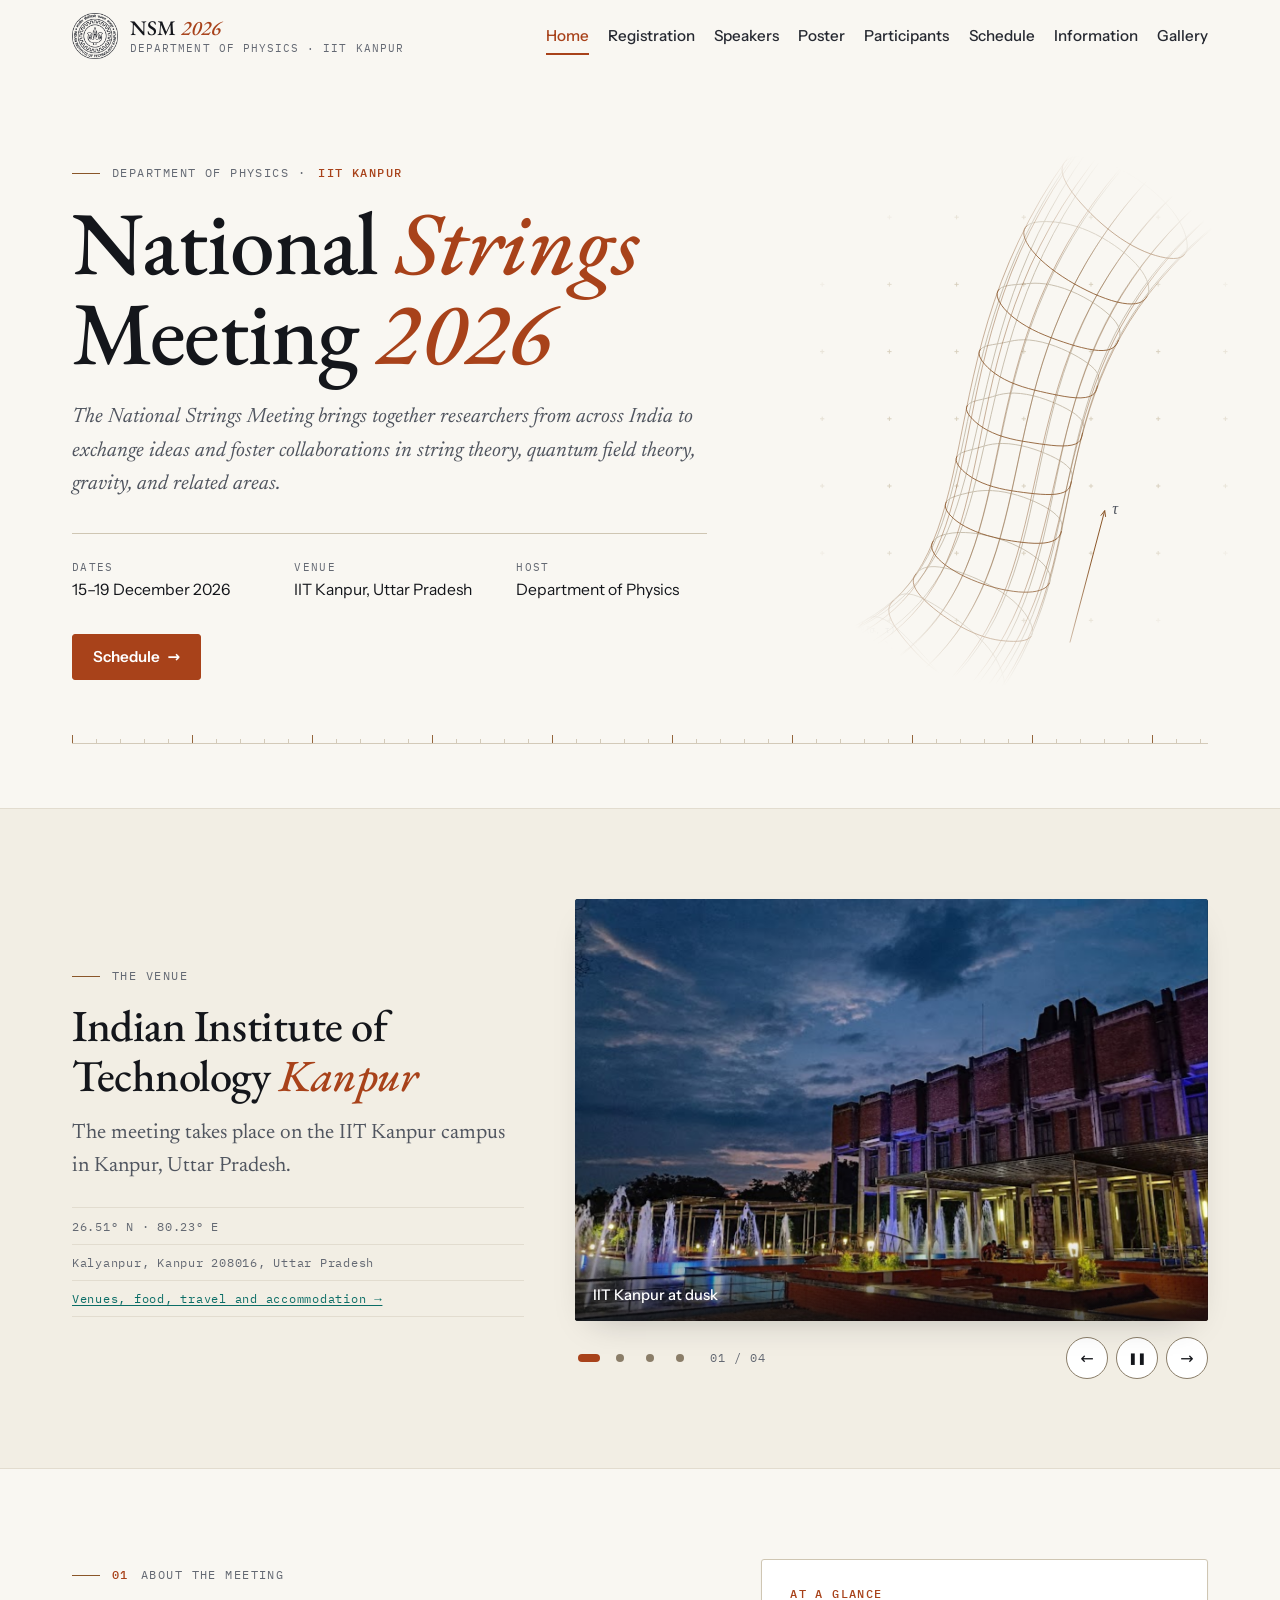
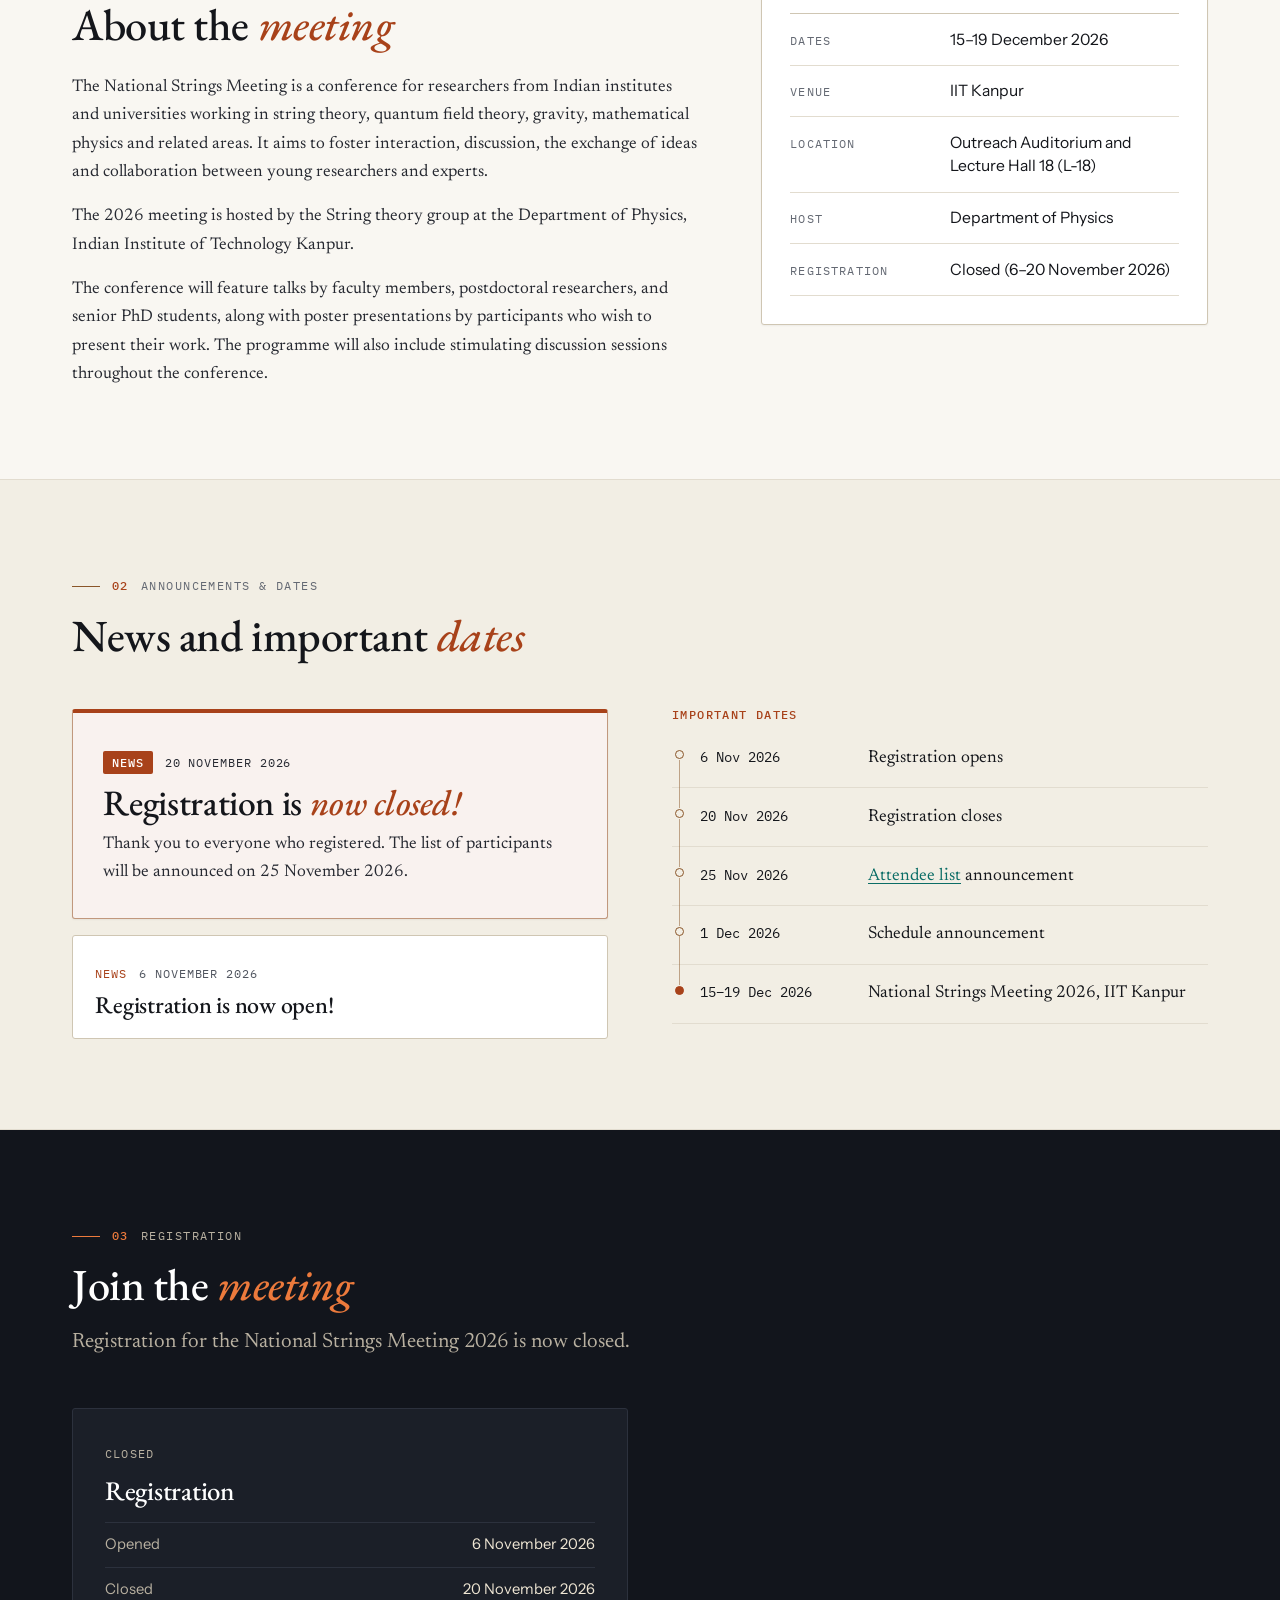
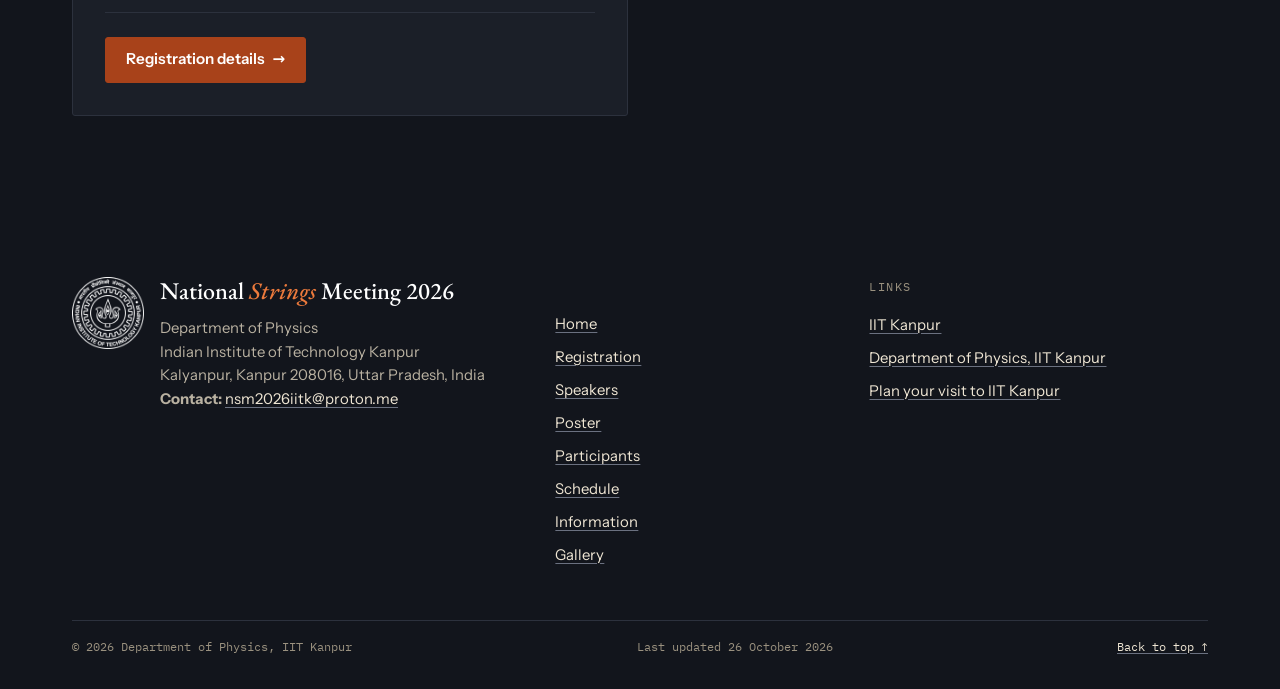
<file: index.html>
<!doctype html>
<html lang="en">
<head>
  <meta charset="utf-8">
  <meta name="viewport" content="width=device-width, initial-scale=1">
  <title>National Strings Meeting 2026 · IIT Kanpur</title>
  <meta name="description" content="National Strings Meeting 2026, 15–19 December 2026, hosted by the String theory group at the Department of Physics, Indian Institute of Technology Kanpur. String theory, quantum field theory, gravity and mathematical physics.">
  <meta name="theme-color" content="#f9f7f2">
  <!-- EVENT DETAILS FOR SEARCH ENGINES (schema.org) — update the dates here if they change -->
  <script type="application/ld+json">
  {
    "@context": "https://schema.org",
    "@type": "Event",
    "name": "National Strings Meeting 2026",
    "description": "A meeting on string theory, quantum field theory, gravity and mathematical physics, hosted by the String theory group at the Department of Physics, IIT Kanpur.",
    "startDate": "2026-12-15",
    "endDate": "2026-12-19",
    "eventAttendanceMode": "https://schema.org/OfflineEventAttendanceMode",
    "eventStatus": "https://schema.org/EventScheduled",
    "location": {
      "@type": "Place",
      "name": "Indian Institute of Technology Kanpur",
      "address": {
        "@type": "PostalAddress",
        "streetAddress": "Kalyanpur",
        "addressLocality": "Kanpur",
        "postalCode": "208016",
        "addressRegion": "Uttar Pradesh",
        "addressCountry": "IN"
      }
    },
    "organizer": {
      "@type": "Organization",
      "name": "Department of Physics, IIT Kanpur",
      "url": "https://www.iitk.ac.in/phy/"
    }
  }
  </script>
  <link rel="icon" href="assets/images/favicon-32.png" sizes="32x32" type="image/png">
  <link rel="icon" href="assets/images/favicon.svg" type="image/svg+xml">
  <link rel="apple-touch-icon" href="assets/images/apple-touch-icon.png">
  <link rel="stylesheet" href="css/style.css">
</head>

<body>
<a class="skip-link" href="#main">Skip to content</a>

<!-- =====================================================================
     HEADER — the same on every page.
     In the visual editor (edit.html) a change made here on one page is
     copied to every page automatically. By hand: change it in every
     .html file.
     aria-current="page" marks the page you are on (orange underline).
     ===================================================================== -->
<header class="masthead">
  <div class="wrap masthead__inner">
    <a class="brand" href="index.html">
      <img src="assets/images/iitk-emblem.png" alt="IIT Kanpur emblem" width="46" height="46">
      <span class="brand__text">
        <span class="brand__name">NSM <em>2026</em></span>
        <span class="brand__host">Department of Physics · IIT Kanpur</span>
      </span>
    </a>
    <button class="menu-toggle" type="button" aria-expanded="false" aria-controls="site-nav">Menu</button>
    <nav class="site-nav" id="site-nav" aria-label="Main">
      <ul>
        <li><a href="index.html" aria-current="page">Home</a></li>
        <li><a href="registration.html">Registration</a></li>
        <li><a href="speakers.html">Speakers</a></li>
        <li><a href="shortlisted.html">Poster</a></li>
        <li><a href="participants.html">Participants</a></li>
        <li><a href="schedule.html">Schedule</a></li>
        <li><a href="venue-organizers.html">Information</a></li>
        <li><a href="gallery.html">Gallery</a></li>
      </ul>
    </nav>
  </div>
</header>

<main id="main">

  <!-- ===================================================================
       HERO — title, key facts and the string animation
       =================================================================== -->
  <section class="hero" aria-labelledby="hero-title">
    <div class="wrap">
      <div class="hero__grid">

        <div class="hero__text">
          <p class="eyebrow">Department of Physics · <b>IIT Kanpur</b></p>
          <h1 class="hero__title" id="hero-title">National <em>Strings</em> Meeting <span class="year">2026</span></h1>

          <p class="lead hero__lede"><em>The National Strings Meeting brings together researchers from across India to exchange ideas and foster collaborations in string theory, quantum field theory, gravity, and related areas.</em></p>

          <!-- KEY FACTS — replace <span class="tba">…</span> with the real text when confirmed -->
          <dl class="hero__facts">
            <div>
              <dt>Dates</dt>
              <dd>15–19 December 2026</dd>
            </div>
            <div>
              <dt>Venue</dt>
              <dd>IIT Kanpur, Uttar Pradesh</dd>
            </div>
            <div>
              <dt>Host</dt>
              <dd>Department of Physics</dd>
            </div>
          </dl>

          <div class="hero__actions">
            <a class="btn btn--primary" href="schedule.html">Schedule <span aria-hidden="true">→</span></a>
          </div>
        </div>

        <!-- ===============================================================
             STRING ANIMATION
             Drawn by js/string-animation.js inside the <svg> below.
             Size, position and colours: css/style.css, section 4.
             For the original dark version, change class="string-figure …"
             to class="string-figure string-figure--night …".
             =============================================================== -->
        <figure class="string-figure hero__figure">
          <div class="string-figure__canvas" aria-hidden="true">
            <svg data-string-animation viewBox="0 0 1000 1000" preserveAspectRatio="xMidYMid meet" focusable="false"></svg>
          </div>
        </figure>

      </div>
      <div class="measure-line" aria-hidden="true"></div>
    </div>
  </section>


  <!-- ===================================================================
       THE VENUE — IIT Kanpur, with a slideshow of campus photographs
       (the campus map is on venue-organizers.html)
       =================================================================== -->
  <section class="band band--alt" id="campus" aria-labelledby="campus-title">
    <div class="wrap campus">

      <div class="campus__text">
        <p class="eyebrow">The venue</p>
        <h2 id="campus-title">Indian Institute of Technology <em>Kanpur</em></h2>
        <p class="lead mt-4">The meeting takes place on the IIT Kanpur campus in Kanpur, Uttar Pradesh.</p>
        <ul class="campus__coords mt-5">
          <li>26.51° N · 80.23° E</li>
          <li>Kalyanpur, Kanpur 208016, Uttar Pradesh</li>
          <li><a href="venue-organizers.html">Venues, food, travel and accommodation →</a></li>
        </ul>
      </div>

      <!-- ===============================================================
           IIT KANPUR — PHOTO SLIDESHOW
           The photos fade from one to the next every few seconds; visitors
           can also use the arrows, the dots, a swipe or the arrow keys,
           and pause it. Run by js/slideshow.js. Size: css/style.css 9.1.

           ▸ CHANGE A PHOTO: replace the file in assets/images/campus/ or
             change src="…". Update alt="…" (what the photo shows, for
             screen readers) and the caption in <figcaption>.
           ▸ ADD A PHOTO: copy one <li class="slide"> … </li> block.
           ▸ REMOVE A PHOTO: delete its <li class="slide"> … </li> block.
           ▸ ORDER: the first <li> (the one with class="slide is-active")
             is shown first; keep "is-active" on exactly one slide.
           ▸ VERY WIDE OR TALL PHOTO: add  data-fit="contain"  to its <li>;
             it is then shown whole, over a soft blurred copy of itself.
           ▸ SPEED: data-interval="6" below = seconds per photo.
           =============================================================== -->
      <div class="slideshow" data-slideshow data-interval="6" aria-roledescription="carousel" aria-label="Photographs of IIT Kanpur">
        <ul class="slideshow__slides">
          <li class="slide is-active">
            <figure>
              <img src="assets/images/campus/campus-1.jpg" width="824" height="464" decoding="async" alt="A brick building on the IIT Kanpur campus lit up at dusk, with fountains in the foreground">
              <figcaption>IIT Kanpur at dusk</figcaption>
            </figure>
          </li>
          <li class="slide">
            <figure>
              <img src="assets/images/campus/campus-2.jpg" width="1200" height="900" decoding="async" alt="A tall red-brick building with concrete bands on the IIT Kanpur campus, framed by trees">
              <figcaption>IIT Kanpur campus</figcaption>
            </figure>
          </li>
          <li class="slide">
            <figure>
              <img src="assets/images/campus/campus-3.jpg" width="549" height="364" decoding="async" alt="A red-brick building with saw-tooth roofs beside a lawn on the IIT Kanpur campus">
              <figcaption>IIT Kanpur campus</figcaption>
            </figure>
          </li>
          <li class="slide" data-fit="contain">
            <figure>
              <img src="assets/images/campus/campus-4.jpg" width="870" height="229" decoding="async" alt="Inside a lecture hall at IIT Kanpur: rows of seats facing a stage and a projection screen">
              <figcaption>A Lecture Hall at IIT Kanpur</figcaption>
            </figure>
          </li>
        </ul>
      </div>

    </div>
  </section>


  <!-- ===================================================================
       01 · ABOUT THE MEETING
       =================================================================== -->
  <section class="band about" id="about" aria-labelledby="about-title">
    <div class="wrap split">

      <div>
        <p class="eyebrow"><b>01</b> About the meeting</p>
        <h2 id="about-title">About the <em>meeting</em></h2>

        <div class="prose mt-5">
          <p>The National Strings Meeting is a conference for researchers from Indian institutes and universities working in string theory, quantum field theory, gravity, mathematical physics and related areas. It aims to foster interaction, discussion, the exchange of ideas and collaboration between young researchers and experts.</p>
          <p>The 2026 meeting is hosted by the String theory group at the Department of Physics, Indian Institute of Technology Kanpur.</p>
          <p>The conference will feature talks by faculty members, postdoctoral researchers, and senior PhD students, along with poster presentations by participants who wish to present their work. The programme will also include stimulating discussion sessions throughout the conference.</p>
        </div>
      </div>

      <div class="about__aside">
        <div class="card">
          <h3 class="card__kicker">At a glance</h3>
          <!-- EDIT: replace each <span class="tba">…</span> when the detail is confirmed -->
          <dl class="facts">
            <div><dt>Dates</dt><dd>15–19 December 2026</dd></div>
            <div><dt>Venue</dt><dd>IIT Kanpur</dd></div>
            <div><dt>Location</dt><dd>Outreach Auditorium and Lecture Hall 18 (L-18)</dd></div>
            <div><dt>Host</dt><dd>Department of Physics</dd></div>
            <div><dt>Registration</dt><dd>Closed (6–<time datetime="2026-11-20">20 November 2026</time>)</dd></div>
          </dl>
        </div>
      </div>

    </div>
  </section>


  <!-- ===================================================================
       02 · ANNOUNCEMENTS AND IMPORTANT DATES
       =================================================================== -->
  <section class="band band--alt" id="news" aria-labelledby="news-title">
    <div class="wrap">
      <div class="section-head">
        <p class="eyebrow"><b>02</b> Announcements &amp; dates</p>
        <h2 id="news-title">News and important <em>dates</em></h2>
      </div>

      <div class="split split--even">

        <div>
          <h3 class="visually-hidden">Announcements</h3>
          <!-- ANNOUNCEMENTS — newest first. Copy a whole <li class="news-item"> block to add one.
               Template:
               <li class="news-item">
                 <p class="news-item__meta"><span class="news-item__label">Registration</span><time datetime="2026-11-01">1 November 2026</time></p>
                 <h3>Registration is open</h3>
                 <p>Short text. <a href="registration.html">Link</a>.</p>
               </li>
          -->
          <ul class="news-list">
            <li class="news-item news-item--highlight">
              <p class="news-item__meta"><span class="news-item__label">News<span class="visually-hidden">:</span></span><time datetime="2026-11-20">20 November 2026</time></p>
              <h3>Registration is <em>now closed!</em></h3>
              <p>Thank you to everyone who registered. The list of participants will be announced on <time datetime="2026-11-25">25 November 2026</time>.</p>
            </li>
            <li class="news-item">
              <p class="news-item__meta"><span class="news-item__label">News<span class="visually-hidden">:</span></span><time datetime="2026-11-06">6 November 2026</time></p>
              <h3>Registration is now open!</h3>
            </li>
          </ul>
        </div>

        <div>
          <h3 class="card__kicker">Important dates</h3>
          <!-- IMPORTANT DATES — one <li> per date. Replace <span class="tba">…</span> with e.g. 15 November 2026.
               Add class="is-key" to highlight a date (orange dot). -->
          <ol class="dates">
            <li><span class="when"><time datetime="2026-11-06">6 Nov 2026</time></span><span class="what">Registration opens</span></li>
            <li><span class="when"><time datetime="2026-11-20">20 Nov 2026</time></span><span class="what">Registration closes</span></li>
            <li><span class="when"><time datetime="2026-11-25">25 Nov 2026</time></span><span class="what"><a href="participants.html">Attendee list</a> announcement</span></li>
            <li><span class="when"><time datetime="2026-12-01">1 Dec 2026</time></span><span class="what">Schedule announcement</span></li>
            <li class="is-key"><span class="when"><time datetime="2026-12-15">15–19 Dec 2026</time></span><span class="what">National Strings Meeting 2026, IIT Kanpur</span></li>
          </ol>
        </div>

      </div>
    </div>
  </section>


  <!-- ===================================================================
       03 · REGISTRATION (summary; full details on registration.html)
       =================================================================== -->
  <section class="band band--night" id="register" aria-labelledby="register-title">
    <div class="wrap">
      <div class="section-head">
        <p class="eyebrow"><b>03</b> Registration</p>
        <h2 id="register-title">Join the <em>meeting</em></h2>
        <p class="lead">Registration for the National Strings Meeting 2026 is now closed.</p>
      </div>

      <div class="reg-cards">
        <article class="reg-card">
          <p class="status">Closed</p>
          <h3>Registration</h3>
          <dl>
            <div><dt>Opened</dt><dd><time datetime="2026-11-06">6 November 2026</time></dd></div>
            <div><dt>Closed</dt><dd><time datetime="2026-11-20">20 November 2026</time></dd></div>
          </dl>
          <a class="btn btn--light btn--primary" href="registration.html#registration">Registration details <span aria-hidden="true">→</span></a>
        </article>
      </div>
    </div>
  </section>


  <!-- ===================================================================
       04 · SPONSORS
       One <li> per sponsor. Order on the page = order here.
       Logos go in assets/images/sponsors/ (PNG or SVG, transparent
       background, about 400 px wide).

       TEMPLATE (copy, paste, edit; remove href="…" if there is no link):
       <li><a class="sponsor" href="https://sponsor.example.org">
         <img src="assets/images/sponsors/sponsor-name.png" alt="Sponsor name" loading="lazy">
         <span class="sponsor__name">Sponsor name</span>
         <span class="sponsor__type">Sponsor</span>
       </a></li>

       Delete the "to be announced" tiles as sponsors are added.
       The section is HIDDEN for now (the word "hidden" in its <section>
       tag). Delete that word to show it again.
       =================================================================== -->
  <section class="band band--alt" id="sponsors" aria-labelledby="sponsors-title" hidden>
    <div class="wrap">
      <div class="section-head">
        <p class="eyebrow"><b>04</b> Sponsors</p>
        <h2 id="sponsors-title">Sponsors and <em>support</em></h2>
        <p class="lead">Organisations supporting the meeting will be acknowledged here.</p>
      </div>

      <ul class="sponsors">
        <li><a class="sponsor" href="https://www.iitk.ac.in/phy/">
          <img src="assets/images/iitk-emblem.png" alt="" width="64" height="64">
          <span class="sponsor__name">Department of Physics, IIT Kanpur</span>
          <span class="sponsor__type">Host</span>
        </a></li>
        <li><div class="sponsor sponsor--tba"><span class="tba">Sponsor TBA</span></div></li>
        <li><div class="sponsor sponsor--tba"><span class="tba">Sponsor TBA</span></div></li>
        <li><div class="sponsor sponsor--tba"><span class="tba">Sponsor TBA</span></div></li>
      </ul>

      <p class="sponsors-note">For sponsorship enquiries, please write to the organisers at <a href="mailto:nsm2026iitk@proton.me">nsm2026iitk@proton.me</a>.</p>
    </div>
  </section>

</main>

<!-- =====================================================================
     FOOTER — the same on every page.
     In the visual editor (edit.html) a change made here on one page is
     copied to every page automatically. By hand: change it in every
     .html file.
     ===================================================================== -->
<footer class="site-footer">
  <div class="wrap">
    <div class="footer__grid">
      <div class="footer__brand">
        <img src="assets/images/iitk-emblem-white.png" alt="IIT Kanpur emblem" width="72" height="72">
        <div>
          <p class="footer__name">National <em>Strings</em> Meeting 2026</p>
          <address>
            Department of Physics<br>
            Indian Institute of Technology Kanpur<br>
            Kalyanpur, Kanpur 208016, Uttar Pradesh, India<br>
            <b>Contact:</b> <a href="mailto:nsm2026iitk@proton.me">nsm2026iitk@proton.me</a>
          </address>
        </div>
      </div>

      <div>
        <ul class="footer__list">
          <li><a href="index.html">Home</a></li>
          <li><a href="registration.html">Registration</a></li>
          <li><a href="speakers.html">Speakers</a></li>
          <li><a href="shortlisted.html">Poster</a></li>
          <li><a href="participants.html">Participants</a></li>
          <li><a href="schedule.html">Schedule</a></li>
          <li><a href="venue-organizers.html">Information</a></li>
          <li><a href="gallery.html">Gallery</a></li>
        </ul>
      </div>

      <div>
        <p class="footer__title">Links</p>
        <ul class="footer__list">
          <li><a href="https://www.iitk.ac.in/">IIT Kanpur</a></li>
          <li><a href="https://www.iitk.ac.in/phy/">Department of Physics, IIT Kanpur</a></li>
          <li><a href="https://www.iitk.ac.in/visitors">Plan your visit to IIT Kanpur</a></li>
        </ul>
      </div>
    </div>

    <div class="footer__base">
      <p>© 2026 Department of Physics, IIT Kanpur</p>
      <p>Last updated 26 October 2026</p>
      <p><a href="#main">Back to top ↑</a></p>
    </div>
  </div>
</footer>

<script src="js/string-animation.js" defer></script>
<script src="js/slideshow.js" defer></script>
<script src="js/main.js" defer></script>
</body>
</html>
</file>
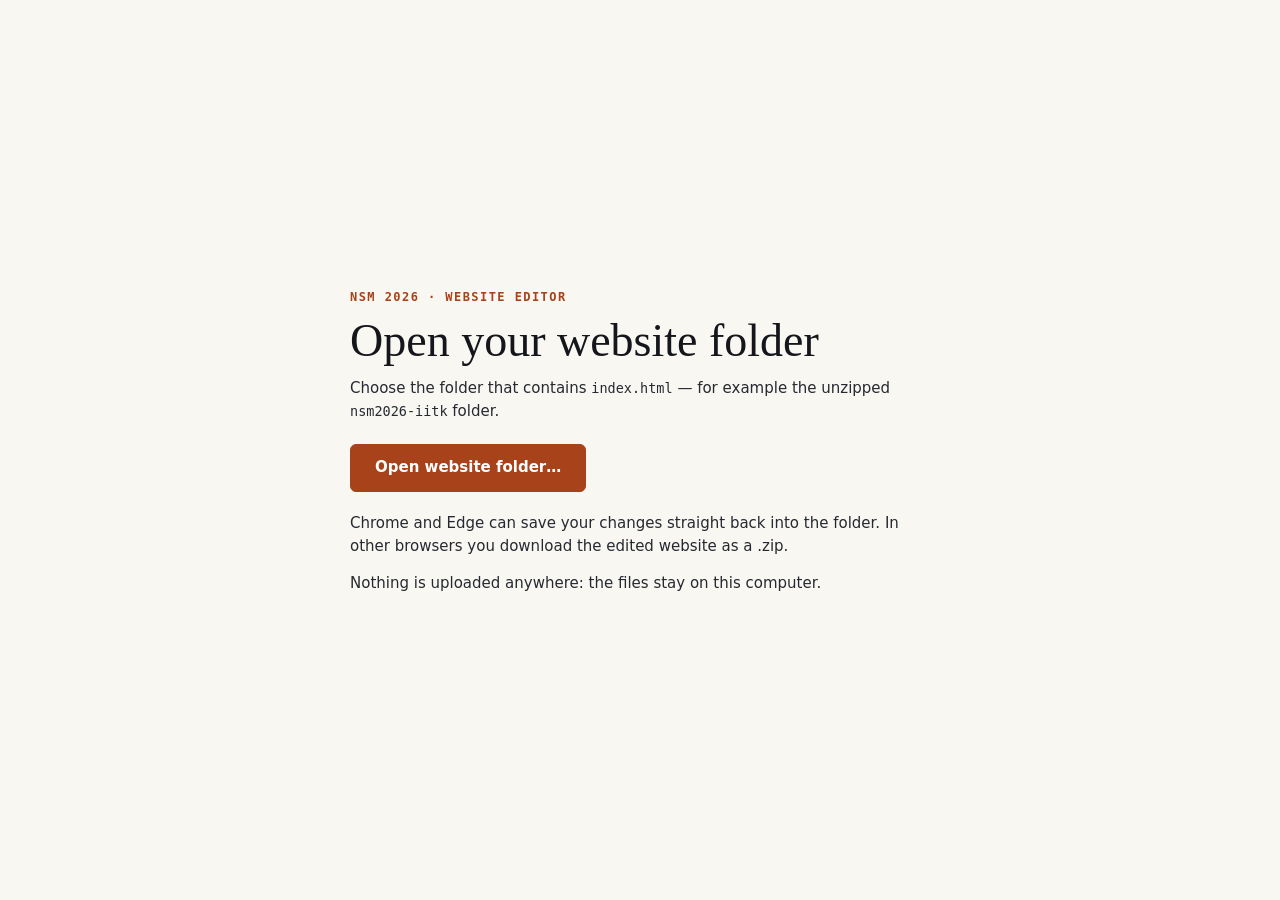
<file: edit.html>
<!doctype html>
<html lang="en">
<head>
  <meta charset="utf-8">
  <meta name="viewport" content="width=device-width, initial-scale=1">
  <meta name="robots" content="noindex, nofollow">
  <title>NSM 2026 · website editor</title>
  <!-- =====================================================================
       WEBSITE EDITOR
       Double-click this file to open it in Chrome, Edge or Firefox, then
       choose your website folder (the folder that contains index.html).
       Edit the pages visually, then Save (Chrome and Edge write straight
       into the folder; other browsers download a .zip).
       The editor itself is js/editor.js. Visitors never see it, and you do
       not need to upload edit.html or js/editor.js to the server.
       ===================================================================== -->
  <script src="js/editor.js" defer></script>
</head>
<body>
  <noscript><p style="font: 16px/1.5 system-ui, sans-serif; padding: 2rem;">The website editor needs JavaScript.</p></noscript>
</body>
</html>
</file>
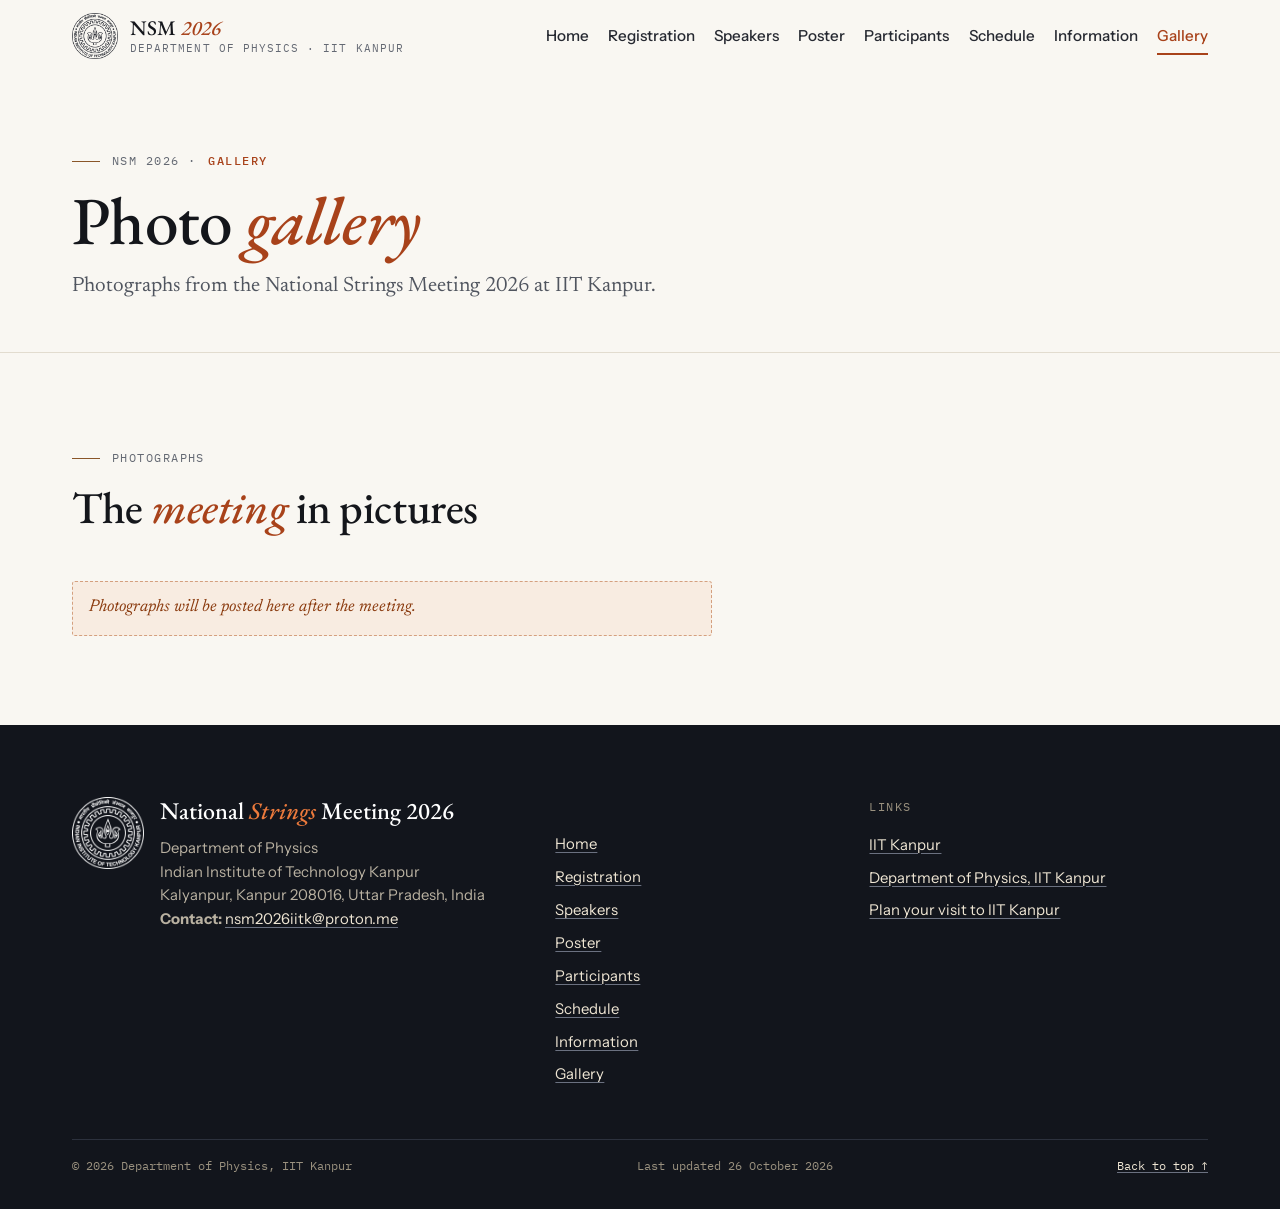
<file: gallery.html>
<!doctype html>
<html lang="en">
<head>
  <meta charset="utf-8">
  <meta name="viewport" content="width=device-width, initial-scale=1">
  <title>Gallery · National Strings Meeting 2026 · IIT Kanpur</title>
  <meta name="description" content="Photographs from the National Strings Meeting 2026 at IIT Kanpur.">
  <meta name="theme-color" content="#f9f7f2">
  <link rel="icon" href="assets/images/favicon-32.png" sizes="32x32" type="image/png">
  <link rel="icon" href="assets/images/favicon.svg" type="image/svg+xml">
  <link rel="apple-touch-icon" href="assets/images/apple-touch-icon.png">
  <link rel="stylesheet" href="css/style.css">
</head>

<body>
<a class="skip-link" href="#main">Skip to content</a>

<!-- =====================================================================
     HEADER — the same on every page.
     In the visual editor (edit.html) a change made here on one page is
     copied to every page automatically. By hand: change it in every
     .html file.
     aria-current="page" marks the page you are on (orange underline).
     ===================================================================== -->
<header class="masthead">
  <div class="wrap masthead__inner">
    <a class="brand" href="index.html">
      <img src="assets/images/iitk-emblem.png" alt="IIT Kanpur emblem" width="46" height="46">
      <span class="brand__text">
        <span class="brand__name">NSM <em>2026</em></span>
        <span class="brand__host">Department of Physics · IIT Kanpur</span>
      </span>
    </a>
    <button class="menu-toggle" type="button" aria-expanded="false" aria-controls="site-nav">Menu</button>
    <nav class="site-nav" id="site-nav" aria-label="Main">
      <ul>
        <li><a href="index.html">Home</a></li>
        <li><a href="registration.html">Registration</a></li>
        <li><a href="speakers.html">Speakers</a></li>
        <li><a href="shortlisted.html">Poster</a></li>
        <li><a href="participants.html">Participants</a></li>
        <li><a href="schedule.html">Schedule</a></li>
        <li><a href="venue-organizers.html">Information</a></li>
        <li><a href="gallery.html" aria-current="page">Gallery</a></li>
      </ul>
    </nav>
  </div>
</header>

<main id="main">

  <!-- ===================================================================
       PAGE TITLE
       =================================================================== -->
  <header class="page-head">
    <div class="wrap">
      <p class="eyebrow">NSM 2026 · <b>Gallery</b></p>
      <h1>Photo <em>gallery</em></h1>
      <p class="lead">Photographs from the National Strings Meeting 2026 at IIT Kanpur.</p>
    </div>
  </header>


  <!-- ===================================================================
       PHOTOS
       ▸ EASIEST: open the visual editor (edit.html), go to this page and
         choose Page → Add photos to the gallery. You can pick many photos
         at once: each is scaled to web size, a small copy is made for the
         grid, and a caption is added that you can then change.
       ▸ BY HAND: put the photo in assets/images/gallery/ and a smaller copy
         (about 800 px wide) in assets/images/gallery/thumbs/, then copy
         this TEMPLATE inside <ul class="gallery" data-gallery>:
         <li class="gallery__item">
           <figure>
             <a class="gallery__link" href="assets/images/gallery/photo.jpg"><img src="assets/images/gallery/thumbs/photo.jpg" alt="What the photo shows" width="800" height="533" loading="lazy" decoding="async"></a>
             <figcaption>Caption</figcaption>
           </figure>
         </li>
         Without a small copy, use the same file in both places.
       ▸ The order on the page is the order here.
       ▸ A click on a photo opens it large; visitors can move through all
         photos of the gallery with the arrows (js/gallery.js).
       ▸ The note "Photographs … will be posted here" disappears by itself
         as soon as the first photo is added.
       ▸ SEVERAL GROUPS (for example one per day): copy this whole
         <section> … </section>, change its heading and give it a new id.
       ▸ Tile size and shape: css/style.css, section 12b.
       =================================================================== -->
  <section class="band" id="photos" aria-labelledby="photos-title">
    <div class="wrap">
      <div class="section-head">
        <p class="eyebrow">Photographs</p>
        <h2 id="photos-title">The <em>meeting</em> in pictures</h2>
      </div>

      <ul class="gallery" data-gallery>
      </ul>
      <p class="tba-note gallery-empty">Photographs will be posted here after the meeting.</p>
    </div>
  </section>

</main>


<!-- =====================================================================
     FOOTER — the same on every page.
     In the visual editor (edit.html) a change made here on one page is
     copied to every page automatically. By hand: change it in every
     .html file.
     ===================================================================== -->
<footer class="site-footer">
  <div class="wrap">
    <div class="footer__grid">
      <div class="footer__brand">
        <img src="assets/images/iitk-emblem-white.png" alt="IIT Kanpur emblem" width="72" height="72">
        <div>
          <p class="footer__name">National <em>Strings</em> Meeting 2026</p>
          <address>
            Department of Physics<br>
            Indian Institute of Technology Kanpur<br>
            Kalyanpur, Kanpur 208016, Uttar Pradesh, India<br>
            <b>Contact:</b> <a href="mailto:nsm2026iitk@proton.me">nsm2026iitk@proton.me</a>
          </address>
        </div>
      </div>

      <div>
        <ul class="footer__list">
          <li><a href="index.html">Home</a></li>
          <li><a href="registration.html">Registration</a></li>
          <li><a href="speakers.html">Speakers</a></li>
          <li><a href="shortlisted.html">Poster</a></li>
          <li><a href="participants.html">Participants</a></li>
          <li><a href="schedule.html">Schedule</a></li>
          <li><a href="venue-organizers.html">Information</a></li>
          <li><a href="gallery.html">Gallery</a></li>
        </ul>
      </div>

      <div>
        <p class="footer__title">Links</p>
        <ul class="footer__list">
          <li><a href="https://www.iitk.ac.in/">IIT Kanpur</a></li>
          <li><a href="https://www.iitk.ac.in/phy/">Department of Physics, IIT Kanpur</a></li>
          <li><a href="https://www.iitk.ac.in/visitors">Plan your visit to IIT Kanpur</a></li>
        </ul>
      </div>
    </div>

    <div class="footer__base">
      <p>© 2026 Department of Physics, IIT Kanpur</p>
      <p>Last updated 26 October 2026</p>
      <p><a href="#main">Back to top ↑</a></p>
    </div>
  </div>
</footer>

<script src="js/gallery.js" defer></script>
<script src="js/main.js" defer></script>
</body>
</html>
</file>
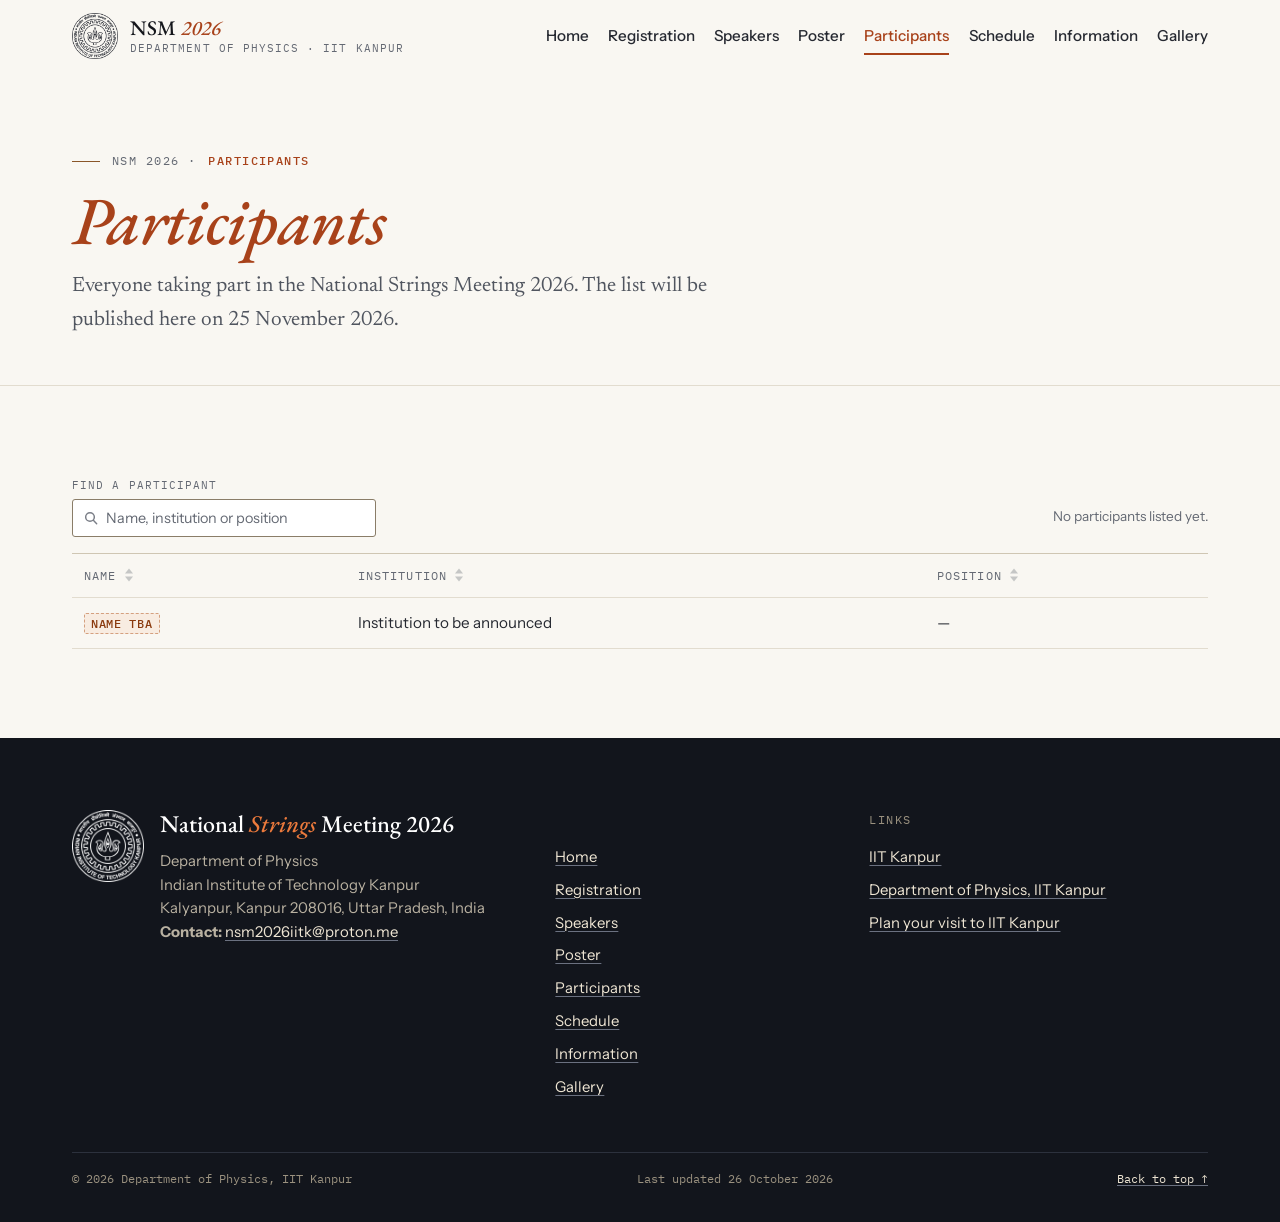
<file: participants.html>
<!doctype html>
<html lang="en">
<head>
  <meta charset="utf-8">
  <meta name="viewport" content="width=device-width, initial-scale=1">
  <title>Participants · National Strings Meeting 2026 · IIT Kanpur</title>
  <meta name="description" content="List of participants of the National Strings Meeting 2026, IIT Kanpur, 15–19 December 2026.">
  <meta name="theme-color" content="#f9f7f2">
  <link rel="icon" href="assets/images/favicon-32.png" sizes="32x32" type="image/png">
  <link rel="icon" href="assets/images/favicon.svg" type="image/svg+xml">
  <link rel="apple-touch-icon" href="assets/images/apple-touch-icon.png">
  <link rel="stylesheet" href="css/style.css">
</head>

<body>
<a class="skip-link" href="#main">Skip to content</a>

<!-- =====================================================================
     HEADER — the same on every page.
     In the visual editor (edit.html) a change made here on one page is
     copied to every page automatically. By hand: change it in every
     .html file.
     aria-current="page" marks the page you are on (orange underline).
     ===================================================================== -->
<header class="masthead">
  <div class="wrap masthead__inner">
    <a class="brand" href="index.html">
      <img src="assets/images/iitk-emblem.png" alt="IIT Kanpur emblem" width="46" height="46">
      <span class="brand__text">
        <span class="brand__name">NSM <em>2026</em></span>
        <span class="brand__host">Department of Physics · IIT Kanpur</span>
      </span>
    </a>
    <button class="menu-toggle" type="button" aria-expanded="false" aria-controls="site-nav">Menu</button>
    <nav class="site-nav" id="site-nav" aria-label="Main">
      <ul>
        <li><a href="index.html">Home</a></li>
        <li><a href="registration.html">Registration</a></li>
        <li><a href="speakers.html">Speakers</a></li>
        <li><a href="shortlisted.html">Poster</a></li>
        <li><a href="participants.html" aria-current="page">Participants</a></li>
        <li><a href="schedule.html">Schedule</a></li>
        <li><a href="venue-organizers.html">Information</a></li>
        <li><a href="gallery.html">Gallery</a></li>
      </ul>
    </nav>
  </div>
</header>

<main id="main">

  <!-- ===================================================================
       PAGE TITLE
       =================================================================== -->
  <header class="page-head">
    <div class="wrap">
      <p class="eyebrow">NSM 2026 · <b>Participants</b></p>
      <h1><em>Participants</em></h1>
      <p class="lead">Everyone taking part in the National Strings Meeting 2026. The list will be published here on 25 November 2026. </p>
    </div>
  </header>


  <!-- ===================================================================
       PARTICIPANTS
       One <tr> per person: the name in <th scope="row">, then the
       institution and the position (Faculty, Postdoc or Student) in <td>.
       The order on the page is the order here; visitors can re-sort it by
       clicking the arrow next to Name, Institution or Position (click
       again to reverse). data-sort on each heading switches its arrow on.

       ▸ EASIEST FOR A LONG LIST: open the visual editor (edit.html), go to
         this page and choose  Page → Fill a table from a spreadsheet…
         Copy the rows from Excel or Google Sheets (for example the
         responses of the registration form) and paste them. Choose which
         column holds the name and which the institution; the "TBA" row
         is removed by itself.
       ▸ BY HAND: copy this TEMPLATE inside <tbody>:
         <tr><th scope="row">Firstname Surname</th><td>Institute</td><td>Postdoc</td></tr>
         and delete the "TBA" row when the first real name is added.
       ▸ POSITION: write Faculty, Postdoc or Student. Other words work too
         ("PhD student", "Assistant Professor"): data-rank on the <table>
         lists which words belong to which group, and in which order the
         groups are sorted and counted.
       ▸ ANOTHER COLUMN: in the editor click a cell and use Insert → A new
         column after the clicked cell. By hand: add a <th scope="col"> in
         <thead> and a <td> to every row.
       ▸ The search box, the sorting arrows and the count ("42 participants
         · 10 faculty · 12 postdocs · 20 students") work by themselves
         (js/main.js, section 8).
       =================================================================== -->
  <section class="band" id="participants" aria-label="List of participants">
    <div class="wrap">

      <div class="list-tools" data-list-tools="participants-table">
        <div class="list-tools__field list-tools__field--search">
          <label class="list-tools__label" for="participants-search">Find a participant</label>
          <input class="list-tools__input" id="participants-search" type="search" placeholder="Name, institution or position" autocomplete="off" data-filter-for="participants-table">
        </div>
        <p class="list-tools__count" role="status" data-count-for="participants-table"></p>
      </div>

      <p class="tba-note list-tools__note" data-preview-only hidden>Example names, only for trying the search and the sorting arrows. Visitors do not see them.</p>
      <div class="data-table-wrap">
        <table class="data-table data-table--list" id="participants-table" data-count-label="participant" data-rank-column="2" data-rank="faculty professor lecturer scientist | postdoc post-doc postdoctoral | student phd ph.d scholar">
          <caption class="visually-hidden">Participants of the National Strings Meeting 2026</caption>
          <thead>
            <tr><th scope="col" data-sort="0">Name</th><th scope="col" data-sort="1:group">Institution</th><th scope="col" data-sort="2:rank">Position</th></tr>
          </thead>
          <tbody>
            <tr class="row--tba" data-hide-in-preview><th scope="row"><span class="tba">Name TBA</span></th><td>Institution to be announced</td><td>—</td></tr>

            <!-- EXAMPLES (made-up names, for trying the search and the sorting arrows).
                 Visitors never see them: open participants.html?preview to show them.
                 Delete these rows once the real list is in (the editor's
                 "Fill a table from a spreadsheet" with "Replace" removes them too). -->
            <tr data-preview-only hidden><th scope="row">Aarav Mehta</th><td>IIT Kanpur</td><td>PhD student</td></tr>
            <tr data-preview-only hidden><th scope="row">Ishita Kulkarni</th><td>IISc Bangalore</td><td>Postdoc</td></tr>
            <tr data-preview-only hidden><th scope="row">Kabir Sethi</th><td>TIFR Mumbai</td><td>Faculty</td></tr>
            <tr data-preview-only hidden><th scope="row">Meenal Joshi</th><td>IIT, Kanpur</td><td>Postdoctoral fellow</td></tr>
            <tr data-preview-only hidden><th scope="row">Rohan Pillai</th><td>ICTS Bengaluru</td><td>PhD student</td></tr>
            <tr data-preview-only hidden><th scope="row">Tanvi Deshpande</th><td>IMSc Chennai</td><td>Research scholar</td></tr>
            <tr data-preview-only hidden><th scope="row">Vikram Nair</th><td>HRI Prayagraj</td><td>Assistant Professor</td></tr>
            <tr data-preview-only hidden><th scope="row">Ananya Bose</th><td>IISER Pune</td><td>Student</td></tr>
            <tr data-preview-only hidden><th scope="row">Devansh Iyer</th><td>iit kanpur</td><td>Faculty</td></tr>
            <tr data-preview-only hidden><th scope="row">Pooja Raghavan</th><td>IIT Bombay</td><td>Postdoc</td></tr>
            <tr data-preview-only hidden><th scope="row">Nikhil Malhotra</th><td>IIT Madras</td><td>PhD student</td></tr>
            <tr data-preview-only hidden><th scope="row">Sana Qureshi</th><td>University of Delhi</td><td>Research scholar</td></tr>
            <tr data-preview-only hidden><th scope="row">Harsh Vardhan Singh</th><td>NISER Bhubaneswar</td><td>Postdoc</td></tr>
            <tr data-preview-only hidden><th scope="row">Ritika Chawla</th><td>Chennai Mathematical Institute</td><td>Faculty</td></tr>
            <tr data-preview-only hidden><th scope="row">Aditya Menon</th><td>SINP Kolkata</td><td>Scientist</td></tr>
            <tr data-preview-only hidden><th scope="row">Neha Saxena</th><td>IOP Bhubaneswar</td><td>Postdoctoral fellow</td></tr>
            <tr data-preview-only hidden><th scope="row">Zubin Kapoor</th><td>TIFR Mumbai</td><td>PhD student</td></tr>
            <tr data-preview-only hidden><th scope="row">Lavanya Srinivasan</th><td>IISc Bangalore</td><td>Faculty</td></tr>
            <tr data-preview-only hidden><th scope="row">Farhan Ali</th><td>IIT Kanpur</td><td>Student</td></tr>
            <tr data-preview-only hidden><th scope="row">Gauri Patwardhan</th><td>ICTS Bengaluru</td><td>Postdoc</td></tr>
            <tr data-preview-only hidden><th scope="row">Yash Agarwal</th><td>HRI Prayagraj</td><td>PhD student</td></tr>
            <tr data-preview-only hidden><th scope="row">Esha Banerjee</th><td>IISER Pune</td><td>Assistant Professor</td></tr>
            <tr data-preview-only hidden><th scope="row">Omkar Shinde</th><td>IIT Bombay</td><td>Research scholar</td></tr>
            <tr data-preview-only hidden><th scope="row">Bhavya Reddy</th><td>IMSc Chennai</td><td>Postdoc</td></tr>
            <tr data-preview-only hidden><th scope="row">Chirag Thakur</th><td>IIT Kanpur</td><td>Professor</td></tr>
            <tr data-preview-only hidden><th scope="row">Mira Fernandes</th><td>University of Delhi</td><td>Student</td></tr>
          </tbody>
        </table>
      </div>
    </div>
  </section>

</main>


<!-- =====================================================================
     FOOTER — the same on every page.
     In the visual editor (edit.html) a change made here on one page is
     copied to every page automatically. By hand: change it in every
     .html file.
     ===================================================================== -->
<footer class="site-footer">
  <div class="wrap">
    <div class="footer__grid">
      <div class="footer__brand">
        <img src="assets/images/iitk-emblem-white.png" alt="IIT Kanpur emblem" width="72" height="72">
        <div>
          <p class="footer__name">National <em>Strings</em> Meeting 2026</p>
          <address>
            Department of Physics<br>
            Indian Institute of Technology Kanpur<br>
            Kalyanpur, Kanpur 208016, Uttar Pradesh, India<br>
            <b>Contact:</b> <a href="mailto:nsm2026iitk@proton.me">nsm2026iitk@proton.me</a>
          </address>
        </div>
      </div>

      <div>
        <ul class="footer__list">
          <li><a href="index.html">Home</a></li>
          <li><a href="registration.html">Registration</a></li>
          <li><a href="speakers.html">Speakers</a></li>
          <li><a href="shortlisted.html">Poster</a></li>
          <li><a href="participants.html">Participants</a></li>
          <li><a href="schedule.html">Schedule</a></li>
          <li><a href="venue-organizers.html">Information</a></li>
          <li><a href="gallery.html">Gallery</a></li>
        </ul>
      </div>

      <div>
        <p class="footer__title">Links</p>
        <ul class="footer__list">
          <li><a href="https://www.iitk.ac.in/">IIT Kanpur</a></li>
          <li><a href="https://www.iitk.ac.in/phy/">Department of Physics, IIT Kanpur</a></li>
          <li><a href="https://www.iitk.ac.in/visitors">Plan your visit to IIT Kanpur</a></li>
        </ul>
      </div>
    </div>

    <div class="footer__base">
      <p>© 2026 Department of Physics, IIT Kanpur</p>
      <p>Last updated 26 October 2026</p>
      <p><a href="#main">Back to top ↑</a></p>
    </div>
  </div>
</footer>

<script src="js/main.js" defer></script>
</body>
</html>
</file>
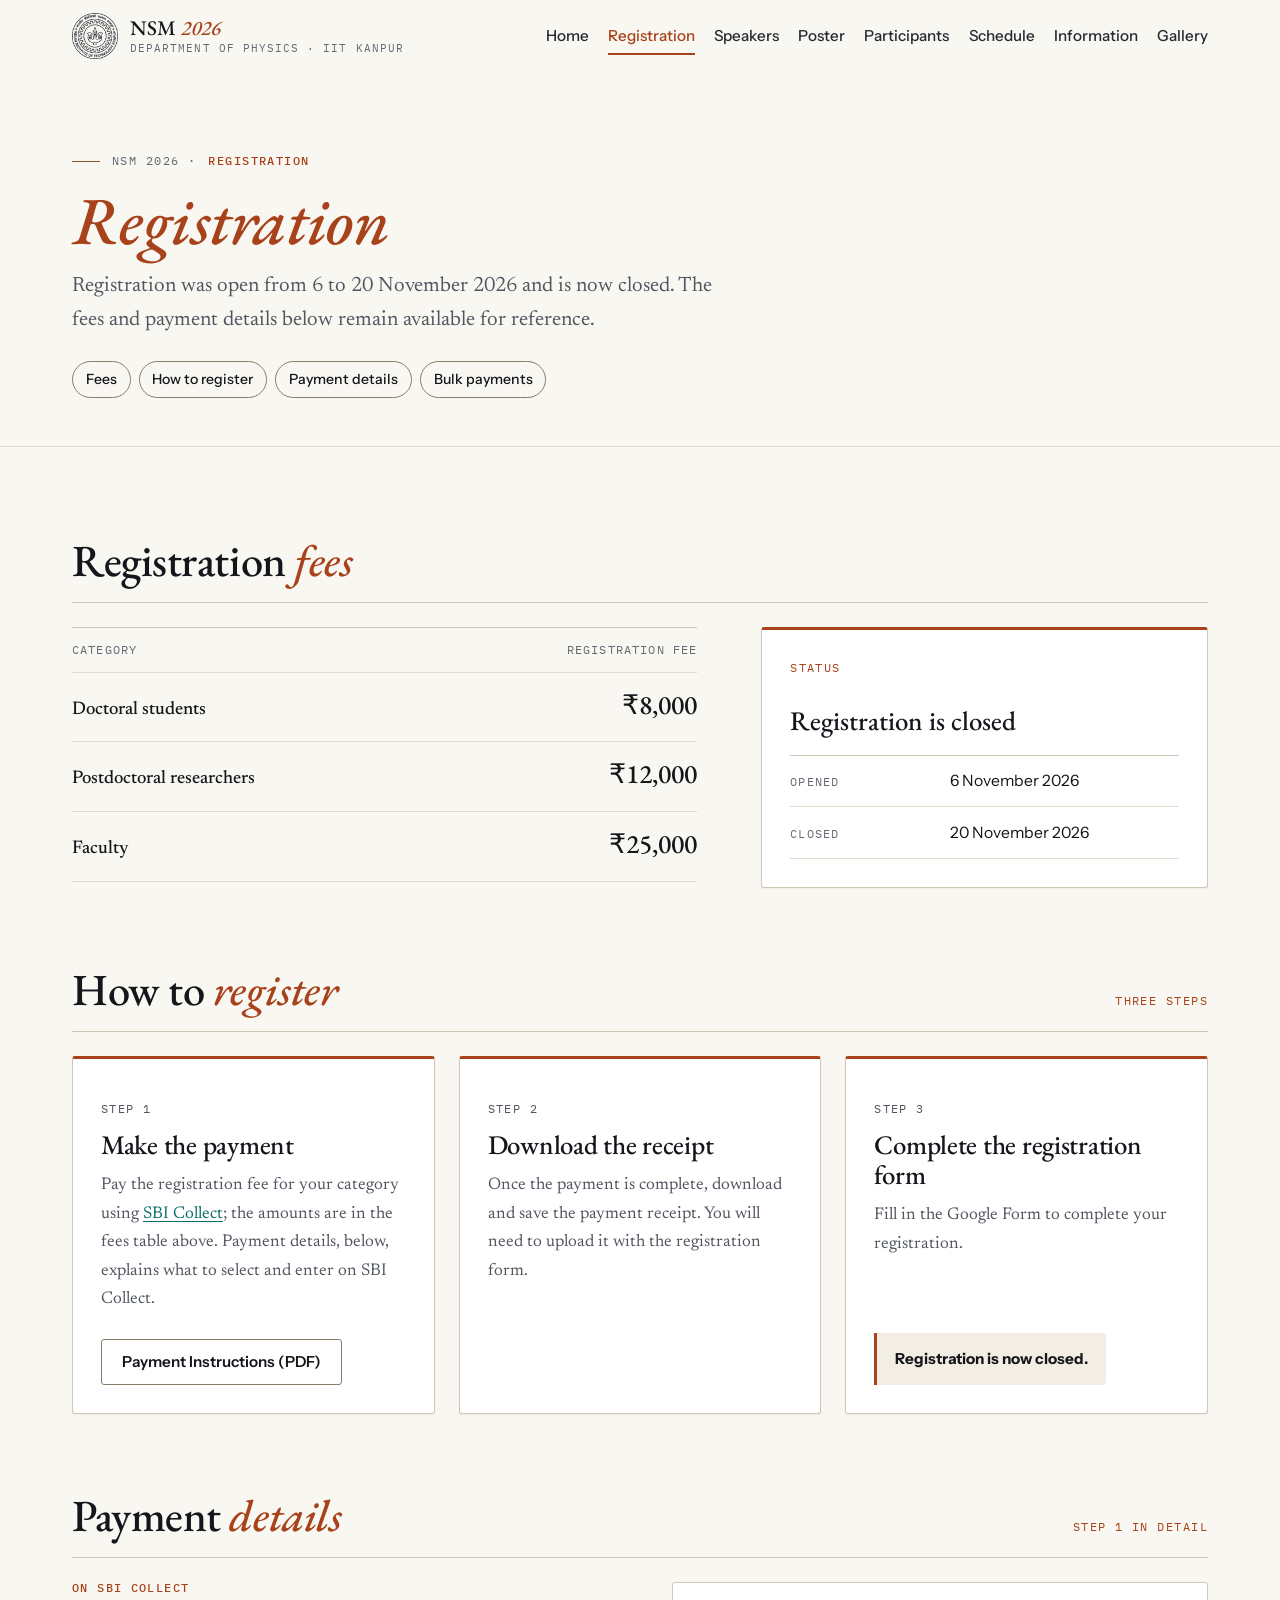
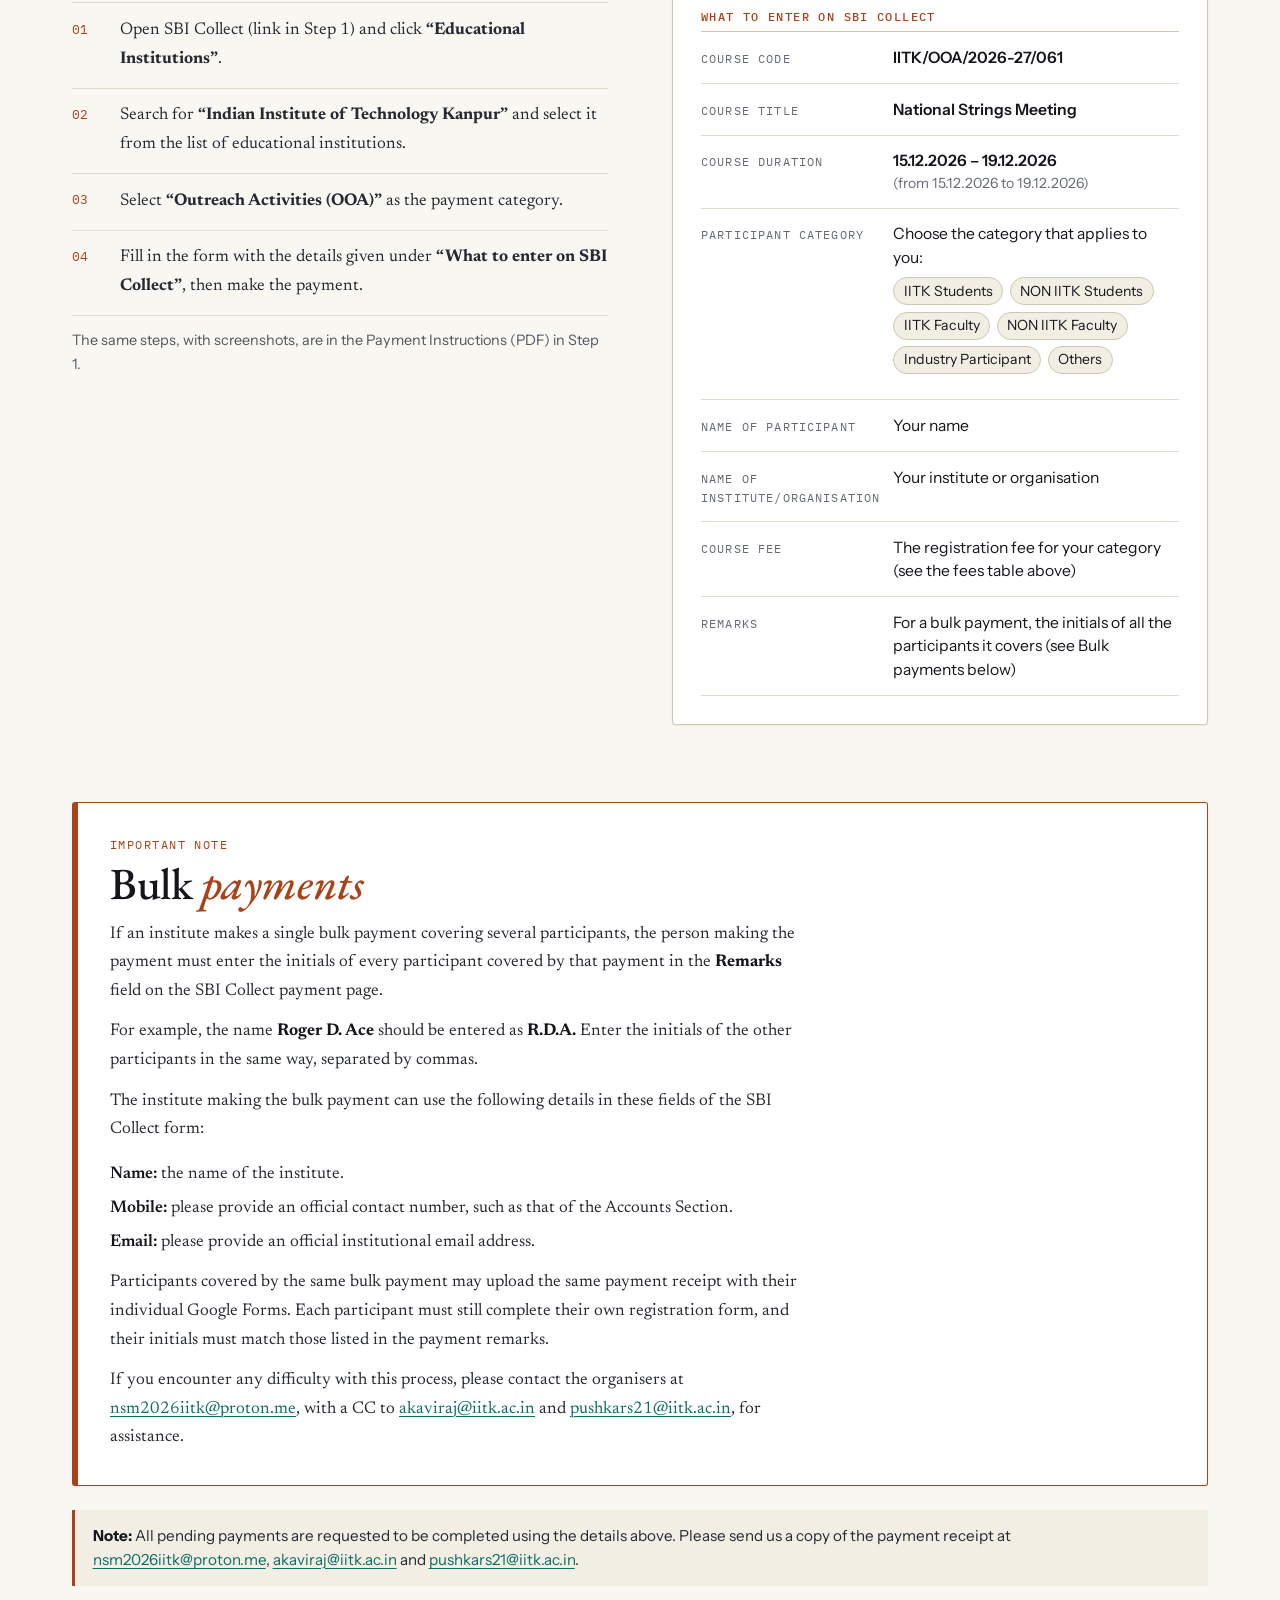
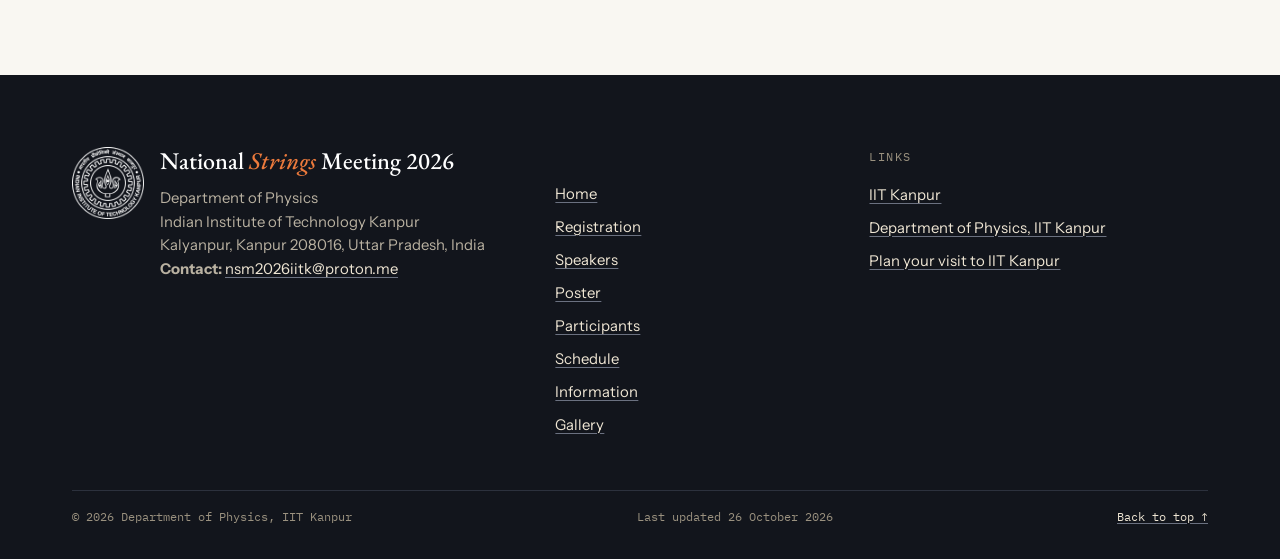
<file: registration.html>
<!doctype html>
<html lang="en">
<head>
  <meta charset="utf-8">
  <meta name="viewport" content="width=device-width, initial-scale=1">
  <title>Registration · National Strings Meeting 2026 · IIT Kanpur</title>
  <meta name="description" content="Registration for the National Strings Meeting 2026 at IIT Kanpur, 15–19 December 2026: fees, payment through SBI Collect and the registration form. Registration closed on 20 November 2026.">
  <meta name="theme-color" content="#f9f7f2">
  <link rel="icon" href="assets/images/favicon-32.png" sizes="32x32" type="image/png">
  <link rel="icon" href="assets/images/favicon.svg" type="image/svg+xml">
  <link rel="apple-touch-icon" href="assets/images/apple-touch-icon.png">
  <link rel="stylesheet" href="css/style.css">
</head>

<body>
<a class="skip-link" href="#main">Skip to content</a>

<!-- =====================================================================
     HEADER — the same on every page.
     In the visual editor (edit.html) a change made here on one page is
     copied to every page automatically. By hand: change it in every
     .html file.
     aria-current="page" marks the page you are on (orange underline).
     ===================================================================== -->
<header class="masthead">
  <div class="wrap masthead__inner">
    <a class="brand" href="index.html">
      <img src="assets/images/iitk-emblem.png" alt="IIT Kanpur emblem" width="46" height="46">
      <span class="brand__text">
        <span class="brand__name">NSM <em>2026</em></span>
        <span class="brand__host">Department of Physics · IIT Kanpur</span>
      </span>
    </a>
    <button class="menu-toggle" type="button" aria-expanded="false" aria-controls="site-nav">Menu</button>
    <nav class="site-nav" id="site-nav" aria-label="Main">
      <ul>
        <li><a href="index.html">Home</a></li>
        <li><a href="registration.html" aria-current="page">Registration</a></li>
        <li><a href="speakers.html">Speakers</a></li>
        <li><a href="shortlisted.html">Poster</a></li>
        <li><a href="participants.html">Participants</a></li>
        <li><a href="schedule.html">Schedule</a></li>
        <li><a href="venue-organizers.html">Information</a></li>
        <li><a href="gallery.html">Gallery</a></li>
      </ul>
    </nav>
  </div>
</header>

<main id="main">

  <!-- ===================================================================
       PAGE TITLE
       =================================================================== -->
  <header class="page-head">
    <div class="wrap">
      <p class="eyebrow">NSM 2026 · <b>Registration</b></p>
      <h1><em>Registration</em></h1>
      <p class="lead">Registration was open from 6 to <time datetime="2026-11-20">20 November 2026</time> and is now closed. The fees and payment details below remain available for reference.</p>
      <ul class="jump-links">
        <li><a href="#fees">Fees</a></li>
        <li><a href="#registration">How to register</a></li>
        <li><a href="#payment">Payment details</a></li>
        <li><a href="#bulk-payments">Bulk payments</a></li>
      </ul>
    </div>
  </header>

  <div class="band">
    <div class="wrap">

      <!-- ===============================================================
           FEES — one <tr> per category, and the registration dates.
           =============================================================== -->
      <section class="reg-section" id="fees" aria-labelledby="fees-title">
        <div class="reg-section__head">
          <h2 id="fees-title">Registration <em>fees</em></h2>
        </div>

        <div class="split">
          <div>
            <div class="data-table-wrap">
              <table class="data-table fee-table">
                <caption class="visually-hidden">Registration fees by category</caption>
                <thead>
                  <tr><th scope="col">Category</th><th scope="col">Registration fee</th></tr>
                </thead>
                <tbody>
                  <tr><th scope="row">Doctoral students</th><td>₹8,000</td></tr>
                  <tr><th scope="row">Postdoctoral researchers</th><td>₹12,000</td></tr>
                  <tr><th scope="row">Faculty</th><td>₹25,000</td></tr>
                </tbody>
              </table>
            </div>
          </div>

          <div>
            <div class="status-box">
              <p class="card__kicker">Status</p>
              <p class="status-line">Registration is closed</p>
              <dl class="facts">
                <div><dt>Opened</dt><dd><time datetime="2026-11-06">6 November 2026</time></dd></div>
                <div><dt>Closed</dt><dd><time datetime="2026-11-20">20 November 2026</time></dd></div>
              </dl>
            </div>
          </div>
        </div>
      </section>


      <!-- ===============================================================
           HOW TO REGISTER — the three steps, in order.
           Links to other websites and to PDF files open in a new tab by
           themselves (js/main.js, section 9).
           =============================================================== -->
      <section class="reg-section" id="registration" aria-labelledby="reg-title">
        <div class="reg-section__head">
          <h2 id="reg-title">How to <em>register</em></h2>
          <span class="tag-step">Three steps</span>
        </div>

        <ol class="reg-steps">
          <li class="card reg-step">
            <p class="card__kicker">Step 1</p>
            <h3>Make the payment</h3>
            <p>Pay the registration fee for your category using <a href="https://sbcollect.sbi.bank.in/sbicollect/icollecthome.htm">SBI Collect</a>; the amounts are in the fees table above. Payment details, below, explains what to select and enter on SBI Collect.</p>
            <p class="reg-step__actions">
              <a class="btn" href="assets/docs/sbi-collect-payment-instructions.pdf">Payment Instructions (PDF)</a>
            </p>
          </li>
          <li class="card reg-step">
            <p class="card__kicker">Step 2</p>
            <h3>Download the receipt</h3>
            <p>Once the payment is complete, download and save the payment receipt. You will need to upload it with the registration form.</p>
          </li>
          <li class="card reg-step">
            <p class="card__kicker">Step 3</p>
            <h3>Complete the registration form</h3>
            <p>Fill in the Google Form to complete your registration.</p>
            <p class="reg-step__actions">
              <span class="callout"><b>Registration is now closed.</b></span>
            </p>
          </li>
        </ol>
      </section>


      <!-- ===============================================================
           PAYMENT DETAILS — how to find the payment on SBI Collect, and
           what to enter in its form.
           =============================================================== -->
      <section class="reg-section" id="payment" aria-labelledby="payment-title">
        <div class="reg-section__head">
          <h2 id="payment-title">Payment <em>details</em></h2>
          <span class="tag-step">Step 1 in detail</span>
        </div>

        <div class="split split--even">
          <div>
            <h3 class="card__kicker">On SBI Collect</h3>
            <ol class="numbered">
              <li>Open SBI Collect (link in Step 1) and click <b>“Educational Institutions”</b>.</li>
              <li>Search for <b>“Indian Institute of Technology Kanpur”</b> and select it from the list of educational institutions.</li>
              <li>Select <b>“Outreach Activities (OOA)”</b> as the payment category.</li>
              <li>Fill in the form with the details given under <b>“What to enter on SBI Collect”</b>, then make the payment.</li>
            </ol>
            <p class="table-note">The same steps, with screenshots, are in the Payment Instructions (PDF) in Step 1.</p>
          </div>

          <div class="card">
            <h3 class="card__kicker">What to enter on SBI Collect</h3>
            <dl class="facts pay-facts">
              <div><dt>Course code</dt><dd><b>IITK/OOA/2026-27/061</b></dd></div>
              <div><dt>Course title</dt><dd><b>National Strings Meeting</b></dd></div>
              <div><dt>Course duration</dt><dd><b>15.12.2026 – 19.12.2026</b> <span class="pay-facts__hint">(from 15.12.2026 to 19.12.2026)</span></dd></div>
              <div><dt>Participant category</dt><dd>
                <p>Choose the category that applies to you:</p>
                <ul class="pay-facts__options">
                  <li>IITK Students</li>
                  <li>NON IITK Students</li>
                  <li>IITK Faculty</li>
                  <li>NON IITK Faculty</li>
                  <li>Industry Participant</li>
                  <li>Others</li>
                </ul>
              </dd></div>
              <div><dt>Name of participant</dt><dd>Your name</dd></div>
              <div><dt>Name of institute/organisation</dt><dd>Your institute or organisation</dd></div>
              <div><dt>Course fee</dt><dd>The registration fee for your category (see the fees table above)</dd></div>
              <div><dt>Remarks</dt><dd>For a bulk payment, the initials of all the participants it covers (see Bulk payments below)</dd></div>
            </dl>
          </div>
        </div>
      </section>


      <!-- ===============================================================
           IMPORTANT NOTE: BULK PAYMENTS
           =============================================================== -->
      <section class="reg-section" id="bulk-payments" aria-labelledby="bulk-title">
        <div class="notice">
          <p class="notice__kicker">Important note</p>
          <h2 id="bulk-title">Bulk <em>payments</em></h2>
          <p>If an institute makes a single bulk payment covering several participants, the person making the payment must enter the initials of every participant covered by that payment in the <b>Remarks</b> field on the SBI Collect payment page.</p>
          <p>For example, the name <b>Roger D. Ace</b> should be entered as <b>R.D.A.</b> Enter the initials of the other participants in the same way, separated by commas.</p>
          <p>The institute making the bulk payment can use the following details in these fields of the SBI Collect form:</p>
          <ul class="plain-list mt-4">
            <li><b>Name:</b> the name of the institute.</li>
            <li><b>Mobile:</b> please provide an official contact number, such as that of the Accounts Section.</li>
            <li><b>Email:</b> please provide an official institutional email address.</li>
          </ul>
          <p>Participants covered by the same bulk payment may upload the same payment receipt with their individual Google Forms. Each participant must still complete their own registration form, and their initials must match those listed in the payment remarks.</p>
          <p>If you encounter any difficulty with this process, please contact the organisers at <a href="mailto:nsm2026iitk@proton.me?cc=akaviraj@iitk.ac.in,pushkars21@iitk.ac.in">nsm2026iitk@proton.me</a>, with a CC to <a href="mailto:akaviraj@iitk.ac.in">akaviraj@iitk.ac.in</a> and <a href="mailto:pushkars21@iitk.ac.in">pushkars21@iitk.ac.in</a>, for assistance.</p>
        </div>
        <!-- NOTE on pending payments -->
        <p class="callout mt-5"><b>Note:</b> All pending payments are requested to be completed using the details above. Please send us a copy of the payment receipt at <a href="mailto:nsm2026iitk@proton.me">nsm2026iitk@proton.me</a>, <a href="mailto:akaviraj@iitk.ac.in">akaviraj@iitk.ac.in</a> and <a href="mailto:pushkars21@iitk.ac.in">pushkars21@iitk.ac.in</a>.</p>
      </section>

    </div>
  </div>

</main>


<!-- =====================================================================
     FOOTER — the same on every page.
     In the visual editor (edit.html) a change made here on one page is
     copied to every page automatically. By hand: change it in every
     .html file.
     ===================================================================== -->
<footer class="site-footer">
  <div class="wrap">
    <div class="footer__grid">
      <div class="footer__brand">
        <img src="assets/images/iitk-emblem-white.png" alt="IIT Kanpur emblem" width="72" height="72">
        <div>
          <p class="footer__name">National <em>Strings</em> Meeting 2026</p>
          <address>
            Department of Physics<br>
            Indian Institute of Technology Kanpur<br>
            Kalyanpur, Kanpur 208016, Uttar Pradesh, India<br>
            <b>Contact:</b> <a href="mailto:nsm2026iitk@proton.me">nsm2026iitk@proton.me</a>
          </address>
        </div>
      </div>

      <div>
        <ul class="footer__list">
          <li><a href="index.html">Home</a></li>
          <li><a href="registration.html">Registration</a></li>
          <li><a href="speakers.html">Speakers</a></li>
          <li><a href="shortlisted.html">Poster</a></li>
          <li><a href="participants.html">Participants</a></li>
          <li><a href="schedule.html">Schedule</a></li>
          <li><a href="venue-organizers.html">Information</a></li>
          <li><a href="gallery.html">Gallery</a></li>
        </ul>
      </div>

      <div>
        <p class="footer__title">Links</p>
        <ul class="footer__list">
          <li><a href="https://www.iitk.ac.in/">IIT Kanpur</a></li>
          <li><a href="https://www.iitk.ac.in/phy/">Department of Physics, IIT Kanpur</a></li>
          <li><a href="https://www.iitk.ac.in/visitors">Plan your visit to IIT Kanpur</a></li>
        </ul>
      </div>
    </div>

    <div class="footer__base">
      <p>© 2026 Department of Physics, IIT Kanpur</p>
      <p>Last updated 26 October 2026</p>
      <p><a href="#main">Back to top ↑</a></p>
    </div>
  </div>
</footer>

<script src="js/main.js" defer></script>
</body>
</html>
</file>
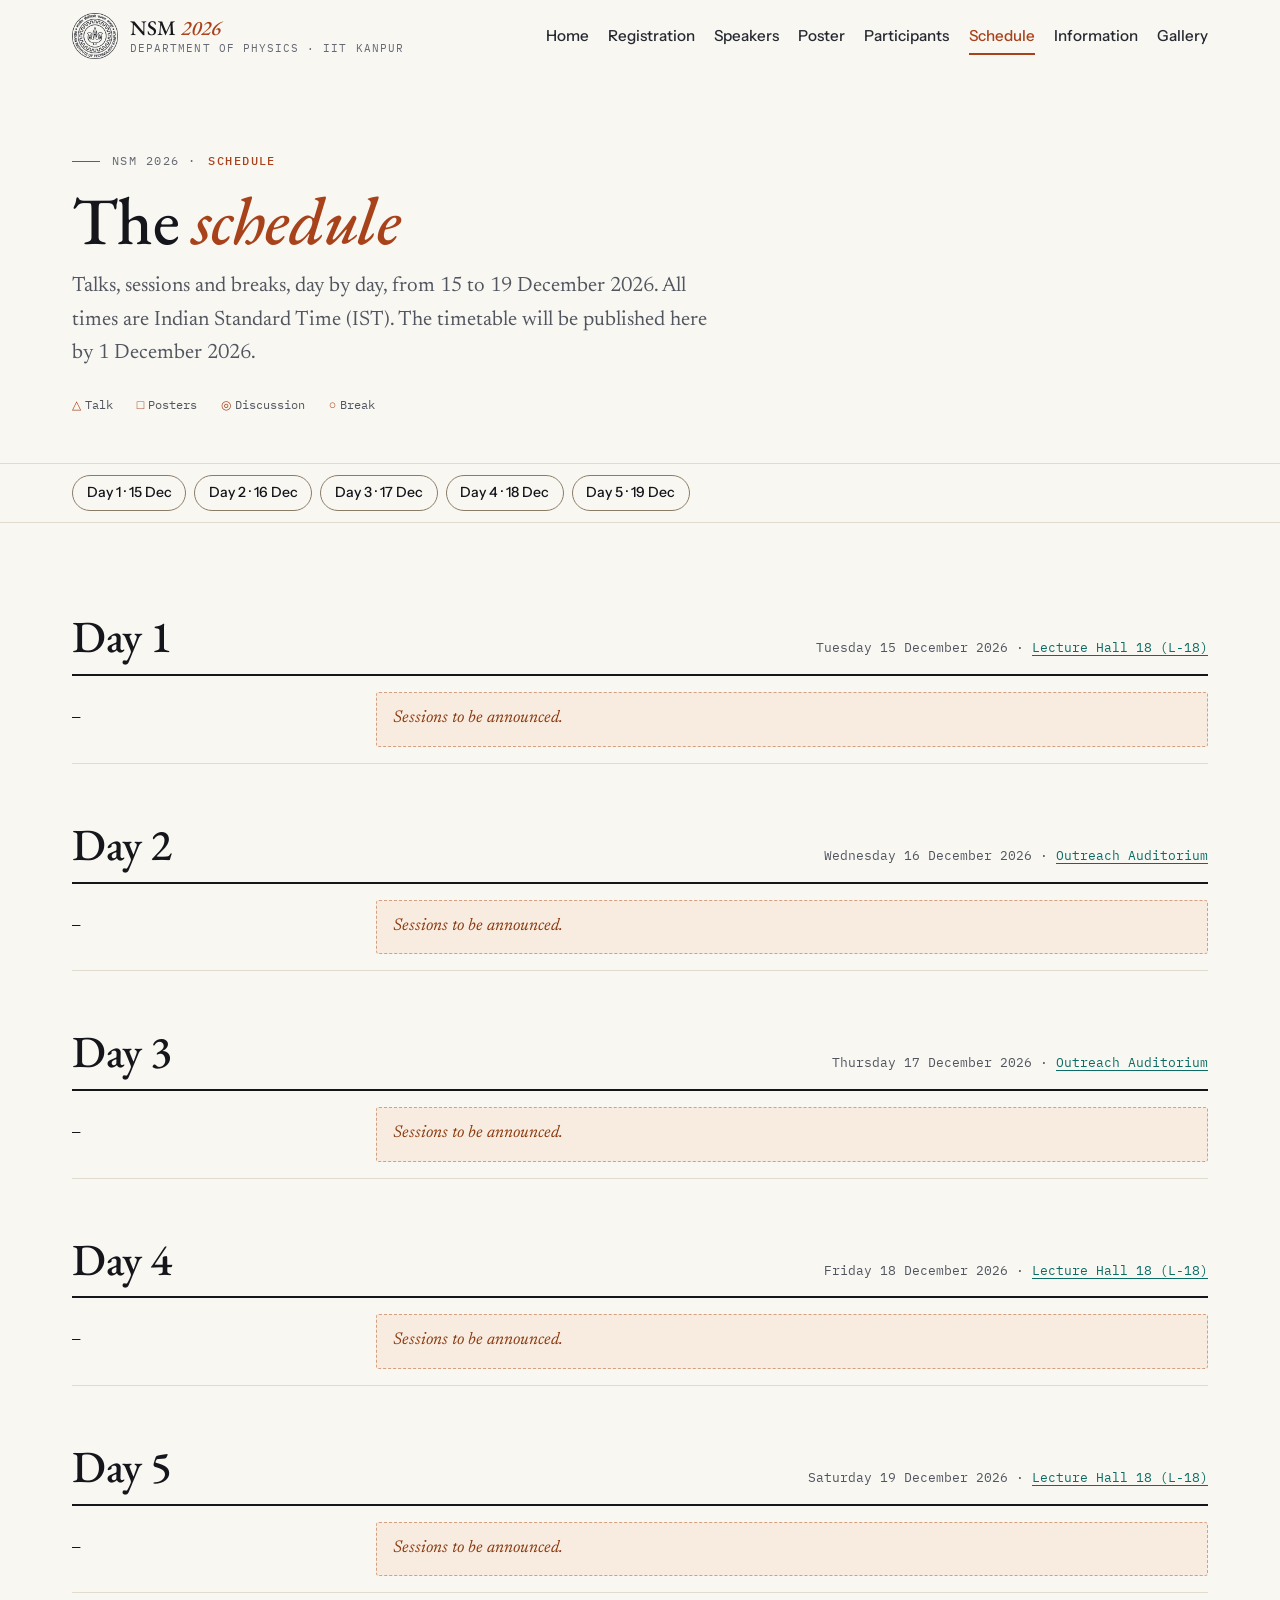
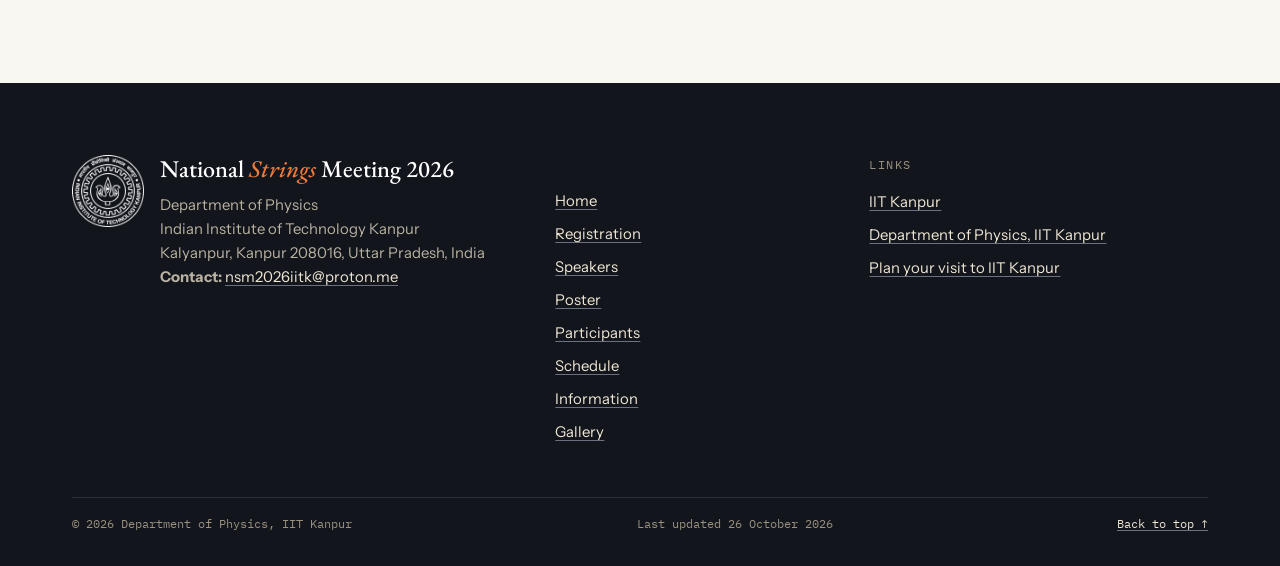
<file: schedule.html>
<!doctype html>
<html lang="en">
<head>
  <meta charset="utf-8">
  <meta name="viewport" content="width=device-width, initial-scale=1">
  <title>Schedule · National Strings Meeting 2026 · IIT Kanpur</title>
  <meta name="description" content="Day-by-day schedule of talks, sessions and breaks at the National Strings Meeting 2026, IIT Kanpur, with talk slides and recordings.">
  <meta name="theme-color" content="#f9f7f2">
  <link rel="icon" href="assets/images/favicon-32.png" sizes="32x32" type="image/png">
  <link rel="icon" href="assets/images/favicon.svg" type="image/svg+xml">
  <link rel="apple-touch-icon" href="assets/images/apple-touch-icon.png">
  <link rel="stylesheet" href="css/style.css">
  <link rel="stylesheet" href="assets/vendor/katex/katex.min.css">
</head>

<body>
<a class="skip-link" href="#main">Skip to content</a>

<!-- =====================================================================
     HEADER — the same on every page.
     In the visual editor (edit.html) a change made here on one page is
     copied to every page automatically. By hand: change it in every
     .html file.
     aria-current="page" marks the page you are on (orange underline).
     ===================================================================== -->
<header class="masthead">
  <div class="wrap masthead__inner">
    <a class="brand" href="index.html">
      <img src="assets/images/iitk-emblem.png" alt="IIT Kanpur emblem" width="46" height="46">
      <span class="brand__text">
        <span class="brand__name">NSM <em>2026</em></span>
        <span class="brand__host">Department of Physics · IIT Kanpur</span>
      </span>
    </a>
    <button class="menu-toggle" type="button" aria-expanded="false" aria-controls="site-nav">Menu</button>
    <nav class="site-nav" id="site-nav" aria-label="Main">
      <ul>
        <li><a href="index.html">Home</a></li>
        <li><a href="registration.html">Registration</a></li>
        <li><a href="speakers.html">Speakers</a></li>
        <li><a href="shortlisted.html">Poster</a></li>
        <li><a href="participants.html">Participants</a></li>
        <li><a href="schedule.html" aria-current="page">Schedule</a></li>
        <li><a href="venue-organizers.html">Information</a></li>
        <li><a href="gallery.html">Gallery</a></li>
      </ul>
    </nav>
  </div>
</header>

<main id="main">

  <!-- ===================================================================
       PAGE TITLE
       =================================================================== -->
  <header class="page-head">
    <div class="wrap">
      <p class="eyebrow">NSM 2026 · <b>Schedule</b></p>
      <h1>The <em>schedule</em></h1>
      <p class="lead">Talks, sessions and breaks, day by day, from 15 to 19 December 2026. All times are Indian Standard Time (IST). The timetable will be published here by 1 December 2026.</p>
      <!-- When a PDF of the schedule exists, put it in assets/docs/ and remove the comment marks around this line:
      <p class="mt-5"><a class="btn" href="assets/docs/nsm2026-schedule.pdf">Download the schedule (PDF)</a></p>
      -->
      <ul class="legend mt-5" aria-label="Symbols used in the timetable">
        <li><span aria-hidden="true">△</span>Talk</li>
        <li><span aria-hidden="true">□</span>Posters</li>
        <li><span aria-hidden="true">◎</span>Discussion</li>
        <li><span aria-hidden="true">○</span>Break</li>
      </ul>
    </div>
  </header>

  <!-- DAY LINKS — one <li> per day; the href (#day-N) must match the id of that day below -->
  <nav class="day-nav" aria-label="Days">
    <div class="wrap">
      <ul>
        <li><a href="#day-1">Day 1 · 15 Dec</a></li>
        <li><a href="#day-2">Day 2 · 16 Dec</a></li>
        <li><a href="#day-3">Day 3 · 17 Dec</a></li>
        <li><a href="#day-4">Day 4 · 18 Dec</a></li>
        <li><a href="#day-5">Day 5 · 19 Dec</a></li>
        <li><a href="#materials" data-preview-only hidden>Talk materials</a></li>
      </ul>
    </div>
  </nav>

  <div class="band">
    <div class="wrap">

      <!-- =================================================================
           HOW THE TIMETABLE WORKS
           Each day is a <section class="day" id="day-N">.
           Each row is an <li class="slot slot--KIND">, where KIND is one of
             review · talk · poster · discussion · break · social
           and the symbol in .slot__kind matches the legend above.

           TEMPLATE for one talk (copy, paste, edit; delete lines you do not need):
           <li class="slot slot--talk">
             <p class="slot__time">09:30–10:15</p>
             <p class="slot__kind"><span aria-hidden="true">△</span>Talk</p>
             <div>
               <p class="slot__title">Title of the talk ($\mathcal{N}=4$ works)</p>
               <p class="slot__who">Speaker Name <span class="affil">· Institute</span></p>
               <p class="slot__where">Chair: Name · Lecture Hall X</p>
               <ul class="slot__res">
                 <li><a class="res-link res-link--slides" href="assets/talks/surname-slides.pdf">Slides</a></li>
                 <li><a class="res-link res-link--video" href="https://video-link">Video</a></li>
               </ul>
             </div>
           </li>
           Leave out the <ul class="slot__res"> … </ul> lines until slides or
           a recording exist.

           Rows marked  data-preview-only hidden  are EXAMPLES: visitors
           never see them; open schedule.html?preview to look at them.
           To turn an example into a real row, delete "data-preview-only
           hidden" and the Example badge, then edit the text.
           ================================================================= -->

      <!-- ============================ DAY 1 ============================ -->
      <section class="day" id="day-1" aria-labelledby="day-1-title">
        <div class="day__head">
          <h2 id="day-1-title">Day 1</h2>
          <p class="day__meta">Tuesday 15 December 2026 · <a href="https://www.google.com/maps/dir/?api=1&amp;destination=26.5108868,80.2341719">Lecture Hall 18 (L-18)</a></p>
        </div>
        <ol class="timetable">
          <li class="slot" data-hide-in-preview>
            <p class="slot__time">—</p>
            <p class="slot__kind">&nbsp;</p>
            <div><p class="tba-note">Sessions to be announced.</p></div>
          </li>

          <!-- EXAMPLES (hidden from visitors) -->
          <li class="slot slot--social" data-preview-only hidden>
            <p class="slot__time">hh:mm</p>
            <p class="slot__kind"><span aria-hidden="true">☆</span>Social</p>
            <div><p class="slot__title">Registration and welcome <span class="sample-badge">Example</span></p></div>
          </li>
          <li class="slot slot--review" data-preview-only hidden>
            <p class="slot__time">hh:mm–hh:mm</p>
            <p class="slot__kind"><span aria-hidden="true">◇</span>Review</p>
            <div>
              <p class="slot__title">Title of a review talk <span class="sample-badge">Example</span></p>
              <p class="slot__who">Speaker name <span class="affil">· Institute</span></p>
              <p class="slot__where">Chair: Name · Lecture hall</p>
            </div>
          </li>
          <li class="slot slot--break" data-preview-only hidden>
            <p class="slot__time">hh:mm–hh:mm</p>
            <p class="slot__kind"><span aria-hidden="true">○</span>Break</p>
            <div><p class="slot__title">Tea <span class="sample-badge">Example</span></p></div>
          </li>
          <li class="slot slot--talk" data-preview-only hidden>
            <p class="slot__time">hh:mm–hh:mm</p>
            <p class="slot__kind"><span aria-hidden="true">△</span>Talk</p>
            <div>
              <p class="slot__title">Title of a talk, with maths such as $\mathcal{N}=4$ <span class="sample-badge">Example</span></p>
              <p class="slot__who">Speaker name <span class="affil">· Institute</span></p>
              <ul class="slot__res">
                <li><a class="res-link res-link--slides" href="#materials">Slides</a></li>
                <li><a class="res-link res-link--video" href="#materials">Video</a></li>
              </ul>
            </div>
          </li>
          <li class="slot slot--poster" data-preview-only hidden>
            <p class="slot__time">hh:mm–hh:mm</p>
            <p class="slot__kind"><span aria-hidden="true">□</span>Posters</p>
            <div><p class="slot__title">Lunch and poster session <span class="sample-badge">Example</span></p></div>
          </li>
          <li class="slot slot--discussion" data-preview-only hidden>
            <p class="slot__time">hh:mm–hh:mm</p>
            <p class="slot__kind"><span aria-hidden="true">◎</span>Discussion</p>
            <div><p class="slot__title">Discussion session <span class="sample-badge">Example</span></p></div>
          </li>
        </ol>
      </section>

      <!-- ============================ DAY 2 ============================ -->
      <section class="day" id="day-2" aria-labelledby="day-2-title">
        <div class="day__head">
          <h2 id="day-2-title">Day 2</h2>
          <p class="day__meta">Wednesday 16 December 2026 · <a href="https://www.google.com/maps/dir/?api=1&amp;destination=26.5089907,80.2345859">Outreach Auditorium</a></p>
        </div>
        <ol class="timetable">
          <li class="slot">
            <p class="slot__time">—</p>
            <p class="slot__kind">&nbsp;</p>
            <div><p class="tba-note">Sessions to be announced.</p></div>
          </li>
        </ol>
      </section>

      <!-- ============================ DAY 3 ============================ -->
      <section class="day" id="day-3" aria-labelledby="day-3-title">
        <div class="day__head">
          <h2 id="day-3-title">Day 3</h2>
          <p class="day__meta">Thursday 17 December 2026 · <a href="https://www.google.com/maps/dir/?api=1&amp;destination=26.5089907,80.2345859">Outreach Auditorium</a></p>
        </div>
        <ol class="timetable">
          <li class="slot">
            <p class="slot__time">—</p>
            <p class="slot__kind">&nbsp;</p>
            <div><p class="tba-note">Sessions to be announced.</p></div>
          </li>
        </ol>
      </section>

      <!-- ============================ DAY 4 ============================ -->
      <section class="day" id="day-4" aria-labelledby="day-4-title">
        <div class="day__head">
          <h2 id="day-4-title">Day 4</h2>
          <p class="day__meta">Friday 18 December 2026 · <a href="https://www.google.com/maps/dir/?api=1&amp;destination=26.5108868,80.2341719">Lecture Hall 18 (L-18)</a></p>
        </div>
        <ol class="timetable">
          <li class="slot">
            <p class="slot__time">—</p>
            <p class="slot__kind">&nbsp;</p>
            <div><p class="tba-note">Sessions to be announced.</p></div>
          </li>
        </ol>
      </section>

      <!-- ============================ DAY 5 ============================ -->
      <!-- To add a day: copy this whole <section class="day"> … </section>,
           change id="day-5", "day-5-title" and the title to the next number,
           and add a link for it in the day links near the top of this file.
           (In the editor: select the day, Duplicate, then edit its HTML.) -->
      <section class="day" id="day-5" aria-labelledby="day-5-title">
        <div class="day__head">
          <h2 id="day-5-title">Day 5</h2>
          <p class="day__meta">Saturday 19 December 2026 · <a href="https://www.google.com/maps/dir/?api=1&amp;destination=26.5108868,80.2341719">Lecture Hall 18 (L-18)</a></p>
        </div>
        <ol class="timetable">
          <li class="slot">
            <p class="slot__time">—</p>
            <p class="slot__kind">&nbsp;</p>
            <div><p class="tba-note">Sessions to be announced.</p></div>
          </li>
        </ol>
      </section>

    </div>
  </div>


  <!-- ===================================================================
       TALK MATERIALS (slides and recordings)
       -------------------------------------------------------------------
       This whole section stays HIDDEN until it contains at least one
       entry without "data-preview-only hidden". So nothing empty ever
       shows on the live site.

       TO ADD SLIDES OR A VIDEO
       1. Put the PDF in assets/talks/ (e.g. assets/talks/surname-day1.pdf).
          Videos stay where they are hosted (YouTube, institute server…):
          just use their link.
       2. Copy the TEMPLATE below, paste it inside <ul class="materials">,
          and edit it. Keep only the links that exist.
       3. Optionally add the same links to the talk's row in the timetable.

       TEMPLATE:
       <li class="material" data-item>
         <p class="material__who">Speaker Name · Institute</p>
         <p class="material__title">Title of the talk</p>
         <p class="material__session">Day 1 · 09:30</p>
         <ul class="slot__res">
           <li><a class="res-link res-link--slides" href="assets/talks/surname-day1.pdf">Slides</a></li>
           <li><a class="res-link res-link--video" href="https://www.youtube.com/watch?v=…">Video</a></li>
           <li><a class="res-link res-link--other" href="https://arxiv.org/abs/…">arXiv</a></li>
         </ul>
       </li>

       TO REMOVE an entry: delete its <li class="material"> … </li>.
       TO HIDE the whole section even when it has entries: add the word
       hidden to the <section> tag:  <section class="band band--alt" id="materials" hidden …>
       =================================================================== -->
  <section class="band band--alt" id="materials" data-optional aria-labelledby="materials-title">
    <div class="wrap">
      <div class="section-head">
        <p class="eyebrow">Resources</p>
        <h2 id="materials-title">Talk <em>materials</em></h2>
        <p class="lead">Slides and recordings, shared with the speakers' permission.</p>
      </div>

      <ul class="materials">
        <!-- Real entries go here. -->

        <!-- EXAMPLES (hidden from visitors; shown with ?preview) -->
        <li class="material" data-item data-preview-only hidden>
          <p class="material__who">Speaker name · Institute <span class="sample-badge">Example</span></p>
          <p class="material__title">Title of a talk</p>
          <p class="material__session">Day 1 · hh:mm</p>
          <ul class="slot__res">
            <li><a class="res-link res-link--slides" href="#materials">Slides</a></li>
            <li><a class="res-link res-link--video" href="#materials">Video</a></li>
          </ul>
        </li>
        <li class="material" data-item data-preview-only hidden>
          <p class="material__who">Speaker name · Institute <span class="sample-badge">Example</span></p>
          <p class="material__title">Title of another talk</p>
          <p class="material__session">Day 2 · hh:mm</p>
          <ul class="slot__res">
            <li><a class="res-link res-link--slides" href="#materials">Slides</a></li>
            <li><a class="res-link res-link--other" href="#materials">Notes</a></li>
          </ul>
        </li>
      </ul>
    </div>
  </section>

</main>


<!-- =====================================================================
     FOOTER — the same on every page.
     In the visual editor (edit.html) a change made here on one page is
     copied to every page automatically. By hand: change it in every
     .html file.
     ===================================================================== -->
<footer class="site-footer">
  <div class="wrap">
    <div class="footer__grid">
      <div class="footer__brand">
        <img src="assets/images/iitk-emblem-white.png" alt="IIT Kanpur emblem" width="72" height="72">
        <div>
          <p class="footer__name">National <em>Strings</em> Meeting 2026</p>
          <address>
            Department of Physics<br>
            Indian Institute of Technology Kanpur<br>
            Kalyanpur, Kanpur 208016, Uttar Pradesh, India<br>
            <b>Contact:</b> <a href="mailto:nsm2026iitk@proton.me">nsm2026iitk@proton.me</a>
          </address>
        </div>
      </div>

      <div>
        <ul class="footer__list">
          <li><a href="index.html">Home</a></li>
          <li><a href="registration.html">Registration</a></li>
          <li><a href="speakers.html">Speakers</a></li>
          <li><a href="shortlisted.html">Poster</a></li>
          <li><a href="participants.html">Participants</a></li>
          <li><a href="schedule.html">Schedule</a></li>
          <li><a href="venue-organizers.html">Information</a></li>
          <li><a href="gallery.html">Gallery</a></li>
        </ul>
      </div>

      <div>
        <p class="footer__title">Links</p>
        <ul class="footer__list">
          <li><a href="https://www.iitk.ac.in/">IIT Kanpur</a></li>
          <li><a href="https://www.iitk.ac.in/phy/">Department of Physics, IIT Kanpur</a></li>
          <li><a href="https://www.iitk.ac.in/visitors">Plan your visit to IIT Kanpur</a></li>
        </ul>
      </div>
    </div>

    <div class="footer__base">
      <p>© 2026 Department of Physics, IIT Kanpur</p>
      <p>Last updated 26 October 2026</p>
      <p><a href="#main">Back to top ↑</a></p>
    </div>
  </div>
</footer>

<script src="assets/vendor/katex/katex.min.js" defer></script>
<script src="assets/vendor/katex/auto-render.min.js" defer></script>
<script src="js/main.js" defer></script>
</body>
</html>
</file>
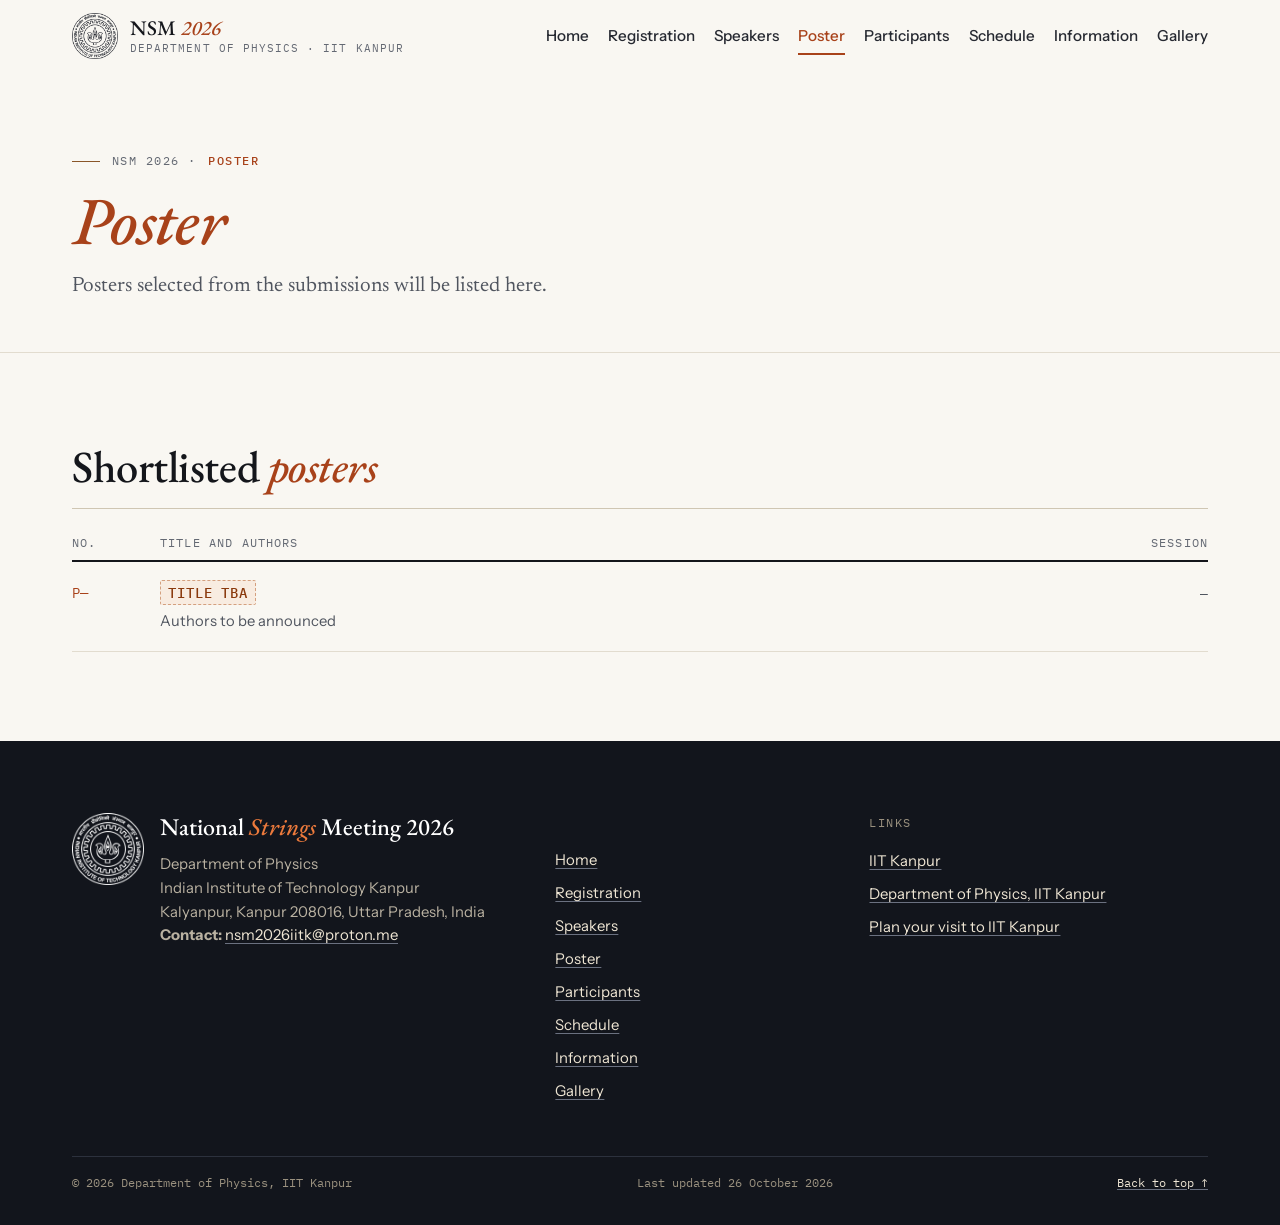
<file: shortlisted.html>
<!doctype html>
<html lang="en">
<head>
  <meta charset="utf-8">
  <meta name="viewport" content="width=device-width, initial-scale=1">
  <title>Poster · National Strings Meeting 2026 · IIT Kanpur</title>
  <meta name="description" content="Posters at the National Strings Meeting 2026, IIT Kanpur: titles, authors and sessions.">
  <meta name="theme-color" content="#f9f7f2">
  <link rel="icon" href="assets/images/favicon-32.png" sizes="32x32" type="image/png">
  <link rel="icon" href="assets/images/favicon.svg" type="image/svg+xml">
  <link rel="apple-touch-icon" href="assets/images/apple-touch-icon.png">
  <link rel="stylesheet" href="css/style.css">
</head>

<body>
<a class="skip-link" href="#main">Skip to content</a>

<!-- =====================================================================
     HEADER — the same on every page.
     In the visual editor (edit.html) a change made here on one page is
     copied to every page automatically. By hand: change it in every
     .html file.
     aria-current="page" marks the page you are on (orange underline).
     ===================================================================== -->
<header class="masthead">
  <div class="wrap masthead__inner">
    <a class="brand" href="index.html">
      <img src="assets/images/iitk-emblem.png" alt="IIT Kanpur emblem" width="46" height="46">
      <span class="brand__text">
        <span class="brand__name">NSM <em>2026</em></span>
        <span class="brand__host">Department of Physics · IIT Kanpur</span>
      </span>
    </a>
    <button class="menu-toggle" type="button" aria-expanded="false" aria-controls="site-nav">Menu</button>
    <nav class="site-nav" id="site-nav" aria-label="Main">
      <ul>
        <li><a href="index.html">Home</a></li>
        <li><a href="registration.html">Registration</a></li>
        <li><a href="speakers.html">Speakers</a></li>
        <li><a href="shortlisted.html" aria-current="page">Poster</a></li>
        <li><a href="participants.html">Participants</a></li>
        <li><a href="schedule.html">Schedule</a></li>
        <li><a href="venue-organizers.html">Information</a></li>
        <li><a href="gallery.html">Gallery</a></li>
      </ul>
    </nav>
  </div>
</header>

<main id="main">

  <!-- ===================================================================
       PAGE TITLE
       =================================================================== -->
  <header class="page-head">
    <div class="wrap">
      <p class="eyebrow">NSM 2026 · <b>Poster</b></p>
      <h1><em>Poster</em></h1>
      <p class="lead">Posters selected from the submissions will be listed here.</p>
    </div>
  </header>


  <!-- ===================================================================
       SHORTLISTED POSTERS
       One <li class="entry"> per poster. Delete the "TBA" row when the
       first real entry is added.

       TEMPLATE (copy, paste, edit; delete lines you do not need):
       <li class="entry">
         <p class="entry__code">P01</p>
         <div class="entry__body">
           <p class="entry__title">Title of the poster</p>
           <p class="entry__authors"><span class="presenter">Presenting Author</span>, Co-author</p>
           <p class="entry__affil">Institute of the authors</p>
         </div>
         <p class="entry__meta">Poster session 1</p>
       </li>
       =================================================================== -->
  <section class="band" id="posters" aria-labelledby="posters-title">
    <div class="wrap">
      <div class="reg-section__head">
        <h2 id="posters-title">Shortlisted <em>posters</em></h2>
      </div>
      <div class="entry-head" aria-hidden="true"><span>No.</span><span>Title and authors</span><span>Session</span></div>
      <ol class="entries">
        <li class="entry entry--tba">
          <p class="entry__code">P—</p>
          <div class="entry__body">
            <p class="entry__title"><span class="tba">Title TBA</span></p>
            <p class="entry__authors">Authors to be announced</p>
          </div>
          <p class="entry__meta">—</p>
        </li>
      </ol>
    </div>
  </section>

</main>


<!-- =====================================================================
     FOOTER — the same on every page.
     In the visual editor (edit.html) a change made here on one page is
     copied to every page automatically. By hand: change it in every
     .html file.
     ===================================================================== -->
<footer class="site-footer">
  <div class="wrap">
    <div class="footer__grid">
      <div class="footer__brand">
        <img src="assets/images/iitk-emblem-white.png" alt="IIT Kanpur emblem" width="72" height="72">
        <div>
          <p class="footer__name">National <em>Strings</em> Meeting 2026</p>
          <address>
            Department of Physics<br>
            Indian Institute of Technology Kanpur<br>
            Kalyanpur, Kanpur 208016, Uttar Pradesh, India<br>
            <b>Contact:</b> <a href="mailto:nsm2026iitk@proton.me">nsm2026iitk@proton.me</a>
          </address>
        </div>
      </div>

      <div>
        <ul class="footer__list">
          <li><a href="index.html">Home</a></li>
          <li><a href="registration.html">Registration</a></li>
          <li><a href="speakers.html">Speakers</a></li>
          <li><a href="shortlisted.html">Poster</a></li>
          <li><a href="participants.html">Participants</a></li>
          <li><a href="schedule.html">Schedule</a></li>
          <li><a href="venue-organizers.html">Information</a></li>
          <li><a href="gallery.html">Gallery</a></li>
        </ul>
      </div>

      <div>
        <p class="footer__title">Links</p>
        <ul class="footer__list">
          <li><a href="https://www.iitk.ac.in/">IIT Kanpur</a></li>
          <li><a href="https://www.iitk.ac.in/phy/">Department of Physics, IIT Kanpur</a></li>
          <li><a href="https://www.iitk.ac.in/visitors">Plan your visit to IIT Kanpur</a></li>
        </ul>
      </div>
    </div>

    <div class="footer__base">
      <p>© 2026 Department of Physics, IIT Kanpur</p>
      <p>Last updated 26 October 2026</p>
      <p><a href="#main">Back to top ↑</a></p>
    </div>
  </div>
</footer>

<script src="js/main.js" defer></script>
</body>
</html>
</file>
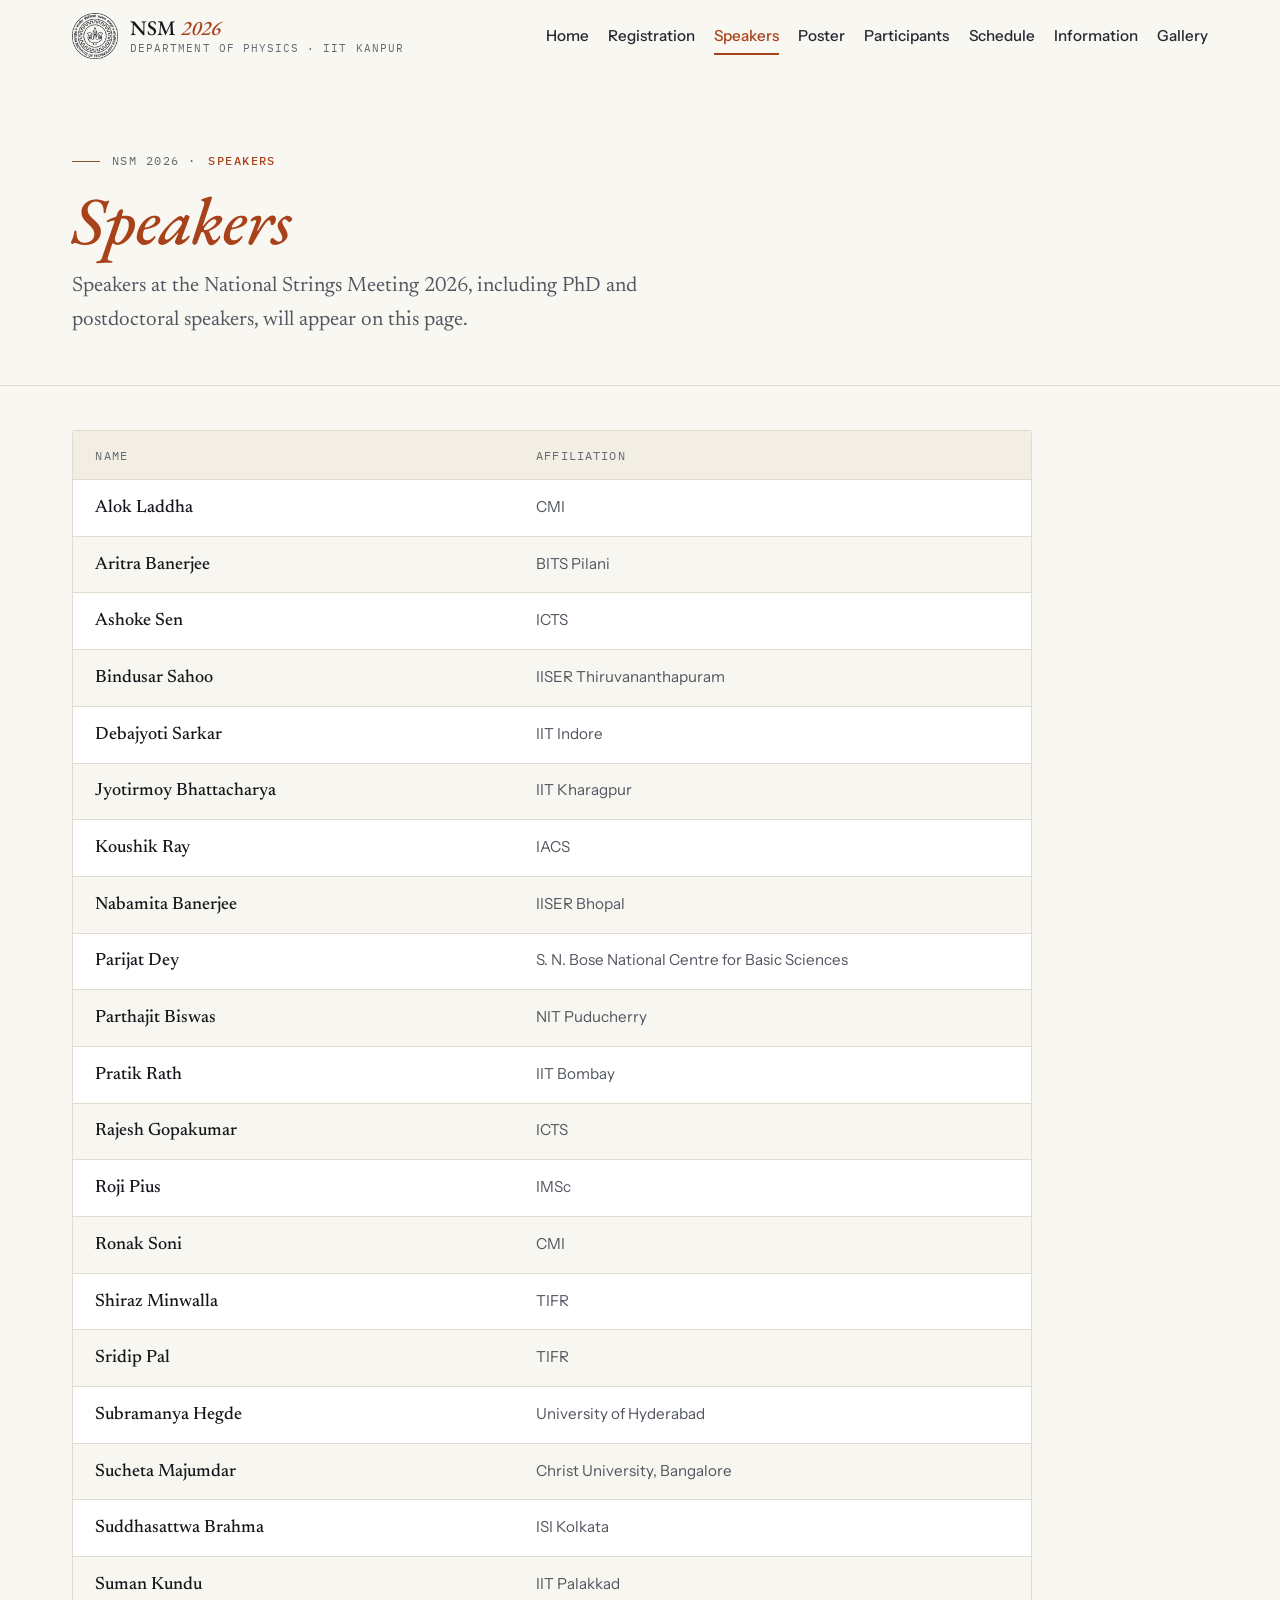
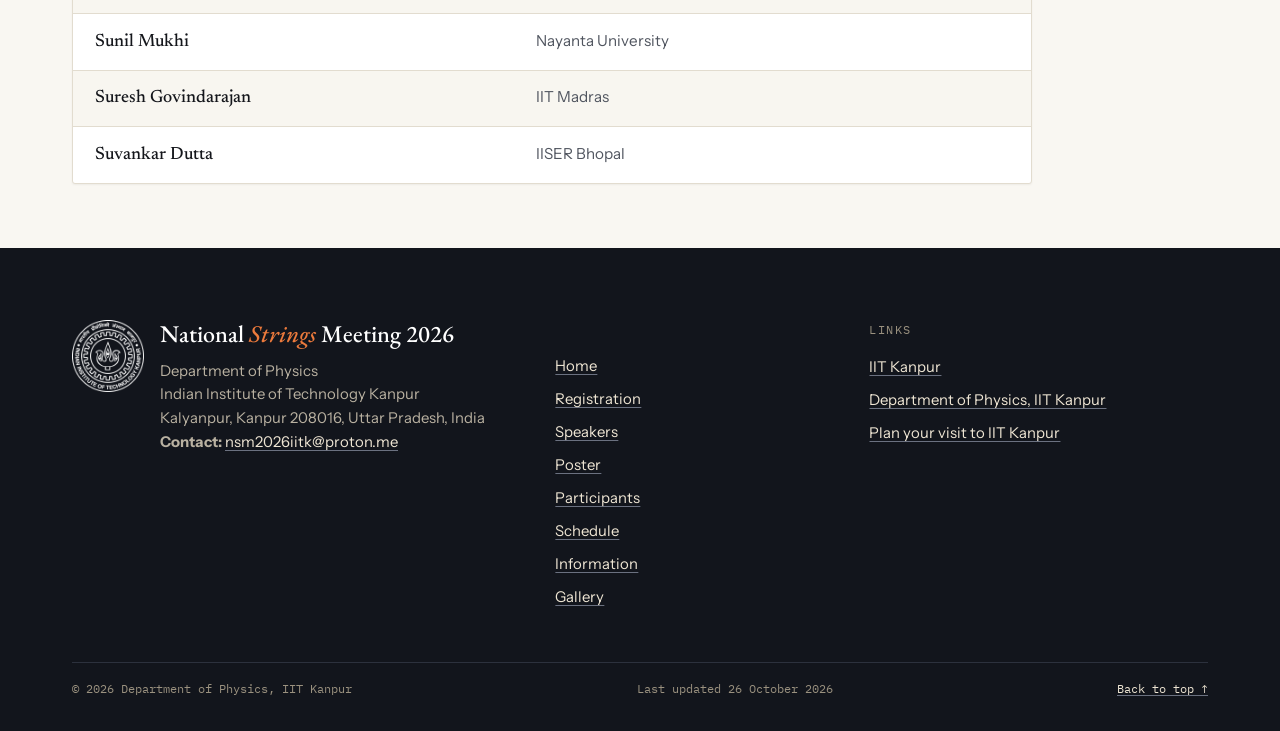
<file: speakers.html>
<!doctype html>
<html lang="en">
<head>
  <meta charset="utf-8">
  <meta name="viewport" content="width=device-width, initial-scale=1">
  <title>Speakers · National Strings Meeting 2026 · IIT Kanpur</title>
  <meta name="description" content="Speakers at the National Strings Meeting 2026, IIT Kanpur.">
  <meta name="theme-color" content="#f9f7f2">
  <link rel="icon" href="assets/images/favicon-32.png" sizes="32x32" type="image/png">
  <link rel="icon" href="assets/images/favicon.svg" type="image/svg+xml">
  <link rel="apple-touch-icon" href="assets/images/apple-touch-icon.png">
  <link rel="stylesheet" href="css/style.css">
</head>

<body>
<a class="skip-link" href="#main">Skip to content</a>

<!-- =====================================================================
     HEADER — the same on every page.
     In the visual editor (edit.html) a change made here on one page is
     copied to every page automatically. By hand: change it in every
     .html file.
     aria-current="page" marks the page you are on (orange underline).
     ===================================================================== -->
<header class="masthead">
  <div class="wrap masthead__inner">
    <a class="brand" href="index.html">
      <img src="assets/images/iitk-emblem.png" alt="IIT Kanpur emblem" width="46" height="46">
      <span class="brand__text">
        <span class="brand__name">NSM <em>2026</em></span>
        <span class="brand__host">Department of Physics · IIT Kanpur</span>
      </span>
    </a>
    <button class="menu-toggle" type="button" aria-expanded="false" aria-controls="site-nav">Menu</button>
    <nav class="site-nav" id="site-nav" aria-label="Main">
      <ul>
        <li><a href="index.html">Home</a></li>
        <li><a href="registration.html">Registration</a></li>
        <li><a href="speakers.html" aria-current="page">Speakers</a></li>
        <li><a href="shortlisted.html">Poster</a></li>
        <li><a href="participants.html">Participants</a></li>
        <li><a href="schedule.html">Schedule</a></li>
        <li><a href="venue-organizers.html">Information</a></li>
        <li><a href="gallery.html">Gallery</a></li>
      </ul>
    </nav>
  </div>
</header>

<main id="main">

  <!-- ===================================================================
       PAGE TITLE
       =================================================================== -->
  <header class="page-head">
    <div class="wrap">
      <p class="eyebrow">NSM 2026 · <b>Speakers</b></p>
      <h1><em>Speakers</em></h1>
      <p class="lead">Speakers at the National Strings Meeting 2026, including PhD and postdoctoral speakers, will appear on this page.</p>
    </div>
  </header>


  <!-- ===================================================================
       SPEAKERS (final list)
       One <tr> per speaker: the name in <th scope="row">, the
       institute in <td>. The order on the page is the order here
       (alphabetical by first name). Write each institute the same way
       every time it appears (e.g. IIT Kharagpur, IISER Bhopal, TIFR).

       TEMPLATE (copy inside <tbody>, at its place in the alphabet):
       <tr><th scope="row">Firstname Surname</th><td>Institute</td></tr>
       =================================================================== -->
  <section class="band band--tight band--snug-top" id="speakers" aria-labelledby="speakers-title">
    <div class="wrap">
      <h2 id="speakers-title" class="visually-hidden">Speakers</h2>

      <div class="data-table-wrap speaker-table-wrap">
        <table class="data-table data-table--list speaker-table">
          <caption class="visually-hidden">Speakers at the National Strings Meeting 2026</caption>
          <thead>
            <tr><th scope="col">Name</th><th scope="col">Affiliation</th></tr>
          </thead>
          <tbody>
            <tr><th scope="row">Alok Laddha</th><td>CMI</td></tr>
            <tr><th scope="row">Aritra Banerjee</th><td>BITS Pilani</td></tr>
            <tr><th scope="row">Ashoke Sen</th><td>ICTS</td></tr>
            <tr><th scope="row">Bindusar Sahoo</th><td>IISER Thiruvananthapuram</td></tr>
            <tr><th scope="row">Debajyoti Sarkar</th><td>IIT Indore</td></tr>
            <tr><th scope="row">Jyotirmoy Bhattacharya</th><td>IIT Kharagpur</td></tr>
            <tr><th scope="row">Koushik Ray</th><td>IACS</td></tr>
            <tr><th scope="row">Nabamita Banerjee</th><td>IISER Bhopal</td></tr>
            <tr><th scope="row">Parijat Dey</th><td>S. N. Bose National Centre for Basic Sciences</td></tr>
            <tr><th scope="row">Parthajit Biswas</th><td>NIT Puducherry</td></tr>
            <tr><th scope="row">Pratik Rath</th><td>IIT Bombay</td></tr>
            <tr><th scope="row">Rajesh Gopakumar</th><td>ICTS</td></tr>
            <tr><th scope="row">Roji Pius</th><td>IMSc</td></tr>
            <tr><th scope="row">Ronak Soni</th><td>CMI</td></tr>
            <tr><th scope="row">Shiraz Minwalla</th><td>TIFR</td></tr>
            <tr><th scope="row">Sridip Pal</th><td>TIFR</td></tr>
            <tr><th scope="row">Subramanya Hegde</th><td>University of Hyderabad</td></tr>
            <tr><th scope="row">Sucheta Majumdar</th><td>Christ University, Bangalore</td></tr>
            <tr><th scope="row">Suddhasattwa Brahma</th><td>ISI Kolkata</td></tr>
            <tr><th scope="row">Suman Kundu</th><td>IIT Palakkad</td></tr>
            <tr><th scope="row">Sunil Mukhi</th><td>Nayanta University</td></tr>
            <tr><th scope="row">Suresh Govindarajan</th><td>IIT Madras</td></tr>
            <tr><th scope="row">Suvankar Dutta</th><td>IISER Bhopal</td></tr>
          </tbody>
        </table>
      </div>

    </div>
  </section>

</main>


<!-- =====================================================================
     FOOTER — the same on every page.
     In the visual editor (edit.html) a change made here on one page is
     copied to every page automatically. By hand: change it in every
     .html file.
     ===================================================================== -->
<footer class="site-footer">
  <div class="wrap">
    <div class="footer__grid">
      <div class="footer__brand">
        <img src="assets/images/iitk-emblem-white.png" alt="IIT Kanpur emblem" width="72" height="72">
        <div>
          <p class="footer__name">National <em>Strings</em> Meeting 2026</p>
          <address>
            Department of Physics<br>
            Indian Institute of Technology Kanpur<br>
            Kalyanpur, Kanpur 208016, Uttar Pradesh, India<br>
            <b>Contact:</b> <a href="mailto:nsm2026iitk@proton.me">nsm2026iitk@proton.me</a>
          </address>
        </div>
      </div>

      <div>
        <ul class="footer__list">
          <li><a href="index.html">Home</a></li>
          <li><a href="registration.html">Registration</a></li>
          <li><a href="speakers.html">Speakers</a></li>
          <li><a href="shortlisted.html">Poster</a></li>
          <li><a href="participants.html">Participants</a></li>
          <li><a href="schedule.html">Schedule</a></li>
          <li><a href="venue-organizers.html">Information</a></li>
          <li><a href="gallery.html">Gallery</a></li>
        </ul>
      </div>

      <div>
        <p class="footer__title">Links</p>
        <ul class="footer__list">
          <li><a href="https://www.iitk.ac.in/">IIT Kanpur</a></li>
          <li><a href="https://www.iitk.ac.in/phy/">Department of Physics, IIT Kanpur</a></li>
          <li><a href="https://www.iitk.ac.in/visitors">Plan your visit to IIT Kanpur</a></li>
        </ul>
      </div>
    </div>

    <div class="footer__base">
      <p>© 2026 Department of Physics, IIT Kanpur</p>
      <p>Last updated 26 October 2026</p>
      <p><a href="#main">Back to top ↑</a></p>
    </div>
  </div>
</footer>

<script src="js/main.js" defer></script>
</body>
</html>
</file>
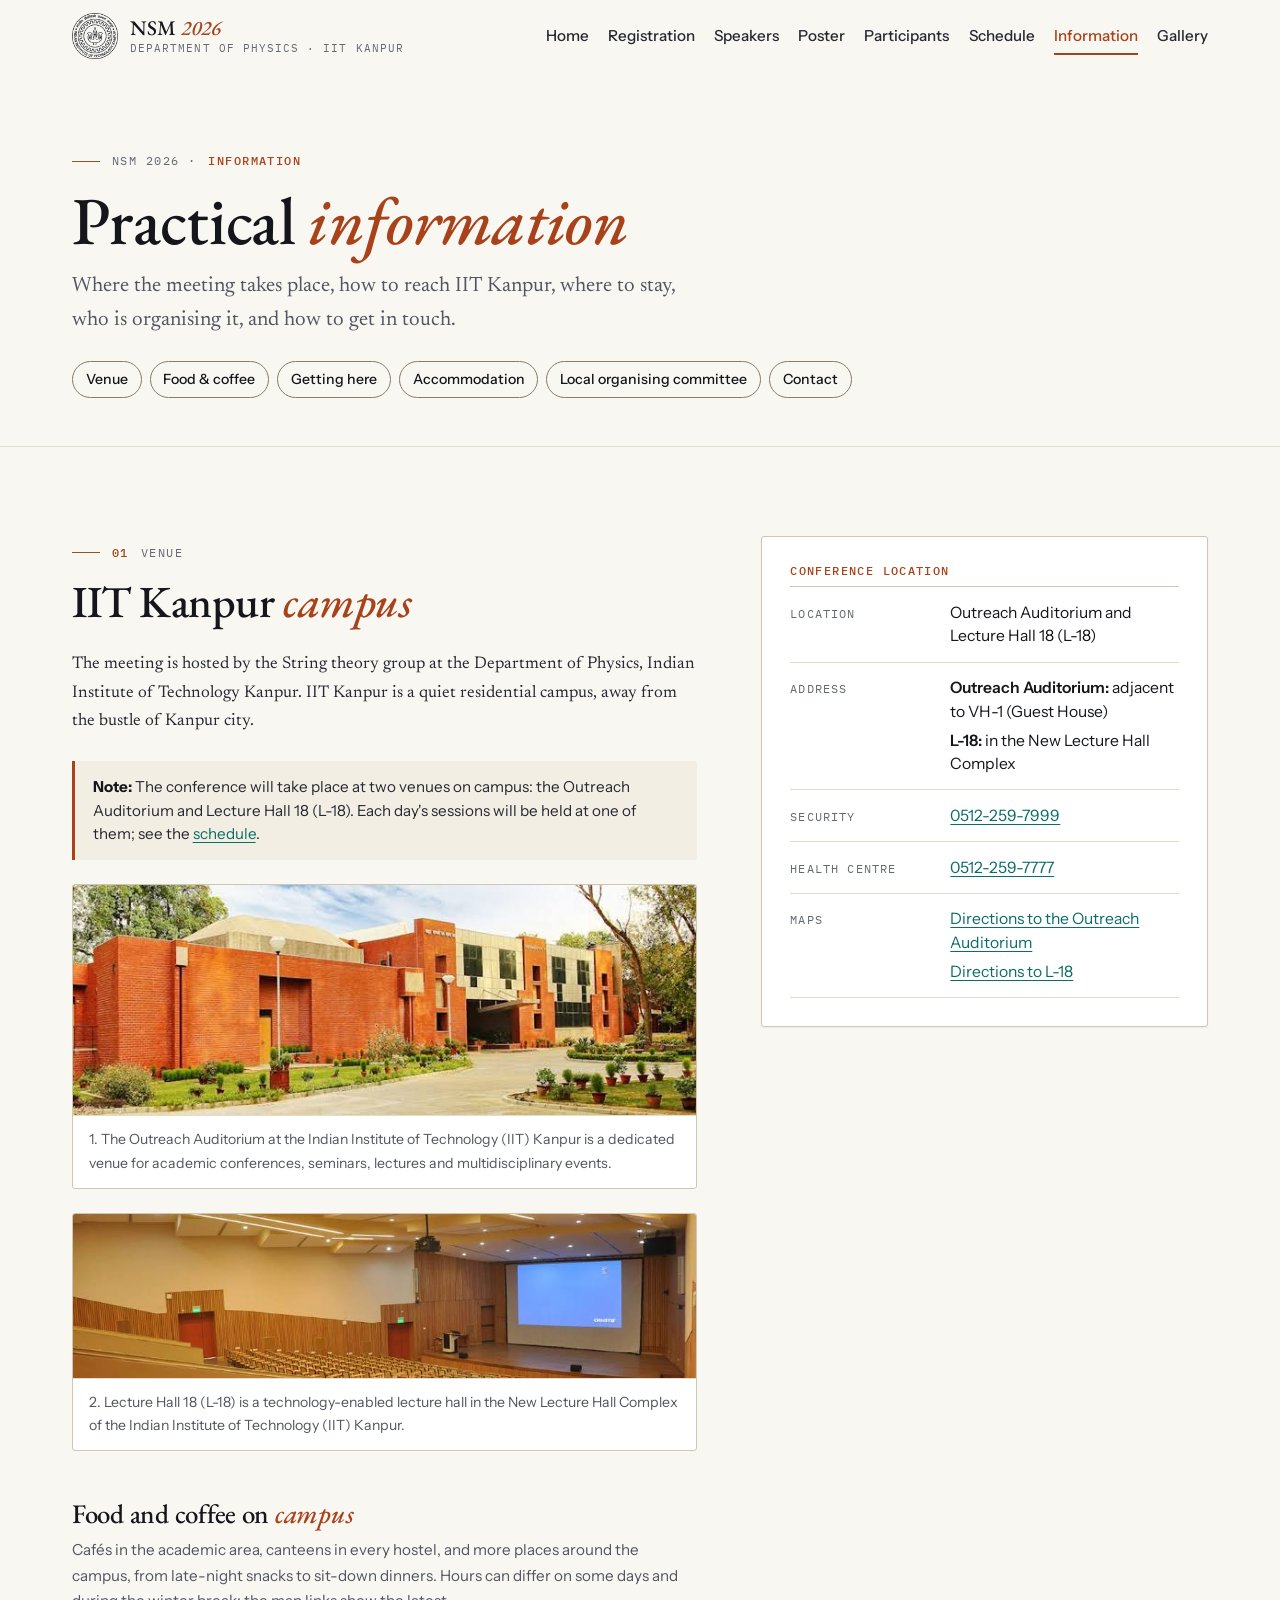
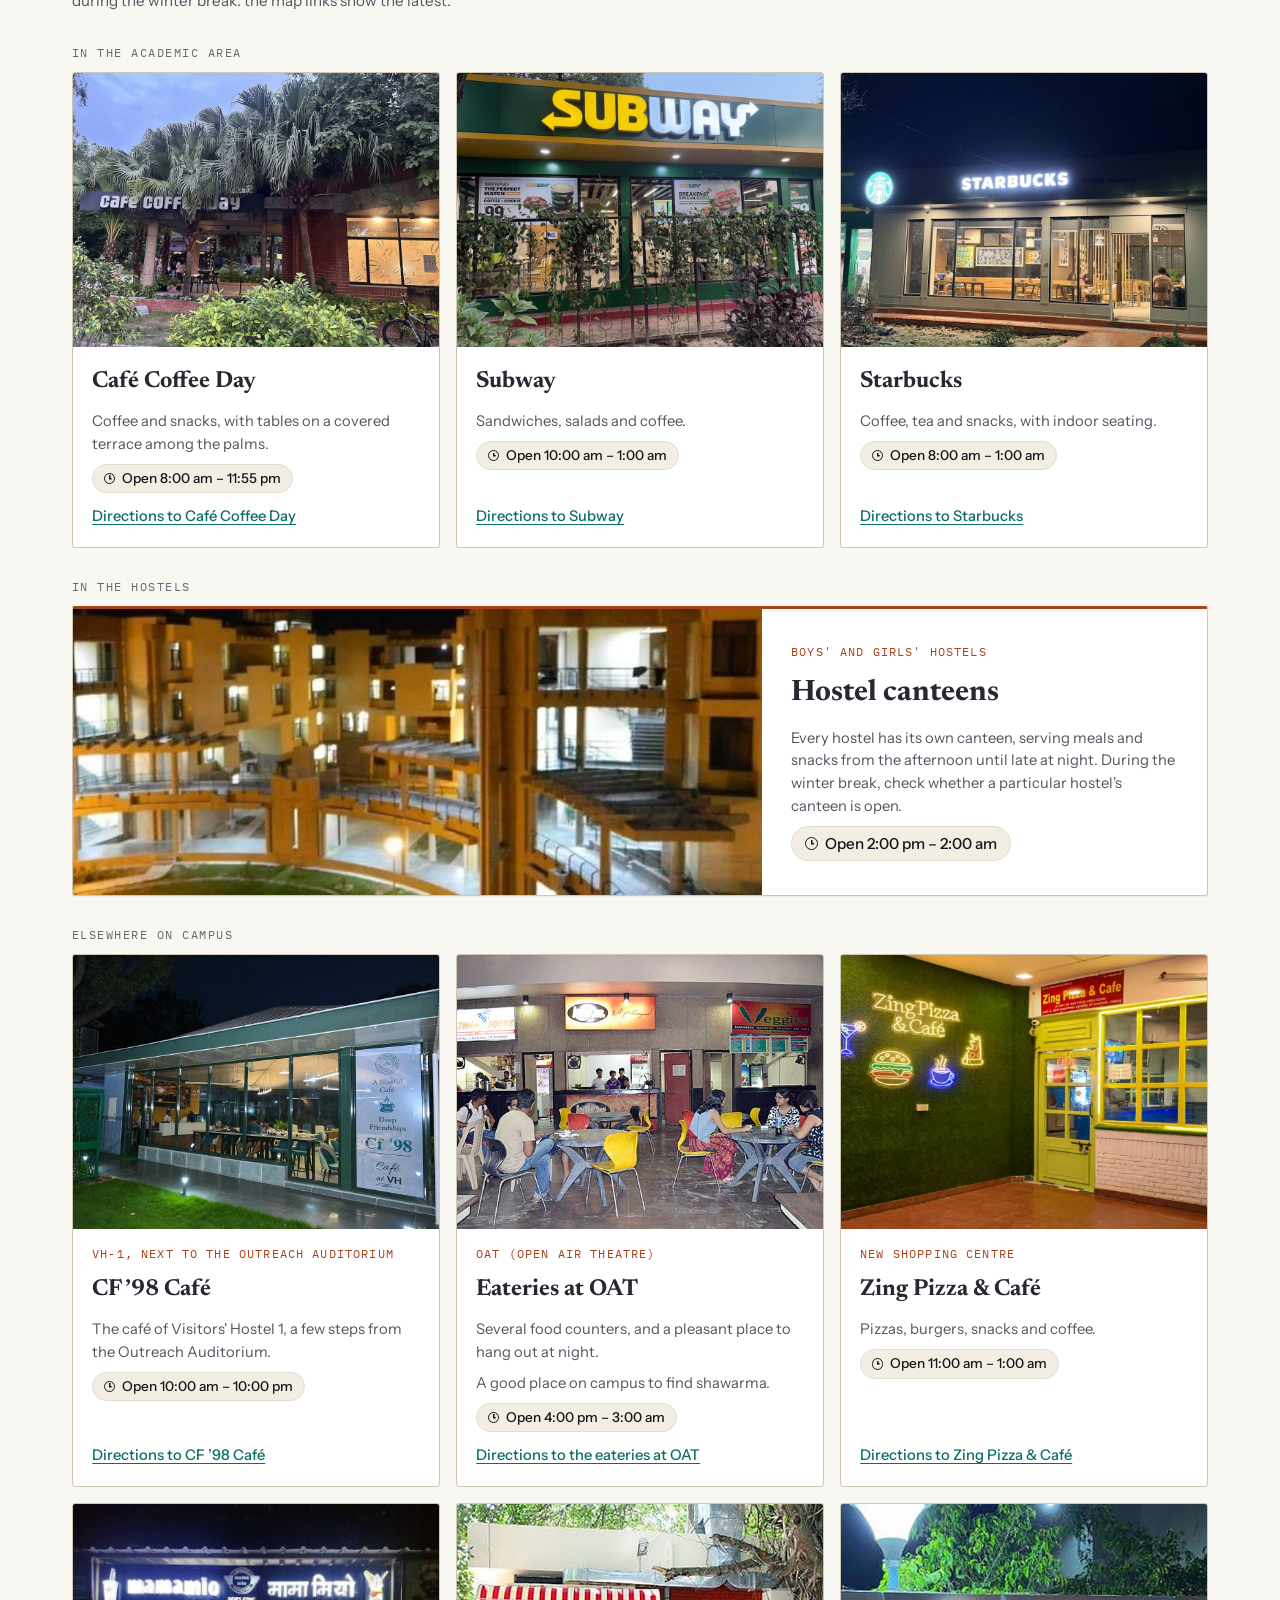
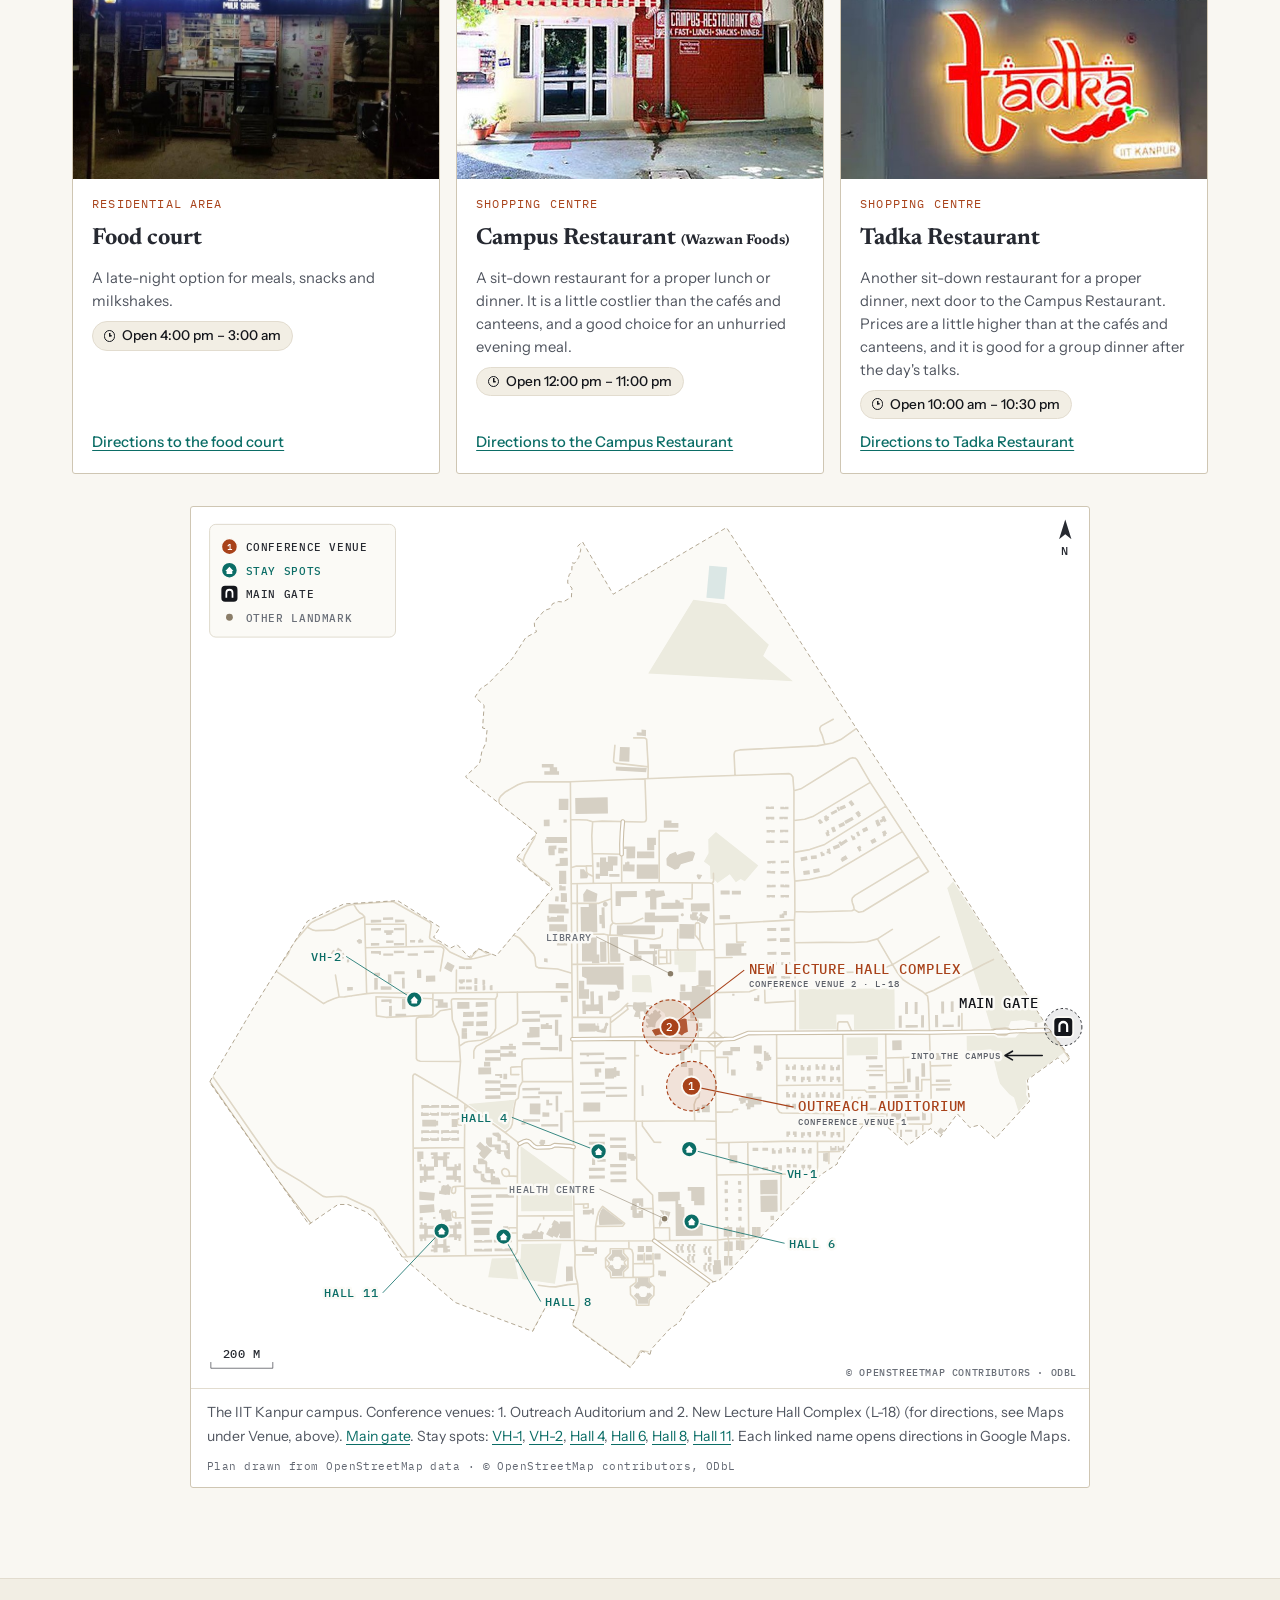
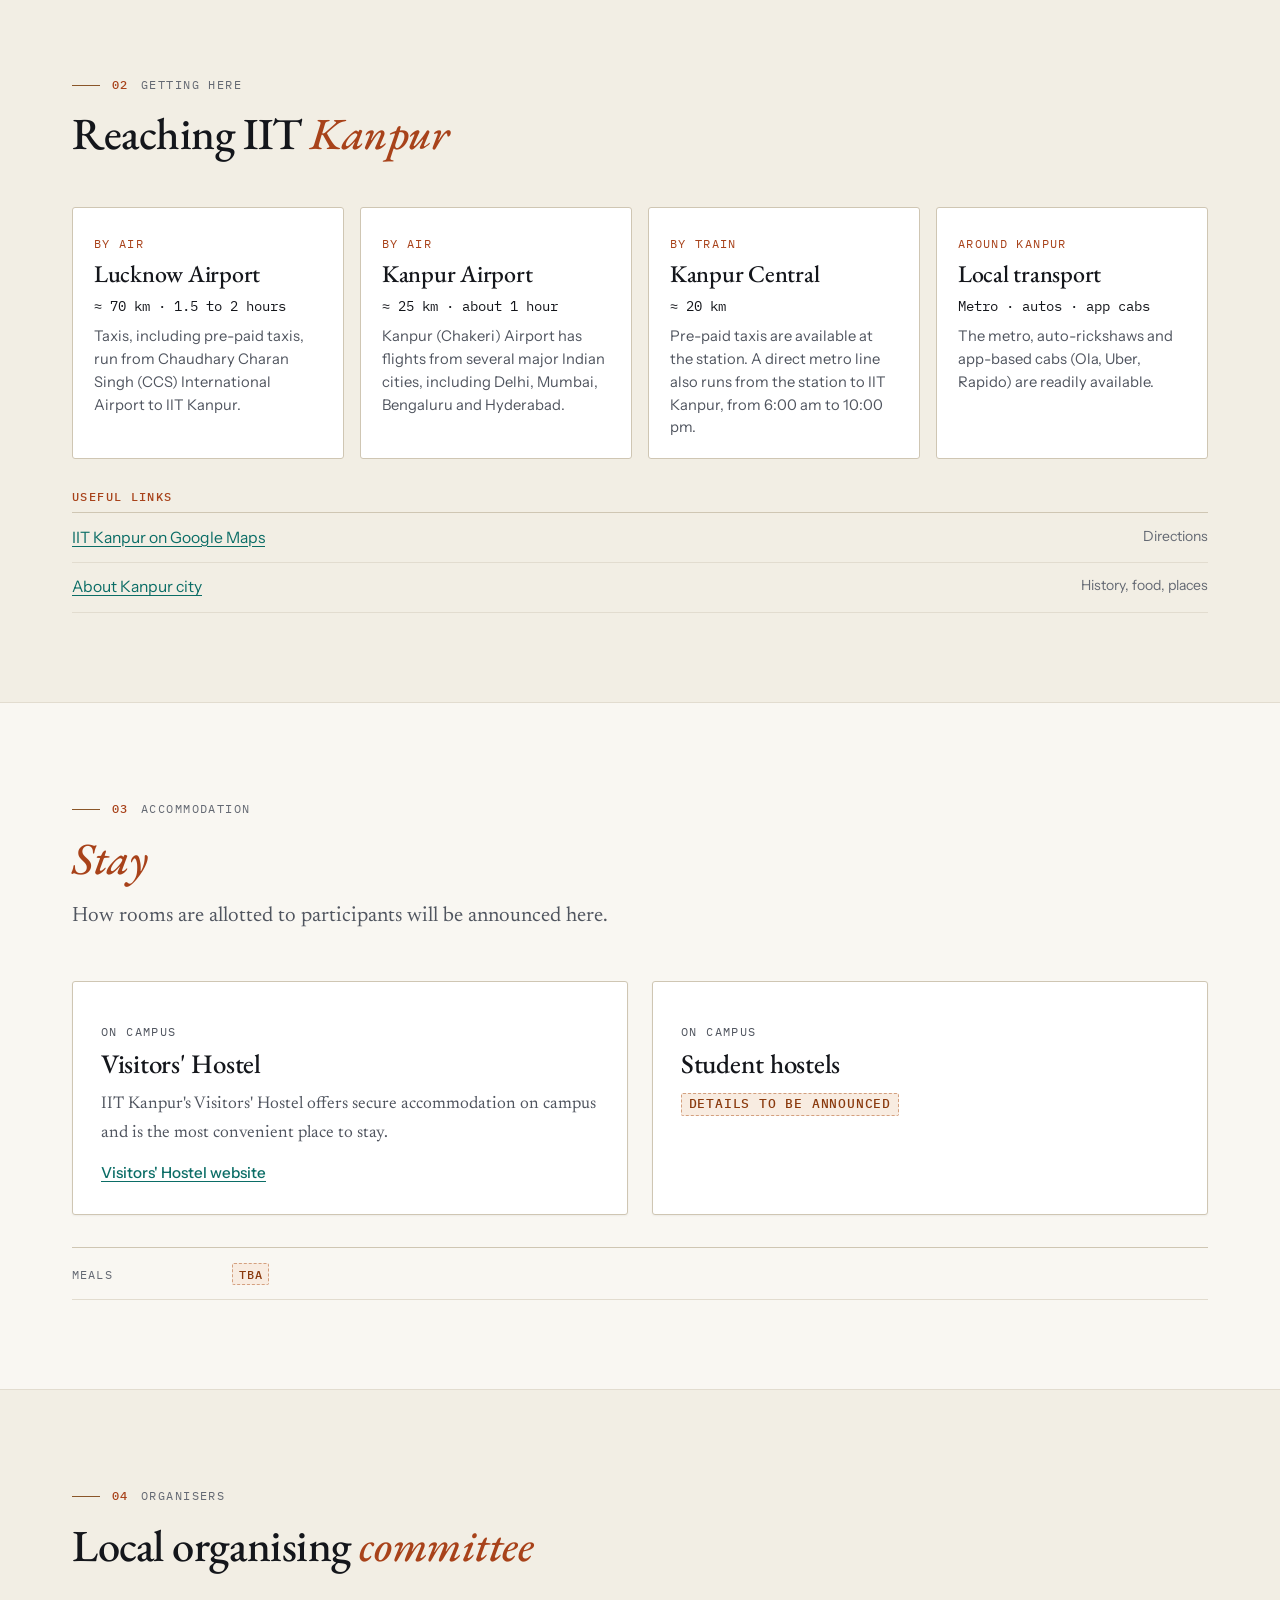
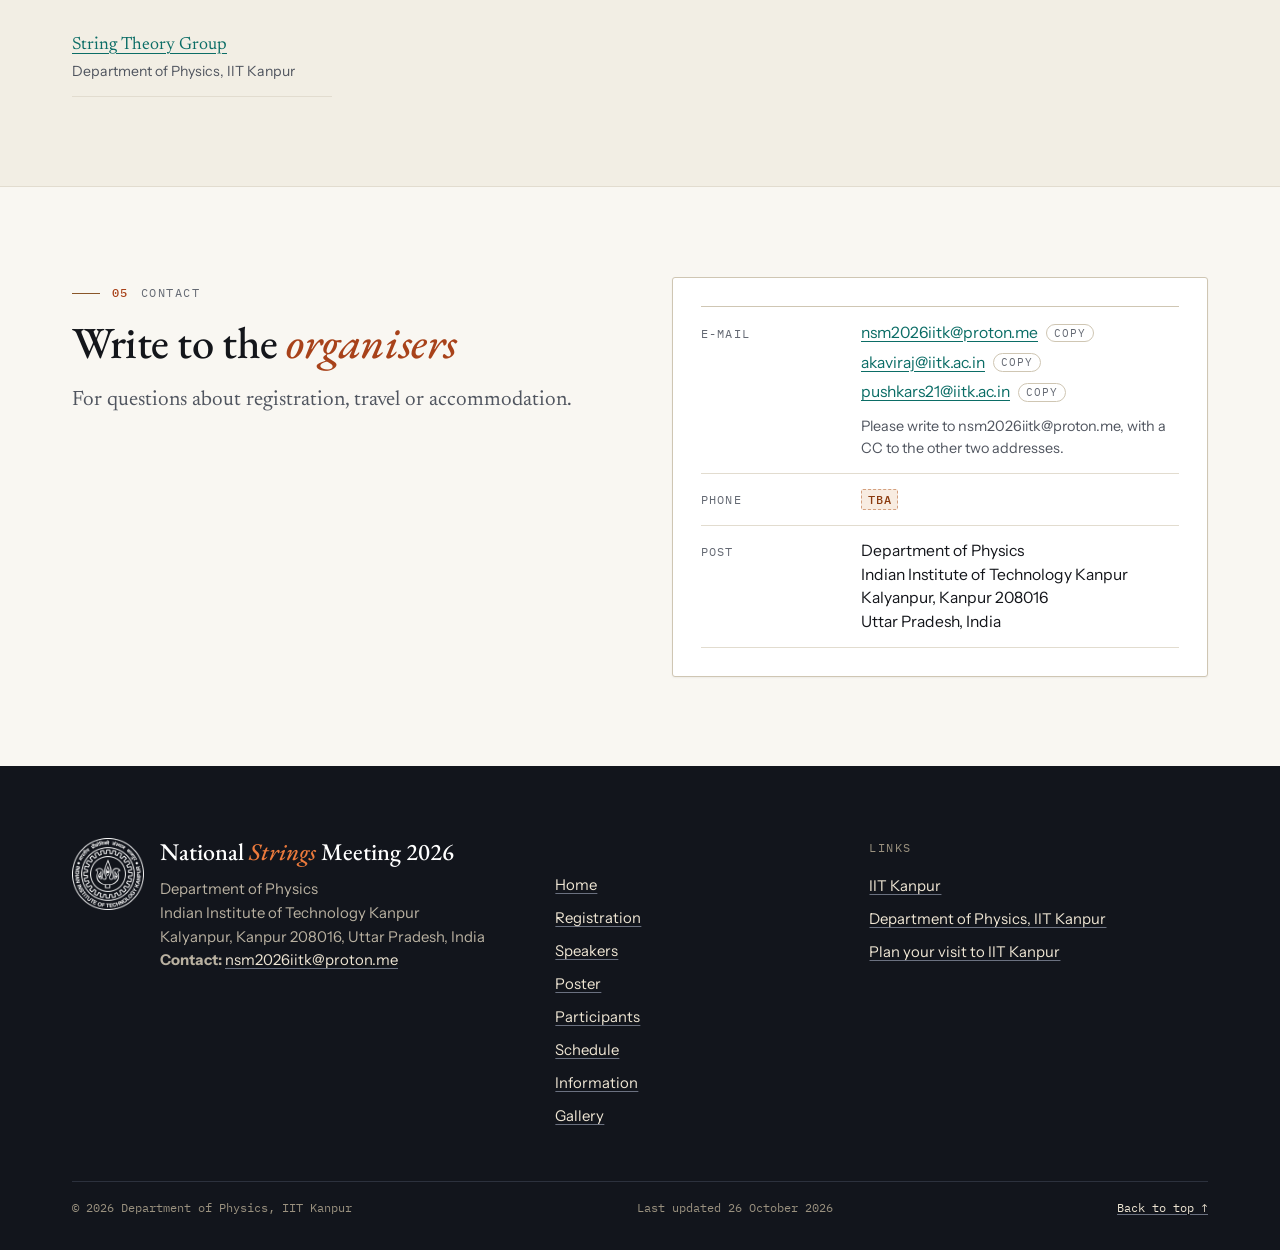
<file: venue-organizers.html>
<!doctype html>
<html lang="en">
<head>
  <meta charset="utf-8">
  <meta name="viewport" content="width=device-width, initial-scale=1">
  <title>Information · National Strings Meeting 2026 · IIT Kanpur</title>
  <meta name="description" content="Venue, cafés on campus, travel, accommodation and local organising committee of the National Strings Meeting 2026 at IIT Kanpur, 15–19 December 2026.">
  <meta name="theme-color" content="#f9f7f2">
  <link rel="icon" href="assets/images/favicon-32.png" sizes="32x32" type="image/png">
  <link rel="icon" href="assets/images/favicon.svg" type="image/svg+xml">
  <link rel="apple-touch-icon" href="assets/images/apple-touch-icon.png">
  <link rel="stylesheet" href="css/style.css">
</head>

<body>
<a class="skip-link" href="#main">Skip to content</a>

<!-- =====================================================================
     HEADER — the same on every page.
     In the visual editor (edit.html) a change made here on one page is
     copied to every page automatically. By hand: change it in every
     .html file.
     aria-current="page" marks the page you are on (orange underline).
     ===================================================================== -->
<header class="masthead">
  <div class="wrap masthead__inner">
    <a class="brand" href="index.html">
      <img src="assets/images/iitk-emblem.png" alt="IIT Kanpur emblem" width="46" height="46">
      <span class="brand__text">
        <span class="brand__name">NSM <em>2026</em></span>
        <span class="brand__host">Department of Physics · IIT Kanpur</span>
      </span>
    </a>
    <button class="menu-toggle" type="button" aria-expanded="false" aria-controls="site-nav">Menu</button>
    <nav class="site-nav" id="site-nav" aria-label="Main">
      <ul>
        <li><a href="index.html">Home</a></li>
        <li><a href="registration.html">Registration</a></li>
        <li><a href="speakers.html">Speakers</a></li>
        <li><a href="shortlisted.html">Poster</a></li>
        <li><a href="participants.html">Participants</a></li>
        <li><a href="schedule.html">Schedule</a></li>
        <li><a href="venue-organizers.html" aria-current="page">Information</a></li>
        <li><a href="gallery.html">Gallery</a></li>
      </ul>
    </nav>
  </div>
</header>

<main id="main">

  <!-- ===================================================================
       PAGE TITLE
       =================================================================== -->
  <header class="page-head">
    <div class="wrap">
      <p class="eyebrow">NSM 2026 · <b>Information</b></p>
      <h1>Practical <em>information</em></h1>
      <p class="lead">Where the meeting takes place, how to reach IIT Kanpur, where to stay, who is organising it, and how to get in touch.</p>
      <ul class="jump-links">
        <li><a href="#venue">Venue</a></li>
        <li><a href="#food">Food &amp; coffee</a></li>
        <li><a href="#travel">Getting here</a></li>
        <li><a href="#accommodation">Accommodation</a></li>
        <li><a href="#organizers">Local organising committee</a></li>
        <li><a href="#contact">Contact</a></li>
      </ul>
    </div>
  </header>


  <!-- ===================================================================
       VENUE
       =================================================================== -->
  <section class="band" id="venue" aria-labelledby="venue-title">
    <div class="wrap">
      <div class="split">
        <div>
          <p class="eyebrow"><b>01</b> Venue</p>
          <h2 id="venue-title">IIT Kanpur <em>campus</em></h2>
          <div class="prose mt-5">
            <p>The meeting is hosted by the String theory group at the Department of Physics, Indian Institute of Technology Kanpur. IIT Kanpur is a quiet residential campus, away from the bustle of Kanpur city.</p>
          </div>
          <p class="callout mt-5"><b>Note:</b> The conference will take place at two venues on campus: the Outreach Auditorium and Lecture Hall 18 (L-18). Each day's sessions will be held at one of them; see the <a href="schedule.html">schedule</a>.</p>

          <!-- PHOTOS OF THE TWO VENUES — the files are in assets/images/.
               If a file is missing, its figure stays hidden. -->
          <figure class="figure figure--photo mt-5" data-item>
            <img src="assets/images/uploads/images-2.jpeg" width="677" height="250" loading="lazy" data-optional-image alt="The Outreach Auditorium at IIT Kanpur: a red-brick building with a lawn, flower beds and potted plants in front">
            <figcaption><span>1. The Outreach Auditorium at the Indian Institute of Technology (IIT) Kanpur is a dedicated venue for academic conferences, seminars, lectures and multidisciplinary events.</span></figcaption>
          </figure>
          <figure class="figure figure--photo mt-5" data-item>
            <img src="assets/images/campus/campus-4.jpg" width="870" height="229" loading="lazy" data-optional-image alt="Inside Lecture Hall 18 (L-18) at IIT Kanpur: rows of seats facing a stage and a projection screen">
            <figcaption><span>2. Lecture Hall 18 (L-18) is a technology-enabled lecture hall in the New Lecture Hall Complex of the Indian Institute of Technology (IIT) Kanpur.</span></figcaption>
          </figure>
        </div>

        <div class="card">
          <h3 class="card__kicker">Conference location</h3>
          <!-- EDIT: the hall of the meeting; replace any TBA mark when confirmed -->
          <dl class="facts">
            <div><dt>Location</dt><dd>Outreach Auditorium and Lecture Hall 18 (L-18)</dd></div>
            <div><dt>Address</dt><dd>
              <ul class="plain-list">
                <li><b>Outreach Auditorium:</b> adjacent to VH-1 (Guest House)</li>
                <li><b>L-18:</b> in the New Lecture Hall Complex</li>
              </ul>
            </dd></div>
            <div><dt>Security</dt><dd><a href="tel:+915122597999">0512-259-7999</a></dd></div>
            <div><dt>Health Centre</dt><dd><a href="tel:+915122597777">0512-259-7777</a></dd></div>
            <div><dt>Maps</dt><dd>
              <ul class="plain-list">
                <li><a href="https://www.google.com/maps/dir/?api=1&amp;destination=26.5089907,80.2345859">Directions to the Outreach Auditorium</a></li>
                <li><a href="https://www.google.com/maps/dir/?api=1&amp;destination=26.5108868,80.2341719">Directions to L-18</a></li>
              </ul>
            </dd></div>
          </dl>
        </div>
      </div>

      <!-- ===============================================================
           FOOD AND COFFEE ON CAMPUS
           Three groups, each a <ul class="place-cards">. One <li> per place.
           TEMPLATE with a photo (photos in assets/images/places/):
           <li class="place-card" data-item>
             <img src="assets/images/places/name.jpg" width="1000" height="750" loading="lazy" alt="What the photo shows">
             <div class="place-card__body">
               <p class="place-card__where">Where it is</p>
               <h5 class="place-card__name">Name of the place</h5>
               <p>One line about it.</p>
               <p class="place-card__hours">Open 10:00 am – 10:00 pm</p>
               <p class="place-card__link"><a href="https://www.google.com/maps/dir/?api=1&amp;destination=LAT,LNG">Directions to the place</a></p>
             </div>
           </li>
           Without a photo: leave out the <img …> line and add
           place-card--text to the class. Leave out any line you do not
           need (where, hours, map). A wide card with the photo beside the
           text: class="place-card place-card--feature" (the hostel canteens).
           MAP LINKS open Google Maps with the route from wherever the
           visitor is: https://www.google.com/maps/dir/?api=1&amp;destination=LAT,LNG
           To get LAT,LNG: in Google Maps on a computer, right-click the
           place and click the numbers at the top of the menu (copies them).
           (A link from Share → Copy link on a route would start the route
           from where it was shared, so use the form above instead.)
           =============================================================== -->
      <div class="places" id="food">
        <h3 class="places__title">Food and coffee on <em>campus</em></h3>
        <p class="places__lead">Cafés in the academic area, canteens in every hostel, and more places around the campus, from late-night snacks to sit-down dinners. Hours can differ on some days and during the winter break: the map links show the latest.</p>

        <h4 class="places__group">In the academic area</h4>
        <ul class="place-cards">
          <li class="place-card" data-item>
            <img src="assets/images/places/cafe-coffee-day.jpg" width="1000" height="750" loading="lazy" alt="Café Coffee Day at IIT Kanpur at dusk: a red-brick building with a covered terrace of tables under tall palm trees">
            <div class="place-card__body">
              <h5 class="place-card__name">Café Coffee Day</h5>
              <p>Coffee and snacks, with tables on a covered terrace among the palms.</p>
              <p class="place-card__hours">Open 8:00 am – 11:55 pm</p>
              <p class="place-card__link"><a href="https://www.google.com/maps/dir/?api=1&amp;destination=26.511853,80.2342306">Directions to Café Coffee Day</a></p>
            </div>
          </li>
          <li class="place-card" data-item>
            <img src="assets/images/places/subway.jpg" width="1000" height="750" loading="lazy" alt="The Subway restaurant at IIT Kanpur: a green and yellow shopfront with large windows behind a railing covered in climbing plants">
            <div class="place-card__body">
              <h5 class="place-card__name">Subway</h5>
              <p>Sandwiches, salads and coffee.</p>
              <p class="place-card__hours">Open 10:00 am – 1:00 am</p>
              <p class="place-card__link"><a href="https://www.google.com/maps/dir/?api=1&amp;destination=26.5108694,80.2348296">Directions to Subway</a></p>
            </div>
          </li>
          <li class="place-card" data-item>
            <img src="assets/images/places/starbucks.jpg" width="1000" height="750" loading="lazy" alt="The Starbucks café at IIT Kanpur at night: a lit sign above glass walls, with people working at wooden tables inside">
            <div class="place-card__body">
              <h5 class="place-card__name">Starbucks</h5>
              <p>Coffee, tea and snacks, with indoor seating.</p>
              <p class="place-card__hours">Open 8:00 am – 1:00 am</p>
              <p class="place-card__link"><a href="https://www.google.com/maps/dir/?api=1&amp;destination=26.5107758,80.2348353">Directions to Starbucks</a></p>
            </div>
          </li>
        </ul>

        <h4 class="places__group">In the hostels</h4>
        <ul class="place-cards place-cards--single">
          <li class="place-card place-card--feature" data-item>
            <img src="assets/images/places/hostel.jpg" width="738" height="306" loading="lazy" alt="A student hostel at IIT Kanpur at night: lit rooms and balconies on several floors, with curved walkways around a central lawn">
            <div class="place-card__body">
              <p class="place-card__where">Boys' and girls' hostels</p>
              <h5 class="place-card__name">Hostel canteens</h5>
              <p>Every hostel has its own canteen, serving meals and snacks from the afternoon until late at night. During the winter break, check whether a particular hostel's canteen is open.</p>
              <p class="place-card__hours">Open 2:00 pm – 2:00 am</p>
            </div>
          </li>
        </ul>

        <h4 class="places__group">Elsewhere on campus</h4>
        <ul class="place-cards">
          <li class="place-card" data-item>
            <img src="assets/images/places/cf98-cafe.jpg" width="533" height="400" loading="lazy" alt="The CF ’98 café at VH-1 at night: a glass-walled café with people at tables inside and a sign reading “Café at VH”">
            <div class="place-card__body">
              <p class="place-card__where">VH-1, next to the Outreach Auditorium</p>
              <h5 class="place-card__name">CF ’98 Café</h5>
              <p>The café of Visitors' Hostel 1, a few steps from the Outreach Auditorium.</p>
              <p class="place-card__hours">Open 10:00 am – 10:00 pm</p>
              <p class="place-card__link"><a href="https://www.google.com/maps/dir/?api=1&amp;destination=26.507288,80.2341131">Directions to CF ’98 Café</a></p>
            </div>
          </li>
          <li class="place-card" data-item>
            <img src="assets/images/places/oat-eateries.jpg" width="533" height="400" loading="lazy" alt="Food counters at the OAT, with their signs above, and people eating at round tables with yellow chairs">
            <div class="place-card__body">
              <p class="place-card__where">OAT (Open Air Theatre)</p>
              <h5 class="place-card__name">Eateries at OAT</h5>
              <p>Several food counters, and a pleasant place to hang out at night.</p>
              <p>A good place on campus to find shawarma.</p>
              <p class="place-card__hours">Open 4:00 pm – 3:00 am</p>
              <p class="place-card__link"><a href="https://www.google.com/maps/dir/?api=1&amp;destination=26.5050475,80.2293771">Directions to the eateries at OAT</a></p>
            </div>
          </li>
          <li class="place-card" data-item>
            <img src="assets/images/places/zing-pizza.jpg" width="560" height="420" loading="lazy" alt="The entrance of Zing Pizza &amp; Café: glowing neon signs of a burger, a coffee cup and the café's name on a green wall, beside a yellow door">
            <div class="place-card__body">
              <p class="place-card__where">New Shopping Centre</p>
              <h5 class="place-card__name">Zing Pizza &amp; Café</h5>
              <p>Pizzas, burgers, snacks and coffee.</p>
              <p class="place-card__hours">Open 11:00 am – 1:00 am</p>
              <p class="place-card__link"><a href="https://www.google.com/maps/dir/?api=1&amp;destination=26.5043783,80.2310437">Directions to Zing Pizza &amp; Café</a></p>
            </div>
          </li>
          <li class="place-card" data-item>
            <img src="assets/images/places/food-court.jpg" width="750" height="562" loading="lazy" alt="A milkshake counter in the food court at night, under a lit “Mama Mio” sign, with the menu on the wall">
            <div class="place-card__body">
              <p class="place-card__where">Residential area</p>
              <h5 class="place-card__name">Food court</h5>
              <p>A late-night option for meals, snacks and milkshakes.</p>
              <p class="place-card__hours">Open 4:00 pm – 3:00 am</p>
              <p class="place-card__link"><a href="https://www.google.com/maps/dir/?api=1&amp;destination=26.5059054,80.2273359">Directions to the food court</a></p>
            </div>
          </li>
          <li class="place-card" data-item>
            <img src="assets/images/places/campus-restaurant.jpg" width="560" height="420" loading="lazy" alt="The Campus Restaurant: a red-brick front with a striped awning over a glass door, potted plants outside and a sign reading “Campus Restaurant · Breakfast · Lunch · Snacks · Dinner”">
            <div class="place-card__body">
              <p class="place-card__where">Shopping Centre</p>
              <h5 class="place-card__name">Campus Restaurant <small>(Wazwan Foods)</small></h5>
              <p>A sit-down restaurant for a proper lunch or dinner. It is a little costlier than the cafés and canteens, and a good choice for an unhurried evening meal.</p>
              <p class="place-card__hours">Open 12:00 pm – 11:00 pm</p>
              <p class="place-card__link"><a href="https://www.google.com/maps/dir/?api=1&amp;destination=26.5115631,80.2363488">Directions to the Campus Restaurant</a></p>
            </div>
          </li>
          <li class="place-card" data-item>
            <img src="assets/images/places/tadka.jpg" width="560" height="420" loading="lazy" alt="The lit red “Tadka IIT Kanpur” sign, with a chilli under the name, on a wall at night below trees and a lamp">
            <div class="place-card__body">
              <p class="place-card__where">Shopping Centre</p>
              <h5 class="place-card__name">Tadka Restaurant</h5>
              <p>Another sit-down restaurant for a proper dinner, next door to the Campus Restaurant. Prices are a little higher than at the cafés and canteens, and it is good for a group dinner after the day's talks.</p>
              <p class="place-card__hours">Open 10:00 am – 10:30 pm</p>
              <p class="place-card__link"><a href="https://www.google.com/maps/dir/?api=1&amp;destination=26.5113131,80.2360374">Directions to Tadka Restaurant</a></p>
            </div>
          </li>
        </ul>
      </div>

      <!-- CAMPUS PLAN — drawn from OpenStreetMap data (see README): conference venues
           (orange, numbered), main gate (dark), stay spots (teal), Library and
           Health Centre (grey). The caption below links each place to Google Maps. -->
      <figure class="figure figure--plan mt-6">
        <div class="scroll-x" tabindex="0" role="region" aria-label="Campus plan (scroll sideways on small screens)">
          <img src="assets/images/iitk-campus-plan.svg" width="1449" height="1422" loading="lazy" alt="Plan of the whole IIT Kanpur campus. In orange, the two conference venues, close together near the centre: 1, the Outreach Auditorium, and 2, the New Lecture Hall Complex with L-18. On the east edge, the main gate, joined to the venues by the main road. In teal, the stay spots: VH-1 and Hall 6 just south of the venues, Hall 4 to the south-west, Hall 8 and Hall 11 further south-west, and VH-2 to the west. Also marked: the Library and the Health Centre.">
        </div>
        <figcaption>
          <span>The IIT Kanpur campus. Conference venues: 1. Outreach Auditorium and 2. New Lecture Hall Complex (L-18) (for directions, see Maps under Venue, above). <a href="https://www.google.com/maps/dir/?api=1&amp;destination=26.5108317,80.246626">Main gate</a>. Stay spots: <a style="white-space: nowrap" href="https://www.google.com/maps/dir/?api=1&amp;destination=26.5072708,80.2345103">VH-1</a>, <a style="white-space: nowrap" href="https://www.google.com/maps/dir/?api=1&amp;destination=26.51163,80.2256012">VH-2</a>, <a href="https://www.google.com/maps/dir/?api=1&amp;destination=26.507201,80.2315731">Hall 4</a>, <a href="https://www.google.com/maps/dir/?api=1&amp;destination=26.505152,80.2345866">Hall 6</a>, <a href="https://www.google.com/maps/dir/?api=1&amp;destination=26.5047149,80.228494">Hall 8</a>, <a href="https://www.google.com/maps/dir/?api=1&amp;destination=26.5048811,80.2264867">Hall 11</a>. Each linked name opens directions in Google Maps.</span>
          <small>Plan drawn from OpenStreetMap data · © OpenStreetMap contributors, ODbL</small>
        </figcaption>
      </figure>
    </div>
  </section>


  <!-- ===================================================================
       GETTING HERE
       Facts from IIT Kanpur's "Plan your visit" page
       (https://www.iitk.ac.in/visitors) and the organisers, October 2026.
       One <li class="travel-card"> per route.
       =================================================================== -->
  <section class="band band--alt" id="travel" aria-labelledby="travel-title">
    <div class="wrap">
      <div class="section-head">
        <p class="eyebrow"><b>02</b> Getting here</p>
        <h2 id="travel-title">Reaching IIT <em>Kanpur</em></h2>
      </div>

      <ul class="travel-cards">
        <li class="travel-card">
          <p class="mode">By air</p>
          <h3>Lucknow Airport</h3>
          <p class="distance">≈ 70 km · 1.5 to 2 hours</p>
          <p>Taxis, including pre-paid taxis, run from Chaudhary Charan Singh (CCS) International Airport to IIT Kanpur.</p>
        </li>
        <li class="travel-card">
          <p class="mode">By air</p>
          <h3>Kanpur Airport</h3>
          <p class="distance">≈ 25 km · about 1 hour</p>
          <p>Kanpur (Chakeri) Airport has flights from several major Indian cities, including Delhi, Mumbai, Bengaluru and Hyderabad.</p>
        </li>
        <li class="travel-card">
          <p class="mode">By train</p>
          <h3>Kanpur Central</h3>
          <p class="distance">≈ 20 km</p>
          <p>Pre-paid taxis are available at the station. A direct metro line also runs from the station to IIT Kanpur, from 6:00 am to 10:00 pm.</p>
        </li>
        <li class="travel-card">
          <p class="mode">Around Kanpur</p>
          <h3>Local transport</h3>
          <p class="distance">Metro · autos · app cabs</p>
          <p>The metro, auto-rickshaws and app-based cabs (Ola, Uber, Rapido) are readily available.</p>
        </li>
      </ul>

      <h3 class="card__kicker mt-6">Useful links</h3>
      <ul class="link-list">
        <li><a href="https://www.google.com/maps/dir/?api=1&amp;destination=Indian+Institute+of+Technology+Kanpur">IIT Kanpur on Google Maps</a> <small>Directions</small></li>
        <li><a href="https://www.iitk.ac.in/kanpur-city">About Kanpur city</a> <small>History, food, places</small></li>
      </ul>
    </div>
  </section>


  <!-- ===================================================================
       ACCOMMODATION AND STAY
       =================================================================== -->
  <section class="band" id="accommodation" aria-labelledby="stay-title">
    <div class="wrap">
      <div class="section-head">
        <p class="eyebrow"><b>03</b> Accommodation</p>
        <h2 id="stay-title"><em>Stay</em></h2>
        <p class="lead">How rooms are allotted to participants will be announced here.</p>
      </div>

      <ul class="grid-cards grid-cards--fit">
        <li class="card">
          <p class="card__kicker">On campus</p>
          <h3>Visitors' Hostel</h3>
          <p>IIT Kanpur's Visitors' Hostel offers secure accommodation on campus and is the most convenient place to stay.</p>
          <p class="card__link"><a href="https://iitk.ac.in/vh/">Visitors' Hostel website</a></p>
        </li>
        <li class="card">
          <p class="card__kicker">On campus</p>
          <h3>Student hostels</h3>
          <p><span class="tba">Details to be announced</span></p>
        </li>
      </ul>

      <dl class="facts mt-6">
        <div hidden><dt>Check-in</dt><dd><span class="tba">TBA</span></dd></div>
        <div hidden><dt>Check-out</dt><dd><span class="tba">TBA</span></dd></div>
        <div><dt>Meals</dt><dd><span class="tba">TBA</span></dd></div>
      </dl>
    </div>
  </section>


  <!-- ===================================================================
       LOCAL ORGANISING COMMITTEE
       The String Theory Group of the Department of Physics; its name links
       to the members page of the group's website.
       To list people instead, one <li> per person. TEMPLATE:
         <li><span class="name">Firstname Surname</span><span class="affil">Department of Physics, IIT Kanpur</span></li>
       For a role (e.g. Convener), add:  <span class="role">Convener</span>  before the name.
       =================================================================== -->
  <section class="band band--alt" id="organizers" aria-labelledby="org-title">
    <div class="wrap">
      <div class="section-head">
        <p class="eyebrow"><b>04</b> Organisers</p>
        <h2 id="org-title">Local organising <em>committee</em></h2>
      </div>

      <ul class="people-list">
        <li><span class="name"><a href="https://sites.google.com/view/st-iitk/members?authuser=0">String Theory Group</a></span><span class="affil">Department of Physics, IIT Kanpur</span></li>
      </ul>
    </div>
  </section>


  <!-- ===================================================================
       CONTACT
       =================================================================== -->
  <section class="band" id="contact" aria-labelledby="contact-title">
    <div class="wrap split split--even">
      <div>
        <p class="eyebrow"><b>05</b> Contact</p>
        <h2 id="contact-title">Write to the <em>organisers</em></h2>
        <p class="lead mt-4">For questions about registration, travel or accommodation.</p>
      </div>
      <div class="card">
        <!-- E-MAIL — a click on an address opens the e-mail program; the small
             "Copy" button next to it copies the address (js/main.js, section 7).
             The first address is the main one: its link opens a new e-mail with
             the other two already in CC (…?cc=address,address).
             To add another address, add one <li> per address, written twice (link and text):
             <li><a class="copy-email" href="mailto:name@iitk.ac.in">name@iitk.ac.in</a></li>
             PHONE NUMBERS — replace the TBA mark with one <li> per number:
             <ul class="plain-list"><li><a href="tel:+915122590000">0512-259-0000</a> (Name)</li></ul> -->
        <dl class="facts">
          <div><dt>E-mail</dt><dd>
            <ul class="email-list">
              <li><a class="copy-email" href="mailto:nsm2026iitk@proton.me?cc=akaviraj@iitk.ac.in,pushkars21@iitk.ac.in">nsm2026iitk@proton.me</a></li>
              <li><a class="copy-email" href="mailto:akaviraj@iitk.ac.in">akaviraj@iitk.ac.in</a></li>
              <li><a class="copy-email" href="mailto:pushkars21@iitk.ac.in">pushkars21@iitk.ac.in</a></li>
            </ul>
            <p class="table-note">Please write to nsm2026iitk@proton.me, with a CC to the other two addresses.</p>
          </dd></div>
          <div><dt>Phone</dt><dd><span class="tba">TBA</span></dd></div>
          <div><dt>Post</dt><dd>Department of Physics<br>Indian Institute of Technology Kanpur<br>Kalyanpur, Kanpur 208016<br>Uttar Pradesh, India</dd></div>
        </dl>
      </div>
    </div>
  </section>

</main>


<!-- =====================================================================
     FOOTER — the same on every page.
     In the visual editor (edit.html) a change made here on one page is
     copied to every page automatically. By hand: change it in every
     .html file.
     ===================================================================== -->
<footer class="site-footer">
  <div class="wrap">
    <div class="footer__grid">
      <div class="footer__brand">
        <img src="assets/images/iitk-emblem-white.png" alt="IIT Kanpur emblem" width="72" height="72">
        <div>
          <p class="footer__name">National <em>Strings</em> Meeting 2026</p>
          <address>
            Department of Physics<br>
            Indian Institute of Technology Kanpur<br>
            Kalyanpur, Kanpur 208016, Uttar Pradesh, India<br>
            <b>Contact:</b> <a href="mailto:nsm2026iitk@proton.me">nsm2026iitk@proton.me</a>
          </address>
        </div>
      </div>

      <div>
        <ul class="footer__list">
          <li><a href="index.html">Home</a></li>
          <li><a href="registration.html">Registration</a></li>
          <li><a href="speakers.html">Speakers</a></li>
          <li><a href="shortlisted.html">Poster</a></li>
          <li><a href="participants.html">Participants</a></li>
          <li><a href="schedule.html">Schedule</a></li>
          <li><a href="venue-organizers.html">Information</a></li>
          <li><a href="gallery.html">Gallery</a></li>
        </ul>
      </div>

      <div>
        <p class="footer__title">Links</p>
        <ul class="footer__list">
          <li><a href="https://www.iitk.ac.in/">IIT Kanpur</a></li>
          <li><a href="https://www.iitk.ac.in/phy/">Department of Physics, IIT Kanpur</a></li>
          <li><a href="https://www.iitk.ac.in/visitors">Plan your visit to IIT Kanpur</a></li>
        </ul>
      </div>
    </div>

    <div class="footer__base">
      <p>© 2026 Department of Physics, IIT Kanpur</p>
      <p>Last updated 26 October 2026</p>
      <p><a href="#main">Back to top ↑</a></p>
    </div>
  </div>
</footer>

<script src="js/main.js" defer></script>
</body>
</html>
</file>
<file: css/style.css>
/* =====================================================================
   NATIONAL STRINGS MEETING 2026 · IIT KANPUR — the whole stylesheet
   ---------------------------------------------------------------------
   An editorial, journal-like look: warm paper, ink-dark serif type,
   hairline rules, one burnt-orange accent, copper line drawings.

   Sections (search for the number, e.g. "9.4"):
     1  Tokens: colours, fonts, sizes  ← change the look here
     2  Reset and base typography
     3  Layout: wrappers, bands, grids
     4  STRING ANIMATION: size, position, colours
     5  Header and navigation
     6  Home hero
     7  Inner-page header
     8  Shared components: buttons, TBA marks, cards, facts, lists
     9  Home sections: campus & photo slideshow, about, news & dates,
        registration band, sponsors
    10  Registration page
    11  Schedule page and Talk Materials
    11b Speakers list; Shortlisted Posters & Talks
    12  Information page (venue, travel, organisers)
    12b Gallery page and photo viewer
    13  Footer
    14  Utilities, motion, print
   ===================================================================== */


/* =====================================================================
   1  TOKENS
   ===================================================================== */
:root {
  /* Paper and ink */
  --paper: #f9f7f2;          /* page background */
  --paper-2: #f2eee4;        /* alternate bands */
  --card: #ffffff;           /* cards */
  --ink-hi: #14161b;         /* headings */
  --ink: #262931;            /* body text (13:1 on paper) */
  --ink-mid: #50555f;        /* secondary text (6.4:1 or more) */
  --ink-low: #646973;        /* captions, labels (4.7:1 or more) */

  /* Rules and borders */
  --rule: #e2dccf;           /* hairlines between things (decorative) */
  --rule-strong: #cfc6b3;    /* card outlines (decorative) */
  --rule-control: #8a7d68;   /* borders that carry meaning: buttons, inputs (3.4:1) */

  /* Accents */
  --ember: #a8421a;          /* the one accent: emphasis, primary buttons, current page */
  --ember-deep: #86330f;     /* hover state of the accent */
  --ember-tint: #f6e7dd;
  --copper: #8a5629;         /* line drawings and small geometric marks */
  --gold: #8a5f12;           /* the single highlight dot of the animation */
  --link: #0b6d66;           /* links: deep teal, always underlined */
  --link-tint: #e0efec;

  /* "To be announced" marks */
  --tba: #8a3a0e;
  --tba-bg: #f8ece1;
  --tba-border: #d4a07f;

  /* Night band (footer, registration band) */
  --night: #12151c;
  --night-2: #1b1f28;
  --night-rule: #2c313d;
  --cream: #efe6d4;
  --cream-mid: #b9b1a1;
  --cream-accent: #ec7a3c;

  /* Type */
  --font-display: "EB Garamond", Garamond, "Cormorant Garamond", Georgia, "Times New Roman", serif;
  --font-text: "Newsreader", "Iowan Old Style", Georgia, "Times New Roman", serif;
  --font-ui: "Instrument Sans Variable", "Instrument Sans", system-ui, -apple-system, "Segoe UI", Roboto, sans-serif;
  --font-mono: "IBM Plex Mono", ui-monospace, "SF Mono", Menlo, Consolas, monospace;

  --step--1: 0.875rem;
  --step-0: 1.0625rem;                               /* body: 17px */
  --step-1: clamp(1.15rem, 1.1rem + 0.25vw, 1.3rem); /* lead text */
  --step-2: clamp(1.35rem, 1.2rem + 0.6vw, 1.7rem);  /* card titles */
  --step-3: clamp(1.9rem, 1.5rem + 1.6vw, 2.9rem);   /* section titles */
  --step-4: clamp(2.5rem, 1.8rem + 3vw, 4.2rem);     /* inner page titles */
  --step-5: clamp(2.9rem, 1.6rem + 5.2vw, 5.6rem);   /* home page title */

  /* Space */
  --sp-1: 0.25rem;
  --sp-2: 0.5rem;
  --sp-3: 0.75rem;
  --sp-4: 1rem;
  --sp-5: 1.5rem;
  --sp-6: 2rem;
  --sp-7: 3rem;
  --sp-8: 4rem;
  --sp-9: 6rem;

  /* Shape */
  --radius: 3px;
  --shadow-1: 0 1px 2px rgba(20, 22, 27, 0.05);
  --shadow-2: 0 14px 34px -18px rgba(20, 22, 27, 0.28);

  --wrap: 1200px;
  --header-h: 72px;
  --ease: cubic-bezier(0.22, 1, 0.36, 1);
}

/* Fonts — stored locally in assets/fonts (SIL Open Font License 1.1) */
@font-face { font-family: "EB Garamond"; src: url("../assets/fonts/EBGaramond-400-normal.woff2") format("woff2"); font-weight: 400; font-style: normal; font-display: swap; }
@font-face { font-family: "EB Garamond"; src: url("../assets/fonts/EBGaramond-500-normal.woff2") format("woff2"); font-weight: 500; font-style: normal; font-display: swap; }
@font-face { font-family: "EB Garamond"; src: url("../assets/fonts/EBGaramond-600-normal.woff2") format("woff2"); font-weight: 600; font-style: normal; font-display: swap; }
@font-face { font-family: "EB Garamond"; src: url("../assets/fonts/EBGaramond-400-italic.woff2") format("woff2"); font-weight: 400; font-style: italic; font-display: swap; }
@font-face { font-family: "EB Garamond"; src: url("../assets/fonts/EBGaramond-500-italic.woff2") format("woff2"); font-weight: 500; font-style: italic; font-display: swap; }
@font-face { font-family: "Newsreader"; src: url("../assets/fonts/Newsreader-Variable.woff2") format("woff2"); font-weight: 200 800; font-style: normal; font-display: swap; }
@font-face { font-family: "Newsreader"; src: url("../assets/fonts/Newsreader-Variable-Italic.woff2") format("woff2"); font-weight: 200 800; font-style: italic; font-display: swap; }
@font-face { font-family: "Instrument Sans Variable"; src: url("../assets/fonts/InstrumentSans-Variable.woff2") format("woff2"); font-weight: 400 700; font-style: normal; font-display: swap; }
@font-face { font-family: "IBM Plex Mono"; src: url("../assets/fonts/IBMPlexMono-400.woff2") format("woff2"); font-weight: 400; font-style: normal; font-display: swap; }
@font-face { font-family: "IBM Plex Mono"; src: url("../assets/fonts/IBMPlexMono-500.woff2") format("woff2"); font-weight: 500; font-style: normal; font-display: swap; }


/* =====================================================================
   2  RESET AND BASE TYPOGRAPHY
   ===================================================================== */
*, *::before, *::after { box-sizing: border-box; }

html {
  -webkit-text-size-adjust: 100%;
  text-size-adjust: 100%;
  scroll-padding-top: calc(var(--header-h) + 1rem);
}

@media (prefers-reduced-motion: no-preference) {
  html { scroll-behavior: smooth; }
}

body {
  margin: 0;
  background: var(--paper);
  color: var(--ink);
  font-family: var(--font-text);
  font-size: var(--step-0);
  line-height: 1.68;
  -webkit-font-smoothing: antialiased;
  text-rendering: optimizeLegibility;
  overflow-x: hidden;
}

h1, h2, h3, h4 {
  margin: 0;
  font-family: var(--font-display);
  font-weight: 500;
  color: var(--ink-hi);
  line-height: 1.12;
  letter-spacing: -0.01em;
}

h2 { font-size: var(--step-3); }
h3 { font-size: var(--step-2); }
h1 em, h2 em, h3 em { font-style: italic; color: var(--ember); }

/* Other text set in the heading font (names, status lines) uses the same weight */
.brand__name, .footer__name, .status-box .status-line { font-weight: 500; }

p, ul, ol, dl, dd, figure, blockquote { margin: 0; }
p + p { margin-top: 0.9em; }
ul, ol { padding: 0; }
img, svg { display: block; max-width: 100%; }
img { height: auto; }
address { font-style: normal; }
strong { font-weight: 600; }
small { font-size: var(--step--1); }

a {
  color: var(--link);
  text-decoration: underline;
  text-decoration-thickness: 1px;
  text-underline-offset: 0.2em;
}
a:hover { text-decoration-thickness: 2px; }

:focus-visible { outline: 2px solid var(--link); outline-offset: 3px; }
:focus:not(:focus-visible) { outline: none; }

.skip-link {
  position: absolute; left: var(--sp-4); top: -100px; z-index: 100;
  padding: var(--sp-2) var(--sp-4);
  background: var(--link); color: #fff; font-family: var(--font-ui); text-decoration: none;
  border-radius: var(--radius);
}
.skip-link:focus { top: var(--sp-3); }

/* Small uppercase label above titles ("01 · About") */
.eyebrow {
  display: inline-flex; align-items: center; gap: var(--sp-3);
  margin-bottom: var(--sp-4);
  font-family: var(--font-mono); font-size: 0.75rem; line-height: 1.4;
  letter-spacing: 0.12em; text-transform: uppercase; color: var(--ink-low);
}
.eyebrow::before {
  content: ""; width: 28px; height: 1px; background: var(--copper);
}
.eyebrow b { font-weight: 500; color: var(--ember); }

.lead {
  font-size: var(--step-1); line-height: 1.6; color: var(--ink-mid); max-width: 40rem;
}

.prose { max-width: 40rem; }
.prose ul { padding-left: 1.2em; }
.prose li + li { margin-top: 0.35em; }


/* =====================================================================
   3  LAYOUT
   ===================================================================== */
.wrap {
  width: 100%;
  max-width: var(--wrap);
  margin-inline: auto;
  padding-inline: clamp(1rem, 4vw, 2rem);
}

/* A band is a full-width section; alternate bands use paper-2 */
.band { padding-block: clamp(3.5rem, 7vw, 6rem); }
.band--alt { background: var(--paper-2); border-block: 1px solid var(--rule); }
.band--tight { padding-block: clamp(2.5rem, 5vw, 4rem); }
.band--snug-top { padding-top: clamp(1.75rem, 3.5vw, 2.75rem); }   /* a list that starts close under the page title (Speakers) */

/* Section heading block */
.section-head { margin-bottom: clamp(2rem, 4vw, 3rem); max-width: 46rem; }
.section-head h2 { font-size: var(--step-3); }
.section-head .lead { margin-top: var(--sp-4); }

.split {
  display: grid; gap: clamp(2rem, 5vw, 4.5rem);
  grid-template-columns: minmax(0, 1fr);
}
@media (min-width: 900px) {
  .split { grid-template-columns: minmax(0, 7fr) minmax(0, 5fr); }
  .split--even { grid-template-columns: minmax(0, 1fr) minmax(0, 1fr); }
  .split--side { grid-template-columns: minmax(0, 4fr) minmax(0, 8fr); }
}

.grid-cards {
  display: grid; gap: clamp(0.75rem, 2.4vw, 1.5rem);
  grid-template-columns: repeat(auto-fill, minmax(min(100%, 250px), 1fr));
  list-style: none;
}
/* Cards that should always fill the row (e.g. three accommodation cards) */
.grid-cards--fit { grid-template-columns: repeat(auto-fit, minmax(min(100%, 250px), 1fr)); }
/* =====================================================================
   4  STRING ANIMATION — size, position and colours
   ---------------------------------------------------------------------
   The drawing itself is made by js/string-animation.js.
   ▸ SIZE:      change --string-size (largest size first, then the
                fraction of the screen width it may use).
   ▸ POSITION:  nudge it with --string-shift-x / --string-shift-y
                (e.g. -20px moves it left / up).
   ▸ FADE:      --string-fade sets how early the edges fade out.
   ▸ COLOURS:   the --string-… variables below.
   ▸ NIGHT LOOK: add class "string-figure--night" to the <figure> in
                index.html for the original dark version.
   ===================================================================== */
.string-figure {
  --string-size: min(540px, 42vw);
  --string-shift-x: 0px;
  --string-shift-y: 0px;
  --string-fade: 58%;
  --string-line: var(--copper);          /* the rings */
  --string-line-back: #a99b83;           /* rings seen through the tube */
  --string-accent: var(--ember);         /* the travelling string */
  --string-hot: var(--gold);             /* its hot spot */
  --string-marks: #d9d1c0;               /* "+" marks */
  --string-label: var(--ink-mid);        /* τ, Σ */
  --string-ground: transparent;

  position: relative;
  width: var(--string-size);
  margin-inline: auto;
  transform: translate(var(--string-shift-x), var(--string-shift-y));
}

.string-figure__canvas {
  position: relative;
  aspect-ratio: 1 / 1;
  background: var(--string-ground);
  border-radius: 50%;
  -webkit-mask-image: radial-gradient(closest-side, #000 var(--string-fade), transparent 100%);
  mask-image: radial-gradient(closest-side, #000 var(--string-fade), transparent 100%);
}

.string-figure__canvas svg { width: 100%; height: 100%; overflow: visible; }

.string-figure--night {
  --string-line: #c98a55;
  --string-line-back: #56678a;
  --string-accent: #ec7a3c;
  --string-hot: #f4c47c;
  --string-marks: #1e283d;
  --string-label: #c7b9a2;
  --string-ground: #0a0e1a;
}

/* Parts of the drawing (classes set by js/string-animation.js) */
.sa-marks path { stroke: var(--string-marks); stroke-width: 1; vector-effect: non-scaling-stroke; fill: none; }
.sa-ring, .sa-long, .sa-ring-back, .sa-long-back, .sa-guide, .sa-accent, .sa-accent-back {
  fill: none; stroke-width: 1; vector-effect: non-scaling-stroke;
}
.sa-ring { stroke: var(--string-line); stroke-opacity: 0.85; }
.sa-long { stroke: var(--string-line); stroke-opacity: 0.45; }
.sa-back { opacity: 0.6; }
.sa-ring-back, .sa-long-back { stroke: var(--string-line-back); }
.sa-guide { stroke: var(--string-line); }
.sa-accent { stroke: var(--string-accent); stroke-width: 1.8; }
.sa-accent-back { stroke: var(--string-accent); stroke-dasharray: 3 5; }
.sa-hot { fill: var(--string-hot); }
.sa-label { fill: var(--string-label); font-family: var(--font-text); font-style: italic; font-size: 30px; }
.sa-label-big { font-size: 40px; }
.sa-tag { fill: var(--string-label); font-family: var(--font-mono); font-size: 16px; }

.string-figure figcaption {
  margin-top: var(--sp-2);
  text-align: center;
  color: var(--ink-mid);
}
.string-figure .equation { font-size: 1.05rem; overflow-x: auto; overflow-y: hidden; }
.string-figure .equation .katex-display { margin: 0; }
.string-figure .caption {
  display: block; margin-top: var(--sp-1);
  font-family: var(--font-mono); font-size: 0.72rem; letter-spacing: 0.06em; color: var(--ink-low);
}

@media (max-width: 1023px) {
  .string-figure { --string-size: min(440px, 86vw); }
}


/* =====================================================================
   5  HEADER AND NAVIGATION (identical on every page)
   ===================================================================== */
.masthead {
  position: sticky; top: 0; z-index: 50;
  background: rgba(249, 247, 242, 0.92);
  -webkit-backdrop-filter: saturate(1.2) blur(10px);
  backdrop-filter: saturate(1.2) blur(10px);
  border-bottom: 1px solid transparent;
  transition: border-color 200ms ease;
}
.masthead.is-scrolled { border-bottom-color: var(--rule); }

.masthead__inner {
  display: flex; align-items: center; gap: var(--sp-5);
  min-height: var(--header-h);
}

.brand {
  display: flex; align-items: center; gap: var(--sp-3);
  color: var(--ink-hi); text-decoration: none; flex: none;
}
.brand img { width: 46px; height: 46px; }
.brand__text { display: flex; flex-direction: column; line-height: 1.1; }
.brand__name {
  font-family: var(--font-display); font-size: 1.3rem; letter-spacing: 0.01em;
}
.brand__name em { font-style: italic; color: var(--ember); }
.brand__host {
  margin-top: 3px;
  font-family: var(--font-mono); font-size: 0.66rem; letter-spacing: 0.1em; text-transform: uppercase; color: var(--ink-low);
}

.site-nav { margin-left: auto; }
.site-nav ul { list-style: none; display: flex; align-items: center; gap: clamp(1rem, 1.5vw, 1.5rem); }
.site-nav a {
  position: relative; display: inline-block; padding: 0.4rem 0;
  font-family: var(--font-ui); font-size: 0.95rem; font-weight: 500;
  color: var(--ink); text-decoration: none; white-space: nowrap;
}
/* eight menu items: a little tighter on narrow desktop screens */
@media (min-width: 1024px) and (max-width: 1279px) {
  .masthead__inner { gap: var(--sp-4); }
  .site-nav ul { gap: 0.8rem; }
  .site-nav a { font-size: 0.88rem; }
  .brand__host { letter-spacing: 0.04em; }
}
@media (min-width: 1024px) and (max-width: 1119px) {
  .site-nav ul { gap: 0.7rem; }
}
.site-nav a:hover { color: var(--ember); }
.site-nav a[aria-current="page"] { color: var(--ember); }
.site-nav a[aria-current="page"]::after {
  content: ""; position: absolute; left: 0; right: 0; bottom: 0; height: 2px; background: var(--ember);
}

.menu-toggle {
  display: none; margin-left: auto;
  padding: 0.5rem 0.9rem;
  font-family: var(--font-ui); font-size: 0.9rem; font-weight: 600; color: var(--ink-hi);
  background: transparent; border: 1px solid var(--rule-control); border-radius: var(--radius); cursor: pointer;
}

@media (max-width: 1023px) {
  .menu-toggle { display: inline-flex; }
  .site-nav {
    display: none; position: absolute; left: 0; right: 0; top: 100%;
    background: var(--paper); border-bottom: 1px solid var(--rule); box-shadow: var(--shadow-2);
  }
  .site-nav.is-open { display: block; }
  .site-nav ul { flex-direction: column; align-items: stretch; gap: 0; padding: var(--sp-3) clamp(1rem, 4vw, 2rem) var(--sp-5); }
  .site-nav li { border-bottom: 1px solid var(--rule); }
  .site-nav a { display: block; padding: 0.9rem 0; font-size: 1.05rem; }
  .site-nav a[aria-current="page"]::after { display: none; }
  .masthead__inner { position: static; }
  .masthead { position: sticky; }
}

@media (max-width: 420px) {
  .brand__host { display: none; }
  .brand img { width: 40px; height: 40px; }
}


/* =====================================================================
   6  HOME HERO
   ===================================================================== */
.hero {
  position: relative;
  padding-block: clamp(2.5rem, 6vw, 5rem) clamp(2.5rem, 5vw, 4rem);
  overflow: hidden;
}

.hero__grid {
  display: grid; gap: clamp(1.5rem, 4vw, 3rem);
  grid-template-columns: minmax(0, 1fr);
  align-items: center;
}
@media (min-width: 1024px) {
  .hero__grid { grid-template-columns: minmax(0, 7fr) minmax(0, 5fr); }
}

.hero__title {
  font-size: var(--step-5);
  line-height: 1;
  letter-spacing: -0.012em;
}
.hero__title .year {
  display: inline-block;
  font-style: italic; color: var(--ember);
  letter-spacing: -0.01em;
}

.hero__lede { margin-top: var(--sp-5); }

.hero__facts {
  display: grid; gap: var(--sp-4) var(--sp-6);
  grid-template-columns: repeat(auto-fit, minmax(min(100%, 160px), 1fr));
  margin-top: var(--sp-6); padding-top: var(--sp-5);
  border-top: 1px solid var(--rule-strong);
  max-width: 44rem;
}
.hero__facts dt {
  font-family: var(--font-mono); font-size: 0.7rem; letter-spacing: 0.12em; text-transform: uppercase; color: var(--ink-low);
}
.hero__facts dd { margin-top: 2px; font-family: var(--font-ui); font-size: 0.98rem; line-height: 1.45; color: var(--ink-hi); }

.hero__actions { display: flex; flex-wrap: wrap; gap: var(--sp-3); margin-top: var(--sp-6); }

.hero__figure { align-self: center; }

/* Measuring line: a hairline with copper ticks along the foot of the hero */
.measure-line {
  height: 9px; margin-top: clamp(2rem, 4vw, 3rem);
  border-bottom: 1px solid var(--rule-strong);
  background-image:
    repeating-linear-gradient(90deg, var(--copper) 0 1px, transparent 1px 120px),
    repeating-linear-gradient(90deg, var(--rule-strong) 0 1px, transparent 1px 24px);
  background-size: 100% 9px, 100% 4px;
  background-position: left bottom, left bottom;
  background-repeat: no-repeat;
  opacity: 0.9;
}


/* =====================================================================
   7  INNER-PAGE HEADER (Registration, Schedule, Information …)
   ===================================================================== */
.page-head {
  padding-block: clamp(2.5rem, 6vw, 4.5rem) clamp(2rem, 4vw, 3rem);
  border-bottom: 1px solid var(--rule);
}
.page-head h1 { font-size: var(--step-4); line-height: 1.02; }
.page-head .lead { margin-top: var(--sp-4); }

/* On-page jump links under the page title */
.jump-links {
  display: flex; flex-wrap: wrap; gap: var(--sp-2);
  margin-top: var(--sp-5); list-style: none;
}
.jump-links a {
  display: inline-block; padding: 0.35rem 0.8rem;
  font-family: var(--font-ui); font-size: 0.88rem; font-weight: 500;
  color: var(--ink-hi); text-decoration: none;
  border: 1px solid var(--rule-control); border-radius: 999px;
}
.jump-links a:hover { border-color: var(--ember); color: var(--ember); }


/* =====================================================================
   8  SHARED COMPONENTS
   ===================================================================== */

/* 8.1 Buttons ------------------------------------------------------- */
.btn {
  display: inline-flex; align-items: center; gap: 0.5em;
  min-height: 46px; padding: 0.7rem 1.25rem;
  font-family: var(--font-ui); font-size: 0.95rem; font-weight: 600; line-height: 1.2;
  color: var(--ink-hi); text-decoration: none;
  background: transparent; border: 1px solid var(--rule-control); border-radius: var(--radius);
  cursor: pointer; transition: background-color 160ms ease, border-color 160ms ease, color 160ms ease;
}
.btn:hover { border-color: var(--ink-hi); text-decoration: none; }
.btn--primary { background: var(--ember); border-color: var(--ember); color: #fff; }
.btn--primary:hover { background: var(--ember-deep); border-color: var(--ember-deep); color: #fff; }
.btn--small { min-height: 38px; padding: 0.45rem 0.95rem; font-size: 0.88rem; }
.btn--light { color: var(--cream); border-color: #6b7180; }
.btn--light:hover { border-color: var(--cream); color: #fff; }
.btn--light.btn--primary { color: #fff; background: var(--ember); border-color: var(--ember); }
/* A button whose link is not ready yet: <span class="btn is-pending" aria-disabled="true"> */
.btn.is-pending { cursor: not-allowed; color: var(--ink-low); border-style: dashed; background: transparent; }
.band--night .btn.is-pending { color: var(--cream-mid); border-color: #6b7180; }

/* 8.2 "To be announced" marks --------------------------------------- */
/* Short:   <span class="tba">To be announced</span>                      */
/* Longer:  <p class="tba-note">Details will be announced here.</p>       */
.tba {
  display: inline-block;
  padding: 0.05em 0.5em;
  font-family: var(--font-mono); font-size: 0.78em; font-weight: 500; line-height: 1.5;
  letter-spacing: 0.06em; text-transform: uppercase; font-style: normal;
  color: var(--tba); background: var(--tba-bg);
  border: 1px dashed var(--tba-border); border-radius: 2px;
  white-space: nowrap;
}
.tba-note {
  padding: 0.75rem 1rem;
  font-style: italic; color: var(--tba);
  background: var(--tba-bg); border: 1px dashed var(--tba-border); border-radius: var(--radius);
}
.band--night .tba { color: #f1b98c; background: #2a1e17; border-color: #8a5a3c; }

/* "Example" badge on sample rows, so they are never taken as real */
.sample-badge {
  display: inline-block; margin-left: 0.5em; vertical-align: middle;
  padding: 0 0.45em;
  font-family: var(--font-mono); font-size: 0.66rem; font-weight: 500; line-height: 1.6; letter-spacing: 0.1em; text-transform: uppercase;
  color: var(--tba); border: 1px solid var(--tba-border); border-radius: 2px;
}

/* 8.3 Cards --------------------------------------------------------- */
.card {
  position: relative;
  padding: clamp(1.25rem, 2.5vw, 1.75rem);
  background: var(--card);
  border: 1px solid var(--rule-strong);
  border-radius: var(--radius);
  box-shadow: var(--shadow-1);
}
.card h3:not(.card__kicker) { font-size: var(--step-2); }
.card__kicker {
  margin-bottom: var(--sp-2);
  font-family: var(--font-mono); font-size: 0.72rem; letter-spacing: 0.12em; text-transform: uppercase; color: var(--ember);
}
.card p { margin-top: var(--sp-3); color: var(--ink-mid); }
.card__link { margin-top: var(--sp-4); font-family: var(--font-ui); font-size: 0.95rem; font-weight: 500; }

/* 8.4 Fact list (label / value rows) ------------------------------- */
.facts { border-top: 1px solid var(--rule-strong); }
.facts > div {
  display: grid; gap: 2px var(--sp-5);
  grid-template-columns: minmax(0, 1fr);
  padding-block: 0.85rem; border-bottom: 1px solid var(--rule);
}
@media (min-width: 560px) {
  .facts > div { grid-template-columns: 8.5rem minmax(0, 1fr); align-items: baseline; }
}
.facts dt { font-family: var(--font-mono); font-size: 0.72rem; letter-spacing: 0.1em; text-transform: uppercase; color: var(--ink-low); }
.facts dd { font-family: var(--font-ui); font-size: 0.98rem; line-height: 1.5; color: var(--ink-hi); }

/* 8.5 Tags ----------------------------------------------------------- */
.tags { display: flex; flex-wrap: wrap; gap: var(--sp-2); list-style: none; }
.tags li {
  padding: 0.3rem 0.75rem;
  font-family: var(--font-text); font-style: italic; font-size: 1rem;
  color: var(--ink-hi); background: var(--card);
  border: 1px solid var(--rule-strong); border-radius: 999px;
}

/* 8.6 Link list ---------------------------------------------------- */
.link-list { list-style: none; border-top: 1px solid var(--rule-strong); }
.link-list li {
  display: flex; flex-wrap: wrap; justify-content: space-between; gap: 2px var(--sp-4);
  padding-block: 0.7rem; border-bottom: 1px solid var(--rule);
  font-family: var(--font-ui); font-size: 0.98rem;
}
.link-list small { color: var(--ink-low); font-family: var(--font-ui); }

/* 8.7 Numbered list (objectives, steps) ---------------------------- */
.numbered { list-style: none; counter-reset: n; }
.numbered > li {
  counter-increment: n;
  position: relative; padding: 0.85rem 0 0.85rem 3rem;
  border-top: 1px solid var(--rule);
}
.numbered > li:last-child { border-bottom: 1px solid var(--rule); }
.numbered > li::before {
  content: counter(n, decimal-leading-zero);
  position: absolute; left: 0; top: 0.95rem;
  font-family: var(--font-mono); font-size: 0.8rem; color: var(--ember);
}

/* 8.8 Compact person rows (committees) ------------------------------ */
.people-list { list-style: none; display: grid; gap: 0 var(--sp-6); grid-template-columns: repeat(auto-fill, minmax(min(100%, 260px), 1fr)); }
.people-list li { padding-block: 0.75rem; border-bottom: 1px solid var(--rule); }
.people-list .name { font-family: var(--font-text); font-size: 1.1rem; color: var(--ink-hi); }
.people-list .affil { display: block; font-family: var(--font-ui); font-size: 0.88rem; color: var(--ink-mid); }
.people-list .role { display: block; font-family: var(--font-mono); font-size: 0.7rem; letter-spacing: 0.1em; text-transform: uppercase; color: var(--ember); }

/* 8.9 Figure with caption ----------------------------------------- */
.figure {
  background: var(--card); border: 1px solid var(--rule-strong); border-radius: var(--radius); overflow: hidden;
}
.figure figcaption {
  display: flex; flex-wrap: wrap; justify-content: space-between; gap: var(--sp-2) var(--sp-5);
  padding: 0.75rem 1rem; border-top: 1px solid var(--rule);
  font-family: var(--font-ui); font-size: 0.88rem; color: var(--ink-mid);
}
.figure figcaption small { font-family: var(--font-mono); font-size: 0.7rem; letter-spacing: 0.04em; color: var(--ink-low); }

/* A card beside a longer column keeps its own height */
.split > .card { align-self: start; }

/* A photo figure (e.g. the venue photo) */
.figure--photo img { width: 100%; height: auto; }

/* 8.10 E-mail addresses: the link opens the e-mail program, the small
        "Copy" button after it copies the address (js/main.js, section 7) */
.email-list { list-style: none; display: grid; gap: 0.4rem; }
.copy-email { overflow-wrap: anywhere; }
.copy-btn {
  display: inline-block; margin-left: 0.5rem; padding: 0 0.45rem;
  font-family: var(--font-mono); font-size: 0.66rem; letter-spacing: 0.08em; text-transform: uppercase; line-height: 1.6;
  color: var(--ink-low); background: none; border: 1px solid var(--rule-strong); border-radius: 999px; vertical-align: 0.1em;
  cursor: copy;
}
.copy-btn:hover { color: var(--link); border-color: var(--link); }
.copy-btn:focus-visible { outline: 2px solid var(--link); outline-offset: 2px; }
.copy-btn.is-copied, .copy-btn.is-copied:hover { color: #fff; background: var(--link); border-color: var(--link); }

/* The registration deadline: bold and underlined in the accent colour
   (<strong class="deadline">20 November 2026</strong>), so it is not taken for a link */
.deadline {
  font-weight: 700; color: inherit;
  text-decoration: underline; text-decoration-color: var(--ember);
  text-decoration-thickness: 2px; text-underline-offset: 0.2em; text-decoration-skip-ink: auto;
}
.band--night .deadline { color: #fff; text-decoration-color: var(--cream-accent); }

/* 8.11 A note with confirmed information (unlike the dashed "to be announced" note) */
.callout {
  padding: 0.9rem 1.1rem; background: var(--paper-2);
  border-left: 3px solid var(--ember); border-radius: 0 var(--radius) var(--radius) 0;
  font-family: var(--font-ui); font-size: 0.95rem; line-height: 1.55; color: var(--ink);
}
.band--alt .callout { background: var(--card); }
.callout b { color: var(--ink-hi); }

/* A note shown only while every step of a numbered list is hidden (Registration) */
.numbered:has(> li:not([hidden])) + .steps-empty { display: none; }
.numbered + .steps-empty { margin-top: var(--sp-3); }

/* 8.12 A short list without bullets (e.g. two addresses in one fact row) */
.plain-list { list-style: none; display: grid; gap: 0.35rem; }
.plain-list b { font-weight: 600; color: var(--ink-hi); }

/* A map wider than a phone screen scrolls sideways instead of shrinking */
.scroll-x { overflow-x: auto; -webkit-overflow-scrolling: touch; }
.scroll-x > img { min-width: 760px; width: 100%; }
@media (min-width: 760px) { .scroll-x > img { min-width: 0; } }


/* =====================================================================
   9  HOME SECTIONS
   ===================================================================== */

/* 9.1 Campus band and photo slideshow ---------------------------------
   ▸ Slideshow shape: change --slide-ratio (e.g. 16 / 9 or 4 / 3).
   ▸ Cross-fade length: --slide-fade.
   ▸ Slow drift and zoom of each photo: --slide-zoom (1 = none) and the
     --kb-x / --kb-y pairs below (direction of the drift, per photo).
   ▸ Seconds per photo: data-interval in index.html.
   ------------------------------------------------------------------- */
.campus {
  display: grid; gap: clamp(2rem, 4vw, 3.5rem);
  grid-template-columns: minmax(0, 1fr);
  align-items: center;
}
@media (min-width: 960px) {
  .campus { grid-template-columns: minmax(0, 5fr) minmax(0, 7fr); }
}
.campus__text h2 { font-size: var(--step-3); }
.campus__coords {
  font-family: var(--font-mono); font-size: 0.78rem; letter-spacing: 0.06em; color: var(--ink-low);
}
.campus__coords li { list-style: none; padding-block: 0.45rem; border-bottom: 1px solid var(--rule); }
.campus__coords li:first-child { border-top: 1px solid var(--rule); }

.slideshow {
  --slide-ratio: 3 / 2;
  --slide-fade: 1.4s;
  --slide-zoom: 1.12;
  --slide-interval: 6s;   /* set from data-interval by js/slideshow.js */
  position: relative;
}
.slideshow__slides {
  position: relative; list-style: none;
  aspect-ratio: var(--slide-ratio);
  overflow: hidden;
  border-radius: var(--radius);
  background: var(--night);
  box-shadow: var(--shadow-2);
  touch-action: pan-y;
}
.slide {
  position: absolute; inset: 0;
  opacity: 0; visibility: hidden;
  transition: opacity var(--slide-fade) ease-in-out, visibility 0s linear var(--slide-fade);
}
.slide.is-active {
  z-index: 1; opacity: 1; visibility: visible;
  transition: opacity var(--slide-fade) ease-in-out, visibility 0s;
}
.slide.is-leaving { visibility: visible; }
.slide figure { position: relative; height: 100%; margin: 0; overflow: hidden; }
.slide img { width: 100%; height: 100%; object-fit: cover; }

/* "Ken Burns": each photo drifts and zooms out slowly while it is shown,
   and keeps moving while it fades out. Every photo drifts another way. */
.slide:nth-child(4n+1) { --kb-x: -2%;   --kb-y: -1.5%; }
.slide:nth-child(4n+2) { --kb-x: 2%;    --kb-y: 1.2%; }
.slide:nth-child(4n+3) { --kb-x: -1.5%; --kb-y: 2%; }
.slide:nth-child(4n+4) { --kb-x: 2%;    --kb-y: -1.8%; }
@keyframes slide-drift {
  from { transform: scale(var(--slide-zoom)) translate(var(--kb-x, 0), var(--kb-y, 0)); }
  to   { transform: scale(1) translate(0, 0); }
}
.slide.is-active img, .slide.is-leaving img {
  animation: slide-drift calc(var(--slide-interval) + var(--slide-fade) * 2) cubic-bezier(0.25, 0.1, 0.25, 1) both;
}
/* whole-photo slides (data-fit="contain"): the photo stays still, its blurred copy drifts */
.slide--contain img { position: relative; z-index: 1; object-fit: contain; }
.slide.slide--contain img:not(.slide__backdrop) { animation: none; }
.slide--contain .slide__backdrop {
  position: absolute; inset: -24px; z-index: 0;
  width: calc(100% + 48px); height: calc(100% + 48px); max-width: none;
  object-fit: cover; filter: blur(20px) brightness(0.6);
}
.slide figcaption {
  position: absolute; left: 0; right: 0; bottom: 0; z-index: 2;
  padding: 2.75rem 1.1rem 0.85rem;
  font-family: var(--font-ui); font-size: 0.92rem; font-weight: 500; color: #fff;
  background: linear-gradient(to top, rgba(10, 12, 16, 0.72), rgba(10, 12, 16, 0));
  opacity: 0; transform: translateY(10px);
  transition: opacity 500ms ease, transform 700ms var(--ease);
}
.slide.is-active figcaption { opacity: 1; transform: none; transition-delay: 450ms; }

.slideshow__controls {
  display: flex; align-items: center; justify-content: space-between; gap: var(--sp-4);
  margin-top: var(--sp-4);
}
.slideshow__dots { display: flex; align-items: center; gap: 0.15rem; }
.slideshow__dot {
  position: relative; width: 28px; height: 28px; padding: 0;
  background: none; border: 0; cursor: pointer;
}
.slideshow__dot::before {
  content: ""; position: absolute; left: 50%; top: 50%;
  width: 8px; height: 8px; margin: -4px 0 0 -4px;
  border-radius: 999px; background: var(--rule-control);
  transition: width 300ms var(--ease), margin 300ms var(--ease), background-color 300ms ease;
}
.slideshow__dot[aria-current="true"]::before { width: 22px; margin-left: -11px; background: var(--ember); }
/* while the slideshow plays, the active dot fills up as time runs */
.slideshow__dot[aria-current="true"].is-running::before { background: var(--tba-border); }
.slideshow__dot.is-running::after {
  content: ""; position: absolute; left: 50%; top: 50%;
  width: 22px; height: 8px; margin: -4px 0 0 -11px; border-radius: 999px; background: var(--ember);
  transform-origin: left center; animation: slide-dot-fill var(--slide-interval) linear both;
}
@keyframes slide-dot-fill { from { transform: scaleX(0.08); } to { transform: scaleX(1); } }
.slideshow__count { margin: 0 auto 0 0; font-family: var(--font-mono); font-size: 0.75rem; letter-spacing: 0.08em; color: var(--ink-low); }
.slideshow__buttons { display: flex; gap: var(--sp-2); }
.slideshow__btn {
  display: grid; place-items: center;
  width: 42px; height: 42px; padding: 0;
  font-family: var(--font-ui); font-size: 1rem; color: var(--ink-hi);
  background: var(--card); border: 1px solid var(--rule-control); border-radius: 999px;
  cursor: pointer; transition: border-color 160ms ease, color 160ms ease;
}
.slideshow__btn:hover { border-color: var(--ember); color: var(--ember); }
.slideshow__btn--pause { font-size: 0.72rem; letter-spacing: -0.05em; }

/* 9.2 About ------------------------------------------------------------ */
.about__aside { display: grid; gap: var(--sp-5); align-content: start; }
.about__aside .card__kicker { margin-bottom: var(--sp-3); }
.about h3.subhead { font-size: var(--step-2); margin: var(--sp-6) 0 var(--sp-3); }

/* 9.3 Announcements and important dates ------------------------------ */
.news-list { list-style: none; display: grid; gap: var(--sp-4); }
.news-item { padding: 1.25rem 1.4rem; background: var(--card); border: 1px solid var(--rule-strong); border-radius: var(--radius); }
.news-item__meta {
  display: flex; flex-wrap: wrap; gap: var(--sp-2) var(--sp-3); align-items: center; margin-bottom: var(--sp-2);
  font-family: var(--font-mono); font-size: 0.72rem; letter-spacing: 0.08em; text-transform: uppercase; color: var(--ink-low);
}
.news-item__label { color: var(--ember); }
.news-item h3 { font-size: 1.5rem; }
.news-item p { margin-top: var(--sp-2); color: var(--ink-mid); }
/* An announcement that must stand out (e.g. "Registration is now open!"):
   a warm tint of the accent colour, a stronger top rule, a filled label
   and a larger title with its key words in the accent italic */
.news-item--highlight {
  padding: clamp(1.4rem, 3vw, 1.9rem);
  background: var(--card);
  background: color-mix(in srgb, var(--ember) 7%, var(--card));
  border-color: color-mix(in srgb, var(--ember) 35%, var(--rule-strong));
  border-top: 4px solid var(--ember);
  box-shadow: var(--shadow-1);
}
.news-item--highlight .news-item__label { padding: 0.1rem 0.55rem; font-weight: 500; color: #fff; background: var(--ember); border-radius: 2px; }
.news-item--highlight h3 { font-size: clamp(1.65rem, 1.35rem + 1.1vw, 2.25rem); line-height: 1.15; color: var(--ink-hi); }
.news-item--highlight p { color: var(--ink); }
.news-item .news-item__action { margin-top: var(--sp-4); }

.dates { list-style: none; position: relative; }
.dates li {
  position: relative;
  display: grid; gap: 2px var(--sp-4); grid-template-columns: minmax(0, 1fr);
  padding: 0.9rem 0 0.9rem 1.75rem;
  border-bottom: 1px solid var(--rule);
}
@media (min-width: 520px) { .dates li { grid-template-columns: 9.5rem minmax(0, 1fr); align-items: baseline; } }
.dates li::before {
  content: ""; position: absolute; left: 0.2rem; top: 1.3rem;
  width: 9px; height: 9px; border-radius: 50%;
  border: 1px solid var(--copper); background: var(--paper-2);
}
.dates li::after {
  content: ""; position: absolute; left: calc(0.2rem + 4px); top: 1.9rem; bottom: -1.3rem; width: 1px; background: var(--copper); opacity: 0.5;
}
.dates li:last-child::after { display: none; }
.dates .when { font-family: var(--font-mono); font-size: 0.85rem; color: var(--ink-hi); }
.dates .what { font-family: var(--font-text); font-size: 1.08rem; color: var(--ink-hi); }
.dates li.is-key::before { background: var(--ember); border-color: var(--ember); }

/* 9.4 Registration band (dark) ----------------------------------------- */
.band--night { background: var(--night); color: var(--cream); }
.band--night h2, .band--night h3 { color: #fff; }
.band--night h2 em, .band--night h3 em { color: var(--cream-accent); }
.band--night .eyebrow { color: var(--cream-mid); }
.band--night .eyebrow b { color: var(--cream-accent); }
.band--night .eyebrow::before { background: var(--cream-accent); }
.band--night .lead, .band--night p { color: var(--cream-mid); }
.band--night a:not(.btn) { color: #8fded6; }

.reg-cards { display: grid; gap: var(--sp-5); grid-template-columns: minmax(0, 1fr); }
@media (min-width: 760px) { .reg-cards { grid-template-columns: repeat(2, minmax(0, 1fr)); } }
.reg-card {
  padding: clamp(1.4rem, 3vw, 2rem);
  background: var(--night-2); border: 1px solid var(--night-rule); border-radius: var(--radius);
}
.reg-card h3 { font-size: var(--step-2); }
.reg-card .status {
  display: inline-flex; gap: 0.5em; align-items: center; margin-bottom: var(--sp-3);
  font-family: var(--font-mono); font-size: 0.75rem; letter-spacing: 0.1em; text-transform: uppercase; color: var(--cream-mid);
}
.reg-card dl { margin-top: var(--sp-4); border-top: 1px solid var(--night-rule); }
.reg-card dl > div { display: flex; justify-content: space-between; gap: var(--sp-4); padding-block: 0.6rem; border-bottom: 1px solid var(--night-rule); font-family: var(--font-ui); font-size: 0.92rem; }
.reg-card dt { color: var(--cream-mid); }
.reg-card dd { color: var(--cream); text-align: right; }
.reg-card .btn { margin-top: var(--sp-5); }
.reg-card .status__dot { width: 8px; height: 8px; border-radius: 50%; background: var(--cream-accent); box-shadow: 0 0 0 3px rgba(255, 255, 255, 0.08); }

/* 9.5 Sponsors ------------------------------------------------------------ */
.sponsors {
  list-style: none; display: grid; gap: clamp(0.75rem, 2vw, 1.25rem);
  grid-template-columns: repeat(auto-fit, minmax(min(100%, 210px), 1fr));
}
@media (max-width: 599px) {
  .sponsors { grid-template-columns: repeat(2, minmax(0, 1fr)); }
  .sponsor { min-height: 120px; padding: 1rem 0.75rem; }
}
.sponsor {
  display: flex; flex-direction: column; align-items: center; justify-content: center; gap: var(--sp-3);
  min-height: 150px; padding: 1.25rem;
  background: var(--card); border: 1px solid var(--rule-strong); border-radius: var(--radius);
  text-align: center; text-decoration: none; color: var(--ink-hi);
}
a.sponsor:hover { border-color: var(--ember); box-shadow: var(--shadow-2); }
.sponsor img { max-height: 64px; max-width: 80%; width: auto; object-fit: contain; }
.sponsor__name { font-family: var(--font-ui); font-size: 0.9rem; font-weight: 500; }
.sponsor__type { font-family: var(--font-mono); font-size: 0.68rem; letter-spacing: 0.1em; text-transform: uppercase; color: var(--ink-low); }
.sponsor--tba { background: transparent; border-style: dashed; border-color: var(--tba-border); color: var(--tba); }
.sponsors-note { margin-top: var(--sp-5); font-family: var(--font-ui); font-size: 0.95rem; color: var(--ink-mid); }


/* =====================================================================
   10  REGISTRATION PAGE
   ===================================================================== */
.reg-section + .reg-section { margin-top: clamp(3rem, 6vw, 5rem); }
.reg-section__head {
  display: flex; flex-wrap: wrap; align-items: baseline; justify-content: space-between; gap: var(--sp-3);
  padding-bottom: var(--sp-4); margin-bottom: var(--sp-5); border-bottom: 1px solid var(--rule-strong);
}
.reg-section__head h2 { font-size: var(--step-3); }
.reg-section__head .tag-step {
  font-family: var(--font-mono); font-size: 0.75rem; letter-spacing: 0.12em; text-transform: uppercase; color: var(--ember);
}

.status-box {
  display: grid; gap: var(--sp-3);
  padding: clamp(1.25rem, 3vw, 1.75rem);
  background: var(--card); border: 1px solid var(--rule-strong); border-top: 3px solid var(--ember); border-radius: var(--radius);
  box-shadow: var(--shadow-1);
}
.status-box p + p { margin-top: 0; }
.status-box .status-line { font-family: var(--font-display); font-size: var(--step-2); color: var(--ink-hi); }
.status-box .btn { justify-self: start; }

.data-table-wrap { overflow-x: auto; border-top: 1px solid var(--rule-strong); }
.data-table { width: 100%; border-collapse: collapse; font-family: var(--font-ui); font-size: 0.95rem; }
.data-table th, .data-table td { padding: 0.75rem 1rem 0.75rem 0; text-align: left; vertical-align: top; border-bottom: 1px solid var(--rule); }
.data-table thead th { font-family: var(--font-mono); font-size: 0.72rem; font-weight: 400; letter-spacing: 0.1em; text-transform: uppercase; color: var(--ink-low); }
.data-table tbody th { font-weight: 600; color: var(--ink-hi); }
.table-note { margin-top: var(--sp-3); font-family: var(--font-ui); font-size: 0.9rem; color: var(--ink-mid); }

/* Fees table: the amounts stand out, aligned on the right */
.fee-table th:last-child, .fee-table td:last-child { text-align: right; padding-right: 0; }
.fee-table tbody th { font-family: var(--font-text); font-size: 1.15rem; font-weight: 500; }
.fee-table tbody td { font-family: var(--font-display); font-size: var(--step-2); font-weight: 500; line-height: 1.2; color: var(--ink-hi); font-variant-numeric: tabular-nums; white-space: nowrap; }
.fee-table tbody th, .fee-table tbody td { padding-block: 1rem; vertical-align: baseline; }

/* The three registration steps, side by side on wide screens */
.reg-steps { list-style: none; display: grid; gap: var(--sp-5); grid-template-columns: minmax(0, 1fr); }
@media (min-width: 900px) { .reg-steps { grid-template-columns: repeat(3, minmax(0, 1fr)); } }
.reg-step { display: flex; flex-direction: column; border-top: 3px solid var(--ember); }
.reg-step h3 { margin-top: var(--sp-1); }
.reg-step .reg-step__actions { display: flex; flex-wrap: wrap; gap: var(--sp-3); margin-top: auto; padding-top: var(--sp-5); }

/* Payment details: the values to enter on SBI Collect */
@media (min-width: 560px) { .pay-facts > div { grid-template-columns: 10.5rem minmax(0, 1fr); } }
.pay-facts dd b { font-weight: 600; color: var(--ink-hi); }
.pay-facts dd p { margin: 0; color: var(--ink-hi); }
.pay-facts__hint { display: block; font-size: 0.88rem; color: var(--ink-low); }
.pay-facts__options { list-style: none; display: flex; flex-wrap: wrap; gap: 0.4rem; margin: 0.5rem 0 0.75rem; }
.pay-facts__options li { padding: 0.15rem 0.6rem; font-size: 0.88rem; background: var(--paper-2); border: 1px solid var(--rule-strong); border-radius: 999px; }
.card .pay-facts__note { margin-top: 0; padding: 0.6rem 0.8rem; font-size: 0.92rem; color: var(--ink-hi); background: var(--paper-2); border-left: 3px solid var(--ember); border-radius: 0 var(--radius) var(--radius) 0; }

/* An important note that must not be missed (Bulk payments) */
.notice {
  padding: clamp(1.4rem, 3vw, 2rem);
  background: var(--card); border: 1px solid var(--ember); border-left-width: 6px; border-radius: var(--radius);
  box-shadow: var(--shadow-1);
}
.notice__kicker { font-family: var(--font-mono); font-size: 0.75rem; letter-spacing: 0.12em; text-transform: uppercase; color: var(--ember); }
.notice h2 { margin-top: var(--sp-1); font-size: var(--step-3); }
.notice p:not(.notice__kicker) { margin-top: var(--sp-3); max-width: 70ch; }
.notice b { color: var(--ink-hi); }

/* A long list as a table (Participants page): quiet zebra rows, and a
   search box with a count above it (js/main.js, section 8) */
.data-table--list tbody tr:nth-child(even of :not([hidden])) { background: var(--paper-2); }
.data-table--list th:first-child, .data-table--list td:first-child { padding-left: 0.75rem; }
.data-table--list tbody th { font-weight: 500; }
.data-table--list tbody tr.group-start > * { border-top: 2px solid var(--rule-control); }   /* first row of a new institution or position (Sort by) */
/* Speakers page: name and affiliation in a light card with rounded corners */
.speaker-table-wrap {
  max-width: 60rem;
  background: var(--card); border: 1px solid var(--rule); border-radius: var(--radius);
  box-shadow: var(--shadow-1);
}
.data-table.speaker-table th, .data-table.speaker-table td { padding: 0.8rem 1.4rem; vertical-align: baseline; }
.data-table.speaker-table thead th { padding-block: 0.95rem 0.85rem; background: var(--paper-2); border-bottom: 1px solid var(--rule); }
.speaker-table th:first-child { width: 46%; }
.speaker-table tbody th { font-family: var(--font-text); font-size: 1.12rem; font-weight: 500; }
.speaker-table tbody td { color: var(--ink-mid); }
.speaker-table tbody tr:last-child > * { border-bottom: 0; }
.speaker-table tbody tr:nth-child(even of :not([hidden])) { background: var(--paper-2); background: color-mix(in srgb, var(--paper-2) 55%, var(--card)); }
@media (max-width: 560px) {
  .data-table.speaker-table th, .data-table.speaker-table td { padding-inline: 0.9rem; }
}
.list-tools {
  display: flex; flex-wrap: wrap; align-items: end; gap: var(--sp-3) var(--sp-4);
  margin-bottom: var(--sp-4);
}
.list-tools[hidden] { display: none; }
.list-tools__field { display: grid; gap: 0.3rem; flex: 0 1 15rem; min-width: 0; }
.list-tools__field--search { flex: 0 1 19rem; }
@media (max-width: 640px) { .list-tools__field, .list-tools__field--search { flex-basis: 100%; } }
.list-tools__label { font-family: var(--font-mono); font-size: 0.68rem; letter-spacing: 0.1em; text-transform: uppercase; color: var(--ink-low); }
.list-tools__input, .list-tools__select {
  width: 100%; min-height: 38px; padding: 0.35rem 0.7rem;
  font-family: var(--font-ui); font-size: 0.9rem; color: var(--ink-hi);
  background-color: var(--card); border: 1px solid var(--rule-control); border-radius: var(--radius);
}
.list-tools__input {
  padding-left: 2.05rem;
  background: var(--card) url("data:image/svg+xml,%3Csvg xmlns='http://www.w3.org/2000/svg' width='16' height='16' viewBox='0 0 24 24' fill='none' stroke='%237a7e87' stroke-width='2.2' stroke-linecap='round'%3E%3Ccircle cx='10.5' cy='10.5' r='6.5'/%3E%3Cpath d='m15.5 15.5 5 5'/%3E%3C/svg%3E") no-repeat 0.65rem 50%;
}
.list-tools__input::placeholder { color: var(--ink-low); }
.list-tools__select { cursor: pointer; }
.list-tools__input:focus-visible, .list-tools__select:focus-visible { outline: 2px solid var(--link); outline-offset: 1px; border-color: var(--link); }
.list-tools__count { flex: 1 1 12rem; margin: 0; padding-bottom: 0.55rem; text-align: right; font-family: var(--font-ui); font-size: 0.85rem; color: var(--ink-low); }
@media (max-width: 640px) { .list-tools__count { text-align: left; padding-bottom: 0; } }
.list-tools__note { margin-bottom: var(--sp-4); }
/* sortable column headings (js/main.js, section 8): click the arrow to sort, again to reverse */
.sort-btn {
  display: inline-flex; align-items: center; gap: 0.45rem; padding: 0.25rem 0.1rem; margin: -0.25rem -0.1rem;
  font: inherit; letter-spacing: inherit; text-transform: inherit; color: inherit;
  background: none; border: 0; border-radius: 4px; cursor: pointer;
}
.sort-btn svg { flex: none; fill: currentColor; }
.sort-btn path { opacity: 0.35; transition: opacity 150ms ease; }
.sort-btn:hover { color: var(--ink-hi); }
.sort-btn:hover path { opacity: 0.6; }
.sort-btn:focus-visible { outline: 2px solid var(--link); outline-offset: 2px; }
th[aria-sort] .sort-btn { color: var(--ink-hi); }
th[aria-sort="ascending"] .sort-btn__up, th[aria-sort="descending"] .sort-btn__down { opacity: 1; fill: var(--ember); }


/* =====================================================================
   11  SCHEDULE PAGE AND TALK MATERIALS
   ===================================================================== */

/* Day links under the page title */
.day-nav { position: sticky; top: var(--header-h); z-index: 20; background: rgba(249, 247, 242, 0.95); border-bottom: 1px solid var(--rule); }
.day-nav ul { display: flex; gap: var(--sp-2); overflow-x: auto; list-style: none; padding-block: 0.65rem; }
.day-nav a {
  display: inline-block; padding: 0.35rem 0.85rem; white-space: nowrap;
  font-family: var(--font-ui); font-size: 0.88rem; font-weight: 500; color: var(--ink-hi); text-decoration: none;
  border: 1px solid var(--rule-control); border-radius: 999px;
}
.day-nav a:hover { border-color: var(--ember); color: var(--ember); }

.legend { display: flex; flex-wrap: wrap; gap: var(--sp-2) var(--sp-5); list-style: none; font-family: var(--font-mono); font-size: 0.78rem; color: var(--ink-mid); }
.legend span { color: var(--ember); margin-right: 0.3em; }

.day { scroll-margin-top: calc(var(--header-h) + 64px); }
.day + .day { margin-top: clamp(2.5rem, 5vw, 3.5rem); }
.day__head {
  display: flex; flex-wrap: wrap; align-items: baseline; justify-content: space-between; gap: var(--sp-2) var(--sp-4);
  padding-bottom: var(--sp-3); border-bottom: 2px solid var(--ink-hi);
}
.day__head h2 { font-size: var(--step-3); }
.day__meta { font-family: var(--font-mono); font-size: 0.8rem; color: var(--ink-mid); }

/* One row of the timetable */
.timetable { list-style: none; }
.slot {
  display: grid; gap: 0.15rem var(--sp-5);
  grid-template-columns: minmax(0, 1fr);
  padding: 1rem 0; border-bottom: 1px solid var(--rule);
}
@media (min-width: 760px) {
  .slot { grid-template-columns: 8.5rem 7.5rem minmax(0, 1fr); align-items: baseline; }
}
.slot__time { font-family: var(--font-mono); font-size: 0.88rem; color: var(--ink-hi); }
.slot__kind { font-family: var(--font-mono); font-size: 0.72rem; letter-spacing: 0.1em; text-transform: uppercase; color: var(--ink-low); }
.slot__kind span { color: var(--ember); margin-right: 0.35em; }
.slot__title { font-family: var(--font-text); font-size: 1.12rem; line-height: 1.4; color: var(--ink-hi); }
.slot__who { margin-top: 2px; font-family: var(--font-ui); font-size: 0.92rem; color: var(--ink-mid); }
.slot__who .affil { color: var(--ink-low); }
.slot__where { font-family: var(--font-ui); font-size: 0.85rem; color: var(--ink-low); }
.slot__res { display: flex; flex-wrap: wrap; gap: var(--sp-2); margin-top: var(--sp-2); list-style: none; }
.slot--break .slot__title, .slot--social .slot__title { font-style: italic; color: var(--ink-mid); }
.slot--break { background: linear-gradient(90deg, transparent, rgba(242, 238, 228, 0.7), transparent); }
.slot--review .slot__title { font-weight: 500; }

/* Resource links (slides, video) — used in the timetable and in Talk Materials */
.res-link {
  display: inline-flex; align-items: center; gap: 0.35em;
  padding: 0.2rem 0.6rem;
  font-family: var(--font-ui); font-size: 0.82rem; font-weight: 500;
  color: var(--link); text-decoration: none;
  background: var(--link-tint); border-radius: 999px;
}
.res-link:hover { text-decoration: underline; }
.res-link::before { font-family: var(--font-mono); font-size: 0.75rem; }
.res-link--slides::before { content: "PDF"; }
.res-link--video::before { content: "▶"; }
.res-link--other::before { content: "↗"; }

/* Talk Materials list */
.materials { list-style: none; display: grid; gap: var(--sp-4); grid-template-columns: repeat(auto-fill, minmax(min(100%, 340px), 1fr)); }
.material { padding: 1.1rem 1.25rem; background: var(--card); border: 1px solid var(--rule-strong); border-radius: var(--radius); }
.material__who { font-family: var(--font-ui); font-size: 0.9rem; color: var(--ink-mid); }
.material__title { margin-top: 2px; font-family: var(--font-text); font-size: 1.12rem; line-height: 1.4; color: var(--ink-hi); }
.material__session { margin-top: 2px; font-family: var(--font-mono); font-size: 0.72rem; letter-spacing: 0.06em; color: var(--ink-low); }
.material .slot__res { margin-top: var(--sp-3); }

/* An optional block with no entries is hidden (also done by js/main.js) */
[data-optional]:not(:has([data-item]:not([hidden]))) { display: none; }

/* Preview mode (open a page with ?preview at the end of its address):
   example entries marked data-preview-only are shown, with this banner. */
.preview-banner {
  position: sticky; bottom: 0; z-index: 60;
  padding: 0.6rem 1rem; text-align: center;
  font-family: var(--font-mono); font-size: 0.78rem; letter-spacing: 0.04em;
  color: var(--tba); background: var(--tba-bg); border-top: 1px dashed var(--tba-border);
}


/* =====================================================================
   11b SPEAKERS LIST AND SHORTLISTED POSTERS & TALKS
   ===================================================================== */
.speaker-head, .entry-head { display: none; }
.speaker-head span, .entry-head span {
  font-family: var(--font-mono); font-size: 0.72rem; letter-spacing: 0.1em; text-transform: uppercase; color: var(--ink-low);
}
.speaker-list, .entries { list-style: none; border-top: 2px solid var(--ink-hi); }

/* One speaker */
.speaker {
  display: grid; gap: 0.35rem var(--sp-5);
  grid-template-columns: minmax(0, 1fr);
  padding: 1.1rem 0; border-bottom: 1px solid var(--rule);
}
.speaker p + p { margin-top: 2px; }
.speaker__name { font-family: var(--font-display); font-size: 1.45rem; font-weight: 500; line-height: 1.2; color: var(--ink-hi); }
.speaker__name a { color: inherit; text-decoration-color: var(--link); }
.speaker__affil { font-family: var(--font-ui); font-size: 0.92rem; color: var(--ink-mid); }
.speaker__talk { font-family: var(--font-text); font-size: 1.1rem; font-style: italic; line-height: 1.45; color: var(--ink); }

/* One shortlisted talk or poster */
.entry {
  display: grid; gap: 0.25rem var(--sp-4);
  grid-template-columns: 3.5rem minmax(0, 1fr);
  padding: 1.1rem 0; border-bottom: 1px solid var(--rule);
}
.entry__body p + p { margin-top: 2px; }
.entry__code { font-family: var(--font-mono); font-size: 0.85rem; line-height: 1.9; color: var(--ember); }
.entry__title { font-family: var(--font-text); font-size: 1.15rem; line-height: 1.4; color: var(--ink-hi); }
.entry__authors { font-family: var(--font-ui); font-size: 0.92rem; color: var(--ink-mid); }
.entry__affil { font-family: var(--font-ui); font-size: 0.85rem; color: var(--ink-low); }
.entry__link { font-family: var(--font-ui); font-size: 0.88rem; }
.entry__meta { grid-column: 2; font-family: var(--font-mono); font-size: 0.8rem; color: var(--ink-mid); }
.presenter { color: var(--ink-hi); text-decoration: underline; text-decoration-color: var(--copper); text-underline-offset: 0.2em; }
.entries + .entries { margin-top: var(--sp-6); }

@media (min-width: 760px) {
  .speaker-head, .entry-head {
    display: grid; gap: var(--sp-5); padding-bottom: 0.5rem;
  }
  .speaker-head { grid-template-columns: minmax(0, 5fr) minmax(0, 7fr); }
  .entry-head { grid-template-columns: 4.5rem minmax(0, 1fr) 10rem; gap: var(--sp-4); }
  .entry-head span:last-child { text-align: right; }
  .speaker { grid-template-columns: minmax(0, 5fr) minmax(0, 7fr); align-items: baseline; }
  .entry { grid-template-columns: 4.5rem minmax(0, 1fr) 10rem; align-items: baseline; }
  .entry__meta { grid-column: auto; text-align: right; }
}


/* =====================================================================
   12  INFORMATION PAGE (venue-organizers.html)
   ===================================================================== */
.venue-section + .venue-section { margin-top: clamp(3.5rem, 7vw, 5.5rem); }
.travel-cards { list-style: none; display: grid; gap: var(--sp-4); grid-template-columns: repeat(auto-fill, minmax(min(100%, 250px), 1fr)); }
.travel-card { padding: 1.2rem 1.3rem; background: var(--card); border: 1px solid var(--rule-strong); border-radius: var(--radius); }
.travel-card .mode { font-family: var(--font-mono); font-size: 0.72rem; letter-spacing: 0.12em; text-transform: uppercase; color: var(--ember); }
.travel-card h3 { margin-top: var(--sp-2); font-size: 1.5rem; }
.travel-card .distance { margin-top: var(--sp-2); font-family: var(--font-mono); font-size: 0.85rem; color: var(--ink-hi); }
.travel-card p { margin-top: var(--sp-2); font-family: var(--font-ui); font-size: 0.92rem; color: var(--ink-mid); line-height: 1.55; }
.committee + .committee { margin-top: var(--sp-6); }
.figure--plan { max-width: 900px; margin-inline: auto; }

/* Cafés on campus: photo cards (Venue section) */
.places { margin-top: var(--sp-7); }
.places__title { font-size: var(--step-2); }
.places__lead { margin-top: var(--sp-2); max-width: 62ch; font-family: var(--font-ui); font-size: 0.95rem; color: var(--ink-mid); }
.place-cards {
  list-style: none; display: grid; gap: var(--sp-4); margin-top: var(--sp-5);
  grid-template-columns: repeat(auto-fill, minmax(min(100%, 300px), 1fr));
}
.place-card {
  display: flex; flex-direction: column; overflow: hidden;
  background: var(--card); border: 1px solid var(--rule-strong); border-radius: var(--radius);
}
.place-card img { display: block; width: 100%; height: auto; aspect-ratio: 4 / 3; object-fit: cover; background: var(--paper-2); }
.place-card__body { flex: 1; display: flex; flex-direction: column; gap: var(--sp-2); padding: 1rem 1.2rem 1.2rem; }
.place-card__body > * { margin: 0; }
.place-card__name { font-size: 1.45rem; }
.place-card p { font-family: var(--font-ui); font-size: 0.92rem; line-height: 1.55; color: var(--ink-mid); }
.place-card .place-card__where { font-family: var(--font-mono); font-size: 0.72rem; letter-spacing: 0.1em; text-transform: uppercase; color: var(--ember); }
.place-card .place-card__hours {
  display: inline-flex; align-items: center; gap: 0.45rem; align-self: start;
  padding: 0.2rem 0.65rem; font-size: 0.85rem; font-weight: 500; color: var(--ink-hi);
  background: var(--paper-2); border: 1px solid var(--rule); border-radius: 999px;
}
.place-card .place-card__hours::before {
  content: ""; width: 0.85em; height: 0.85em; flex: none;
  border: 1.5px solid currentColor; border-radius: 50%;
  background: linear-gradient(currentColor, currentColor) 50% 25% / 1.5px 35% no-repeat,
              linear-gradient(currentColor, currentColor) 62% 50% / 30% 1.5px no-repeat;
}
.place-card .place-card__link { margin-top: auto; padding-top: var(--sp-1); font-weight: 500; }
.place-card--text { border-top: 3px solid var(--ember); }
.place-cards--mixed { align-items: start; }   /* cards without a photo keep their own height */
.place-card--text .place-card__body { padding-top: 1.3rem; }
.places__group {
  margin-top: var(--sp-6);
  font-family: var(--font-mono); font-size: 0.78rem; font-weight: 400; letter-spacing: 0.12em; text-transform: uppercase; color: var(--ink-low);
}
.places__group + .place-cards { margin-top: var(--sp-3); }
.places__group + .places__note { margin-top: var(--sp-3); max-width: 62ch; }
/* a wide card with the photo beside the text (the hostel canteens) */
.place-cards--single { grid-template-columns: minmax(0, 1fr); }
.place-card--feature { border-top: 3px solid var(--ember); box-shadow: var(--shadow-1); }
.place-card--feature img { aspect-ratio: 738 / 306; }
.place-card--feature .place-card__name { font-size: clamp(1.45rem, 1.2rem + 0.8vw, 1.9rem); }
.place-card--feature .place-card__hours { font-size: 0.95rem; padding: 0.3rem 0.8rem; }
@media (min-width: 820px) {
  .place-card--feature { display: grid; grid-template-columns: minmax(0, 1.55fr) minmax(0, 1fr); }
  .place-card--feature img { height: 100%; min-height: 280px; aspect-ratio: auto; }
  .place-card--feature .place-card__body { justify-content: center; padding: 1.6rem 1.8rem; }
}
.committee h3 { font-size: var(--step-2); margin-bottom: var(--sp-3); }


/* =====================================================================
   12b GALLERY PAGE AND PHOTO VIEWER
   Photos sit in a grid of equal tiles; a click opens a photo large
   (js/gallery.js). Tile width: --tile-min. Tile shape: --tile-ratio
   (e.g. 1 / 1 for squares, 3 / 2 for wider tiles).
   ===================================================================== */
.gallery {
  --tile-min: 230px;
  --tile-ratio: 4 / 3;
  list-style: none;
  display: grid; gap: var(--sp-5) var(--sp-4);
  grid-template-columns: repeat(auto-fill, minmax(min(100%, var(--tile-min)), 1fr));
}
/* no photos yet: the empty grid takes no room and the note shows;
   as soon as one photo is visible the note disappears by itself */
.gallery:not(:has(> li:not([hidden]))) { display: none; }
.gallery:has(> li:not([hidden])) ~ .gallery-empty { display: none; }

.gallery__item figure { margin: 0; }
.gallery__link {
  display: block; position: relative; overflow: hidden;
  aspect-ratio: var(--tile-ratio);
  border-radius: var(--radius); background: var(--paper-2);
  box-shadow: 0 0 0 1px var(--rule);
}
.gallery__link img { width: 100%; height: 100%; object-fit: cover; transition: transform 0.6s var(--ease); }
.gallery__link:hover img, .gallery__link:focus-visible img { transform: scale(1.04); }
.gallery__link:focus-visible { outline: 3px solid var(--link); outline-offset: 3px; }
.gallery__item figcaption { margin-top: 0.55rem; font-family: var(--font-ui); font-size: 0.88rem; line-height: 1.45; color: var(--ink-mid); }
.gallery__item figcaption:empty { display: none; }
.gallery-empty { max-width: 40rem; }

/* The photo viewer (built by js/gallery.js) */
html.has-lightbox { overflow: hidden; }
.lightbox {
  position: fixed; inset: 0; width: 100%; height: 100%; max-width: none; max-height: none;
  margin: 0; padding: 0; border: 0;
  background: #0c0e13; color: var(--cream);
}
.lightbox[open] { display: grid; grid-template-rows: auto minmax(0, 1fr) auto; }
.lightbox::backdrop { background: rgba(12, 14, 19, 0.7); }
.lightbox__bar {
  display: flex; align-items: center; justify-content: space-between; gap: var(--sp-4);
  padding: 0.75rem clamp(1rem, 3vw, 2rem);
}
.lightbox__count { font-family: var(--font-mono); font-size: 0.8rem; letter-spacing: 0.08em; color: var(--cream-mid); }
.lightbox__stage { position: relative; display: grid; place-items: center; min-height: 0; padding: 0 clamp(3.75rem, 7vw, 6rem); }
.lightbox__img { max-width: 100%; max-height: 100%; width: auto; height: auto; object-fit: contain; border-radius: 2px; box-shadow: 0 20px 60px rgba(0, 0, 0, 0.5); }
.lightbox__caption { min-height: 1.5em; padding: 0.9rem clamp(1rem, 3vw, 2rem) 1.3rem; text-align: center; font-family: var(--font-text); font-size: 1.05rem; color: var(--cream); }
.lightbox__btn {
  display: inline-grid; place-items: center; width: 46px; height: 46px; padding: 0;
  border: 1px solid #4a5060; border-radius: 50%; background: rgba(27, 31, 40, 0.85);
  font-family: var(--font-ui); font-size: 1.25rem; line-height: 1; color: #fff; cursor: pointer;
}
.lightbox__btn:hover { border-color: var(--cream-accent); color: var(--cream-accent); }
.lightbox__btn:focus-visible { outline: 3px solid var(--cream-accent); outline-offset: 2px; }
.lightbox__prev, .lightbox__next { position: absolute; top: 50%; transform: translateY(-50%); }
.lightbox__prev { left: clamp(0.5rem, 2vw, 1.5rem); }
.lightbox__next { right: clamp(0.5rem, 2vw, 1.5rem); }
@media (max-width: 600px) {
  .lightbox__stage { padding: 0 0.5rem; }
  .lightbox__prev, .lightbox__next { width: 40px; height: 40px; background: rgba(12, 14, 19, 0.6); }
}
@media (prefers-reduced-motion: reduce) {
  .gallery__link img { transition: none; }
}


/* =====================================================================
   13  FOOTER (identical on every page)
   ===================================================================== */
.site-footer { background: var(--night); color: var(--cream-mid); padding-block: clamp(3rem, 6vw, 4.5rem) var(--sp-6); font-family: var(--font-ui); font-size: 0.93rem; }
.site-footer a { color: var(--cream); text-decoration-color: #6b7180; }
.site-footer a:hover { color: #fff; text-decoration-color: var(--cream-accent); }
.footer__grid { display: grid; gap: var(--sp-6); grid-template-columns: minmax(0, 1fr); }
@media (min-width: 820px) { .footer__grid { grid-template-columns: minmax(0, 1.6fr) minmax(0, 1fr) minmax(0, 1.2fr); } }
.footer__brand { display: flex; gap: var(--sp-4); align-items: flex-start; }
.footer__brand img { width: 72px; height: 72px; flex: none; }
.footer__name { font-family: var(--font-display); font-size: 1.5rem; line-height: 1.15; color: #fff; }
.footer__name em { color: var(--cream-accent); }
.site-footer address { margin-top: var(--sp-3); line-height: 1.6; }
.footer__title { margin-bottom: var(--sp-3); font-family: var(--font-mono); font-size: 0.72rem; letter-spacing: 0.12em; text-transform: uppercase; color: #9a917f; }
.footer__list { list-style: none; }
/* a list without a title lines up with the lists that have one */
@media (min-width: 820px) { .footer__grid > div > .footer__list:first-child { margin-top: calc(0.72rem * var(--lh-title, 1.6) + var(--sp-3)); } }
.footer__list li { padding-block: 0.25rem; }
.footer__base {
  display: flex; flex-wrap: wrap; justify-content: space-between; gap: var(--sp-2) var(--sp-5);
  margin-top: var(--sp-7); padding-top: var(--sp-4); border-top: 1px solid var(--night-rule);
  font-family: var(--font-mono); font-size: 0.75rem; color: #9a917f;
  align-items: baseline;
}
.footer__base > p { margin: 0; }
.site-footer .tba { color: #f1b98c; background: #2a1e17; border-color: #8a5a3c; }


/* =====================================================================
   14  UTILITIES, MOTION, PRINT
   ===================================================================== */
.visually-hidden {
  position: absolute !important; width: 1px; height: 1px; padding: 0; margin: -1px;
  overflow: hidden; clip: rect(0, 0, 0, 0); white-space: nowrap; border: 0;
}
.mt-0 { margin-top: 0 !important; }
.mt-4 { margin-top: var(--sp-4); }
.mt-5 { margin-top: var(--sp-5); }
.mt-6 { margin-top: var(--sp-6); }
.center { text-align: center; }
[hidden] { display: none !important; }

@media (prefers-reduced-motion: reduce) {
  *, *::before, *::after { animation: none !important; transition: none !important; scroll-behavior: auto !important; }
}
/* …except the slideshow's cross-fade: a fade is not movement, so the photos
   still change gently (without the drift and zoom) */
@media (prefers-reduced-motion: reduce) {
  .slideshow .slide { transition: opacity var(--slide-fade) ease, visibility 0s linear var(--slide-fade) !important; }
  .slideshow .slide.is-active { transition: opacity var(--slide-fade) ease, visibility 0s !important; }
  .slideshow .slide figcaption { transform: none; }
}

@media print {
  .masthead, .menu-toggle, .day-nav, .hero__figure, .site-footer .footer__grid > :not(:first-child), .skip-link { display: none !important; }
  body { background: #fff; }
  .band--night { background: #fff; color: #000; }
  .band--night h2, .band--night h3, .band--night p { color: #000; }
  .card, .news-item, .reg-card { box-shadow: none; }
  a { color: #000; }
}
</file>
